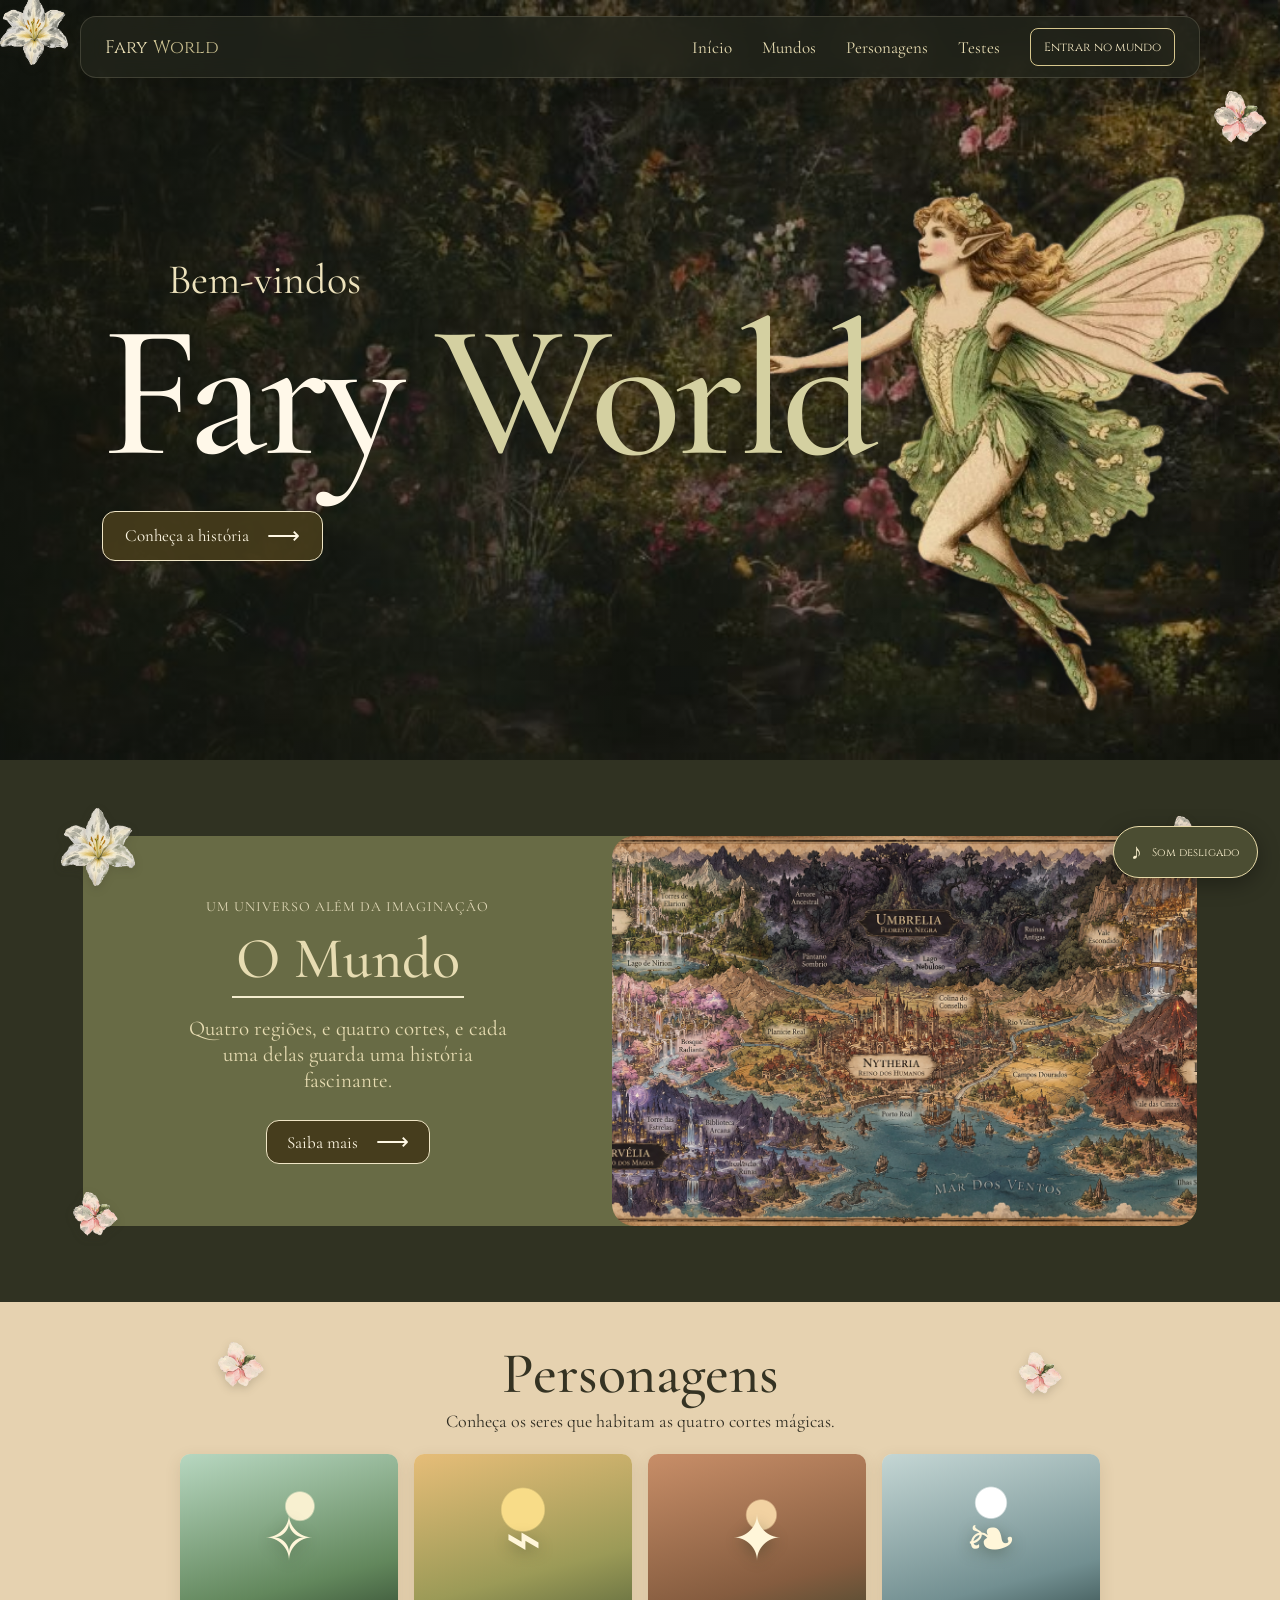
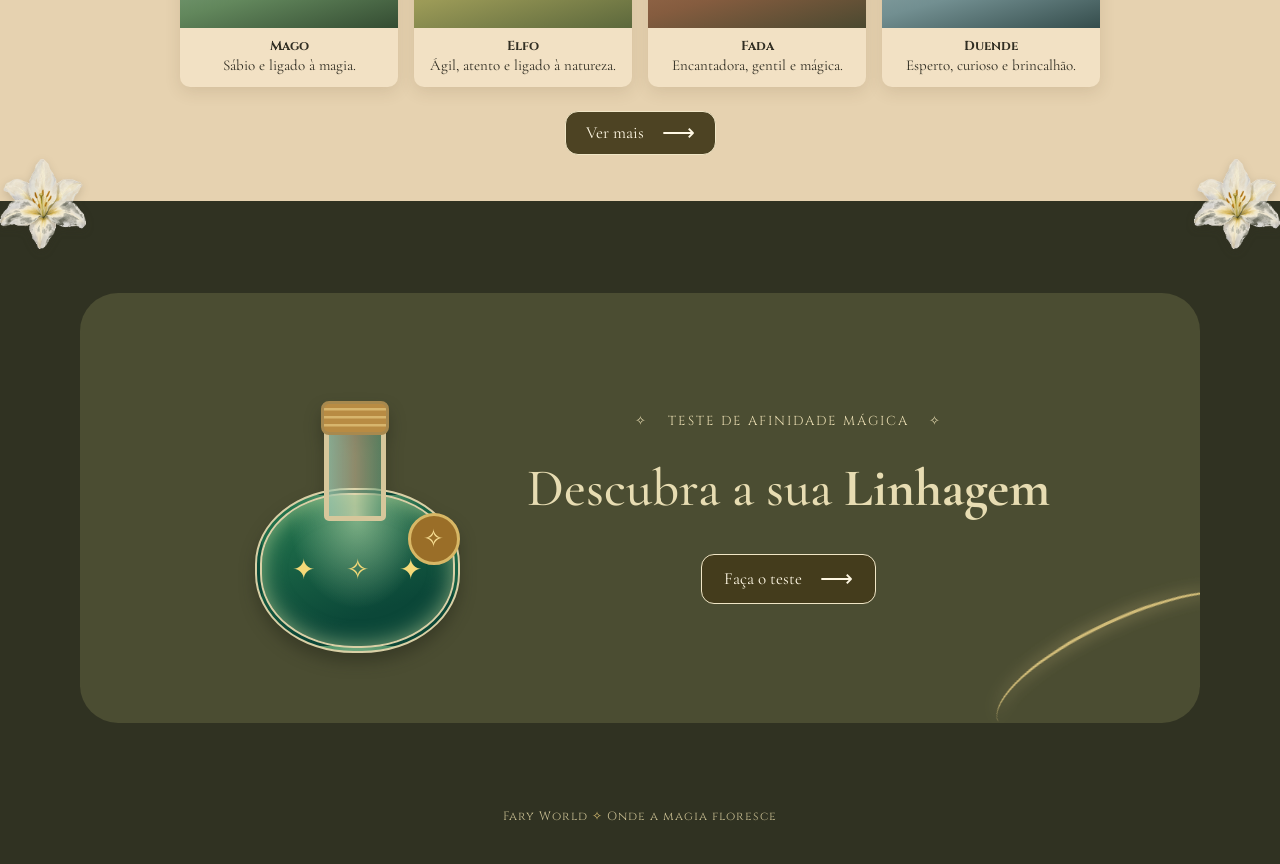
<file: index.html>
<!DOCTYPE html>
<html lang="pt-BR">
<head>
  <meta charset="UTF-8">
  <meta name="viewport" content="width=device-width, initial-scale=1.0">
  <meta name="theme-color" content="#303222">
  <meta name="description" content="Fary World — um universo de florestas encantadas, cortes mágicas e descobertas.">
  <title>Fary World | Entre no mundo mágico</title>
  <link rel="preconnect" href="https://fonts.googleapis.com">
  <link rel="preconnect" href="https://fonts.gstatic.com" crossorigin>
  <link href="https://fonts.googleapis.com/css2?family=Cinzel:wght@400;500;600;700&family=Cormorant+Garamond:wght@400;500;600;700&display=swap" rel="stylesheet">
  <link rel="stylesheet" href="style.css">
</head>
<body>
  <header class="site-header">
    <a class="logo" href="index.html" aria-label="Fary World - início">Fary <span>World</span></a>
    <button class="menu-toggle" type="button" aria-label="Abrir menu" aria-expanded="false"><span></span><span></span><span></span></button>
    <nav class="main-nav" id="navegacao-principal" aria-label="Navegação principal">
      <a href="#inicio">Início</a>
      <a href="mapa.html">Mundos</a>
      <a href="personagens.html">Personagens</a>
      <a href="quiz.html">Testes</a>
      <a class="nav-login" href="login.html">Entrar no mundo</a>
    </nav>
  </header>

  <main>
    <section class="hero" id="inicio">
      <div class="hero-shade"></div>
      <div class="hero-copy">
        <p class="eyebrow">Bem-vindos</p>
        <h1>Fary <span>World</span></h1>
        <a class="magic-button" href="#historia-modal" id="abrir-historia">Conheça a história <span aria-hidden="true">⟶</span></a>
      </div>
      <img class="hero-fairy" src="assets/fada.png" alt="Fada vintage com vestido verde e asas delicadas">
      <img class="decorative-flower hero-lily" src="assets/flor-lirio.png" alt="">
      <img class="decorative-flower hero-pink" src="assets/flor-rosa.png" alt="">
      <span class="hero-roses" aria-hidden="true"></span>
    </section>

    <section class="world-section" id="historia">
      <div class="world-panel" id="mundos">
        <div class="world-text">
          <p class="section-kicker">Um universo além da imaginação</p>
          <h2>O Mundo</h2>
          <p>Quatro regiões, e quatro cortes, e cada uma delas guarda uma história fascinante.</p>
          <a class="magic-button magic-button-small" href="mapa.html">Saiba mais <span aria-hidden="true">⟶</span></a>
        </div>
        <img src="assets/mapa.png" alt="Floresta encantada com um rio de águas brilhantes">
        <img class="decorative-flower world-lily" src="assets/flor-lirio.png" alt="">
        <img class="decorative-flower world-pink-top" src="assets/flor-rosa.png" alt="">
        <img class="decorative-flower world-pink-bottom" src="assets/flor-rosa.png" alt="">
      </div>
    </section>

    <section class="characters-section" id="personagens">
      <img class="decorative-flower character-pink-left" src="assets/flor-rosa.png" alt="">
      <img class="decorative-flower character-pink-right" src="assets/flor-rosa.png" alt="">
      <h2>Personagens</h2>
      <p class="characters-intro">Conheça os seres que habitam as quatro cortes mágicas.</p>
      <div class="character-grid">
        <a class="character-card character-card-link" href="personagens.html" aria-label="Conhecer todos os personagens">
          <div class="character-art art-spring"><span>✧</span></div>
          <h3>Mago</h3><p>Sábio e ligado à magia.</p>
        </a>
        <a class="character-card character-card-link" href="personagens.html" aria-label="Conhecer todos os personagens">
          <div class="character-art art-summer"><span>⌁</span></div>
          <h3>Elfo</h3><p>Ágil, atento e ligado à natureza.</p>
        </a>
        <a class="character-card character-card-link" href="personagens.html" aria-label="Conhecer todos os personagens">
          <div class="character-art art-autumn"><span>✦</span></div>
          <h3>Fada</h3><p>Encantadora, gentil e mágica.</p>
        </a>
        <a class="character-card character-card-link" href="personagens.html" aria-label="Conhecer todos os personagens">
          <div class="character-art art-winter"><span>❧</span></div>
          <h3>Duende</h3><p>Esperto, curioso e brincalhão.</p>
        </a>
      </div>
      <a class="magic-button magic-button-small" href="personagens.html">Ver mais <span aria-hidden="true">⟶</span></a>
    </section>

    <div class="section-separator" aria-hidden="true">
      <img class="decorative-flower separator-lily separator-lily-left" src="assets/flor-lirio.png" alt="">
      <img class="decorative-flower separator-lily separator-lily-right" src="assets/flor-lirio.png" alt="">
    </div>

    <!-- Mantido no index como no layout original: chamada visual para o teste com a poção. -->
    <section class="lineage-section" id="testes">
      <div class="potion-art" aria-hidden="true">
        <div class="potion-cork"></div><div class="potion-neck"></div>
        <div class="potion-bottle"><span>✦</span><span>✧</span><span>✦</span></div>
        <span class="potion-seal">✧</span>
      </div>
      <div class="lineage-copy">
        <p class="lineage-kicker">✧　 TESTE DE AFINIDADE MÁGICA　 ✧</p>
        <h2>Descubra a sua <strong>Linhagem</strong></h2>
        <a class="magic-button" href="quiz.html">Faça o teste <span aria-hidden="true">⟶</span></a>
      </div>
      <div class="golden-spark" aria-hidden="true"></div>
    </section>
  </main>

<div class="mapa-overlay historia-overlay" id="historia-modal" aria-hidden="true">
        <article class="mapa-janela historia-janela" role="dialog"
            aria-modal="true"
            aria-labelledby="historia-titulo"
            tabindex="-1">

            <button type="button" class="mapa-fechar" id="historia-fechar"
                aria-label="Fechar história">×</button>

            <div class="mapa-capa historia-capa">
                <span class="mapa-categoria">UMA JORNADA ENTRE REINOS</span>
            </div>

            <div class="mapa-informacoes">
                <span class="mapa-selo">✦ CRÔNICAS DE FAIRYWORLD ✦</span>

                <h2 id="historia-titulo">FairyWorld</h2>

                <p class="mapa-descricao">
                    Sete reinos. Uma herdeira. Um destino que jamais deveria ter sido seu.
                </p>

                <h3>Sinopse</h3>

                <p class="mapa-historia">
                    Quando um sono profundo e inexplicável se abate sobre seu reino,
                    deixando para trás devastação, silêncio e um povo sem esperança,
                    Elorya vê o mundo que conhecia desmoronar diante de seus olhos.
                    Agora, à sombra do legado de seu pai, a jovem herdeira deverá
                    provar que é digna de governar os sete reinos de FairyWorld.
                </p>

                <p class="mapa-historia">
                    Mas conquistar a confiança de sete povos será apenas o começo.
                    Ao lado de aliados improváveis, Elorya partirá em uma jornada
                    perigosa em busca de um arquimago tão poderoso quanto temido,
                    cuja magia é capaz de subjugar até os seres mais extraordinários
                    e arrancar deles seus próprios dons.
                </p>

                <p class="mapa-historia">
                    Entre terras esquecidas, alianças frágeis e inimigos ocultos,
                    a jovem descobrirá que nem todas as verdades foram feitas
                    para serem reveladas. Em seu caminho, encontrará amores
                    que desafiarão suas certezas, segredos capazes de destruir
                    tudo aquilo em que acredita e perdas para as quais nenhuma
                    coroa poderia prepará-la.
                </p>

                <p class="mapa-historia">
                    Pois, enquanto os reinos aguardam por uma soberana,
                    Elorya precisará enfrentar algo muito maior do que
                    o medo de fracassar: a possibilidade de que salvar
                    seu mundo lhe custe tudo o que ama.
                </p>
            </div>
        </article>
    </div>



  <footer class="site-footer"><p>Fary World <span>✧</span> Onde a magia floresce</p></footer>

  <!-- Trilha sonora original em estilo de sinos mágicos; só toca após interação do visitante. -->
  <audio id="ambient-audio" loop preload="none">
    <source src="assets/som-de-fada.mp3" type="audio/mpeg">
  </audio>
  <button class="sound-toggle" id="sound-toggle" type="button" aria-pressed="false" aria-label="Ligar som de fada">
    <span class="sound-icon" aria-hidden="true">♫</span><span class="sound-label">Som desligado</span>
  </button>

  <script src="https://code.jquery.com/jquery-3.7.1.min.js"></script>
  <script src="script.js"></script>
    <script src="script-personagens-mundos.js" defer></script>
</body>
</html>
</file>
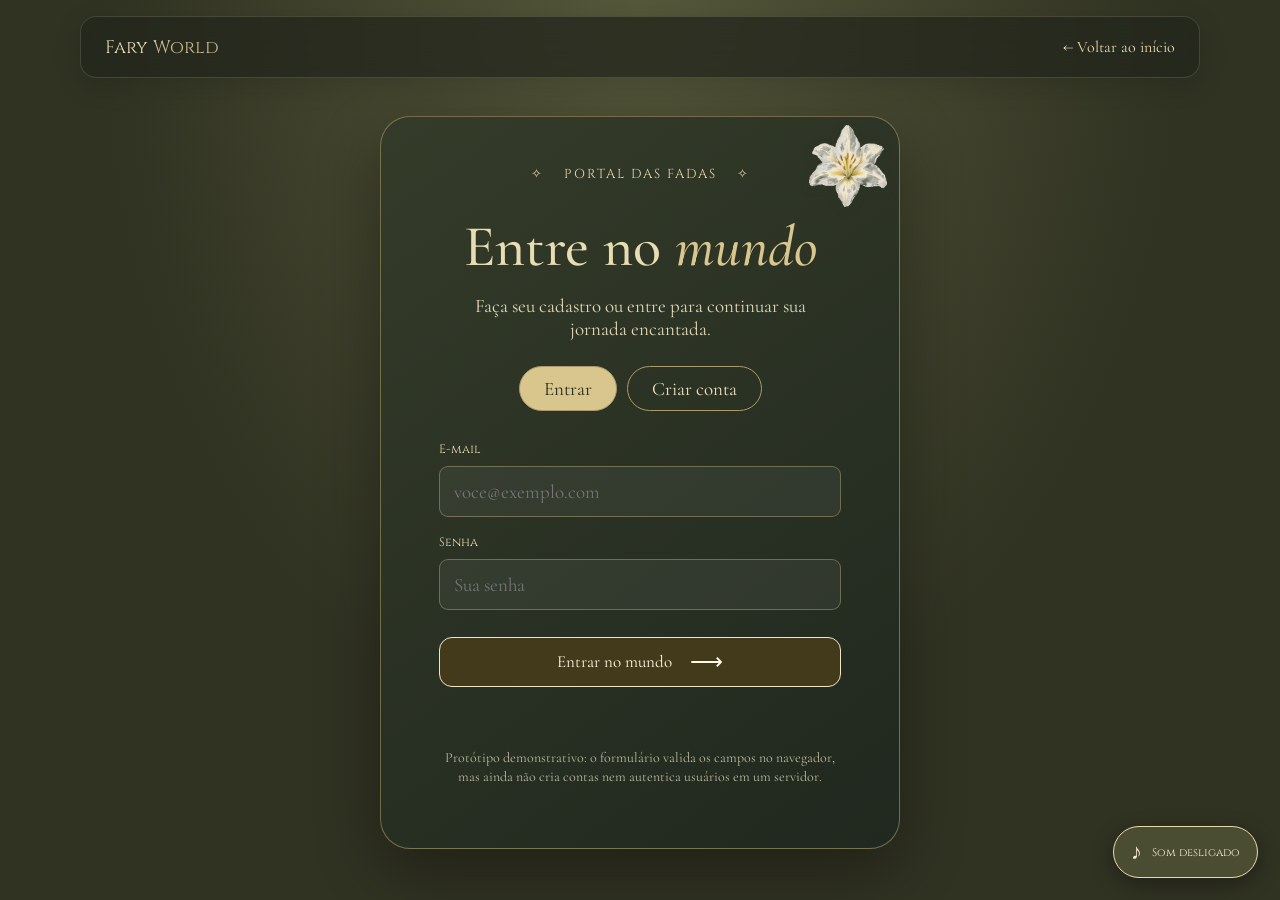
<file: login.html>
<!DOCTYPE html>
<html lang="pt-BR">
<head>
  <meta charset="UTF-8"><meta name="viewport" content="width=device-width, initial-scale=1.0">
  <meta name="theme-color" content="#303222"><title>Entrar no Mundo | Fary World</title>
  <link rel="preconnect" href="https://fonts.googleapis.com"><link rel="preconnect" href="https://fonts.gstatic.com" crossorigin>
  <link href="https://fonts.googleapis.com/css2?family=Cinzel:wght@400;500;600;700&family=Cormorant+Garamond:wght@400;500;600;700&display=swap" rel="stylesheet">
  <link rel="stylesheet" href="style.css">
</head>
<body class="subpage">
  <header class="site-header">
    <a class="logo" href="index.html">Fary <span>World</span></a>
    <a class="back-home" href="index.html">← Voltar ao início</a>
  </header>
  <main class="account-page">
    <section class="account-card">
      <img class="decorative-flower account-flower" src="assets/flor-lirio.png" alt="">
      <p class="lineage-kicker">✧　 PORTAL DAS FADAS　 ✧</p>
      <h1>Entre no <em>mundo</em></h1>
      <p class="account-description">Faça seu cadastro ou entre para continuar sua jornada encantada.</p>
      <div class="account-tabs" role="tablist" aria-label="Acesso à conta">
        <button class="account-tab active" type="button" data-panel="login-panel">Entrar</button>
        <button class="account-tab" type="button" data-panel="register-panel">Criar conta</button>
      </div>
      <form id="login-panel" class="account-form active">
        <label for="login-email">E-mail</label><input id="login-email" type="email" placeholder="voce@exemplo.com" required>
        <label for="login-password">Senha</label><input id="login-password" type="password" placeholder="Sua senha" required minlength="6">
        <button class="magic-button form-submit" type="submit">Entrar no mundo <span>⟶</span></button>
      </form>
      <form id="register-panel" class="account-form">
        <label for="register-name">Nome de viajante</label><input id="register-name" type="text" placeholder="Como devemos chamar você?" required>
        <label for="register-email">E-mail</label><input id="register-email" type="email" placeholder="voce@exemplo.com" required>
        <label for="register-password">Crie uma senha</label><input id="register-password" type="password" placeholder="Mínimo de 6 caracteres" required minlength="6">
        <button class="magic-button form-submit" type="submit">Criar minha conta <span>⟶</span></button>
      </form>
      <p class="form-feedback" aria-live="polite"></p>
      <p class="demo-note">Protótipo demonstrativo: o formulário valida os campos no navegador, mas ainda não cria contas nem autentica usuários em um servidor.</p>
    </section>
  </main>
  <script src="https://code.jquery.com/jquery-3.7.1.min.js"></script><script src="script.js"></script>

  <!-- Som ambiente disponível em todas as páginas -->
  <audio id="ambient-audio" loop preload="none">
    <source src="assets/som-de-fada.mp3" type="audio/mpeg">
  </audio>
  <button class="sound-toggle" id="sound-toggle" type="button" aria-pressed="false" aria-label="Ligar som de fada">
    <span class="sound-icon" aria-hidden="true">♫</span><span class="sound-label">Som desligado</span>
  </button>
</body>
</html>
</file>
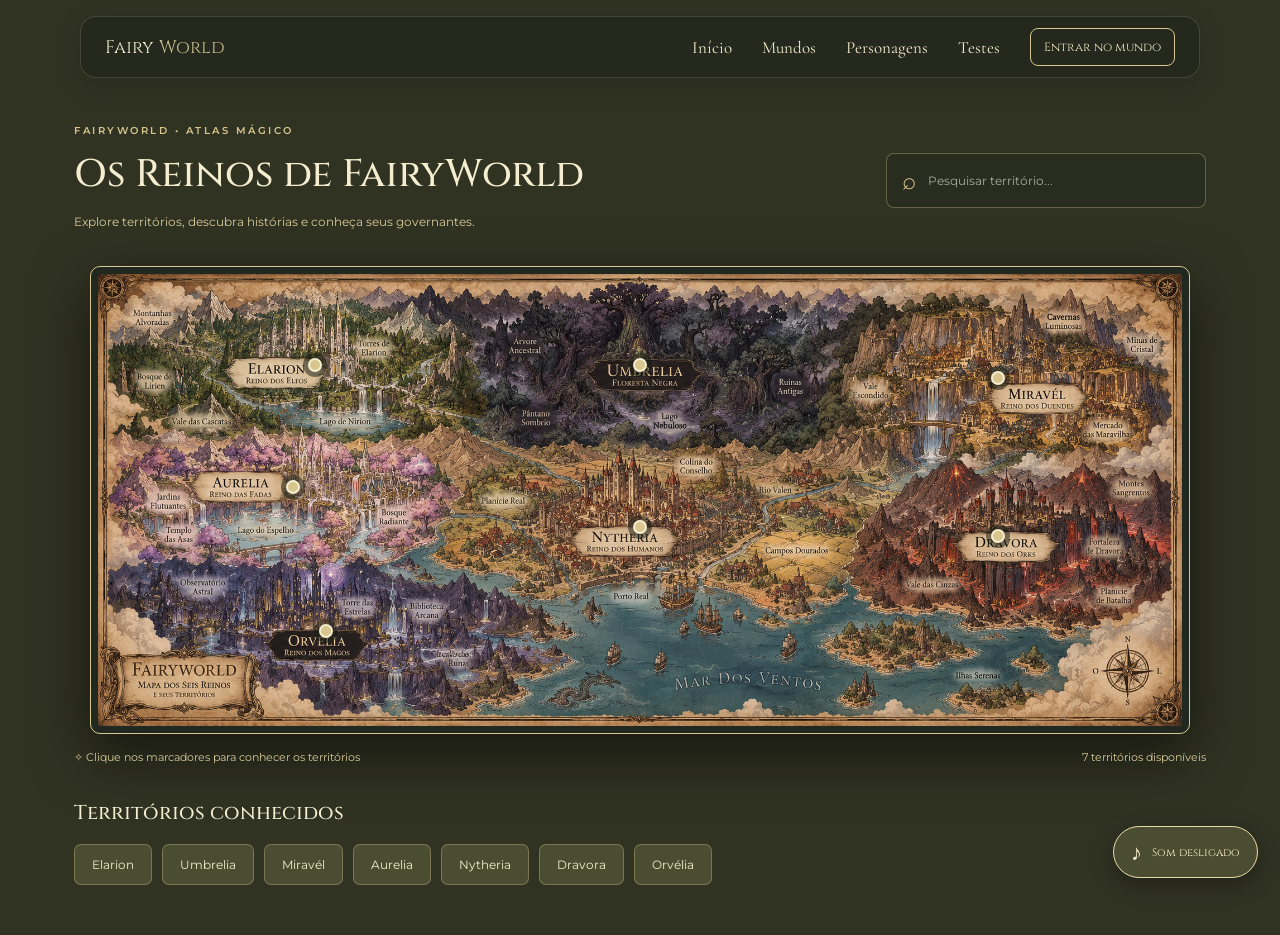
<file: mapa.html>
<!DOCTYPE html>
<html lang="pt-BR">
<head>
    <meta charset="UTF-8">
    <meta name="viewport" content="width=device-width, initial-scale=1.0">
    <title>Mapa dos Reinos | FairyWorld</title>
<link href="https://fonts.googleapis.com/css2?family=Cinzel:wght@400;500;600;700&family=Cormorant+Garamond:wght@400;500;600;700&family=Montserrat:wght@400;500;600;700&display=swap" rel="stylesheet">
    <link rel="stylesheet" href="style.css">
</head>

<body class="mapa-pagina">

    <header class="site-header">
        <a class="logo" href="index.html" aria-label="FairyWorld - início">
            Fairy <span>World</span>
        </a>

        <button class="menu-toggle" type="button"
            aria-label="Abrir menu"
            aria-expanded="false"
            aria-controls="navegacao-principal">
            <span></span>
            <span></span>
            <span></span>
        </button>

        <nav class="main-nav" id="navegacao-principal"
            aria-label="Navegação principal">
            <a href="index.html#inicio">Início</a>
            <a href="mapa.html" aria-current="page">Mundos</a>
            <a href="personagens.html">Personagens</a>
            <a href="quiz.html">Testes</a>
            <a class="nav-login" href="login.html">Entrar no mundo</a>
        </nav>
    </header>

    <main class="mapa-conteudo">

        <header class="mapa-cabecalho">
            <div>
                <span class="mapa-etiqueta">
                    FAIRYWORLD • ATLAS MÁGICO
                </span>
                <h1>Os Reinos de FairyWorld</h1>
                <p>Explore territórios, descubra histórias e conheça seus governantes.</p>
            </div>

            <div class="mapa-pesquisa">
                <span aria-hidden="true">⌕</span>
                <input type="search" id="mapa-pesquisar"
                    placeholder="Pesquisar território..."
                    aria-label="Pesquisar territórios"
                    autocomplete="off">
            </div>
        </header>

        <section class="mapa-moldura">
            <div class="mapa-imagem-area">
                <img src="assets/mapa.png"
                    alt="Mapa dos reinos de FairyWorld"
                    class="mapa-imagem">

                <button type="button" class="mapa-ponto"
                    data-reino="elarion"
                    aria-label="Conhecer Elarion"
                    style="--x:20%;--y:20%">
                    <span class="mapa-marcador"></span>
                    <span class="mapa-nome">Elarion</span>
                </button>

                <button type="button" class="mapa-ponto"
                    data-reino="umbrelia"
                    aria-label="Conhecer Umbrelia"
                    style="--x:50%;--y:20%">
                    <span class="mapa-marcador"></span>
                    <span class="mapa-nome">Umbrelia</span>
                </button>

                <button type="button" class="mapa-ponto"
                    data-reino="miravel"
                    aria-label="Conhecer Miravél"
                    style="--x:83%;--y:23%">
                    <span class="mapa-marcador"></span>
                    <span class="mapa-nome">Miravél</span>
                </button>

                <button type="button" class="mapa-ponto"
                    data-reino="aurelia"
                    aria-label="Conhecer Aurelia"
                    style="--x:18%;--y:47%">
                    <span class="mapa-marcador"></span>
                    <span class="mapa-nome">Aurelia</span>
                </button>

                <button type="button" class="mapa-ponto"
                    data-reino="nytheria"
                    aria-label="Conhecer Nytheria"
                    style="--x:50%;--y:56%">
                    <span class="mapa-marcador"></span>
                    <span class="mapa-nome">Nytheria</span>
                </button>

                <button type="button" class="mapa-ponto"
                    data-reino="dravora"
                    aria-label="Conhecer Dravora"
                    style="--x:83%;--y:58%">
                    <span class="mapa-marcador"></span>
                    <span class="mapa-nome">Dravora</span>
                </button>

                <button type="button" class="mapa-ponto"
                    data-reino="orvelia"
                    aria-label="Conhecer Orvélia"
                    style="--x:21%;--y:79%">
                    <span class="mapa-marcador"></span>
                    <span class="mapa-nome">Orvélia</span>
                </button>
            </div>
        </section>

        <div class="mapa-legenda">
            <span>✧ Clique nos marcadores para conhecer os territórios</span>
            <span id="mapa-contador">7 territórios disponíveis</span>
        </div>

        <section class="mapa-listagem">
            <h2>Territórios conhecidos</h2>
            <div class="mapa-atalhos" id="mapa-atalhos"></div>
        </section>

    </main>

    <div class="mapa-overlay" id="mapa-modal" aria-hidden="true">
        <article class="mapa-janela" role="dialog"
            aria-modal="true"
            aria-labelledby="mapa-titulo"
            tabindex="-1">

            <button type="button" class="mapa-fechar"
                id="mapa-fechar" aria-label="Fechar">×</button>

            <div class="mapa-capa" id="mapa-capa">
                <span class="mapa-categoria" id="mapa-categoria"></span>
            </div>

            <div class="mapa-informacoes">
                <span class="mapa-selo">✦ CRÔNICAS DE FAIRYWORLD</span>

                <h2 id="mapa-titulo"></h2>
                <p class="mapa-descricao" id="mapa-descricao"></p>

                <div class="mapa-dados">
                    <div>
                        <span>GOVERNANTE</span>
                        <strong id="mapa-governante"></strong>
                    </div>
                    <div>
                        <span>HABITANTES</span>
                        <strong id="mapa-habitantes"></strong>
                    </div>
                    <div>
                        <span>MAGIA PREDOMINANTE</span>
                        <strong id="mapa-magia"></strong>
                    </div>
                    <div>
                        <span>LOCAL IMPORTANTE</span>
                        <strong id="mapa-local"></strong>
                    </div>
                </div>

                <h3>História do território</h3>
                <p class="mapa-historia" id="mapa-historia"></p>

                <div class="mapa-navegacao">
                    <button type="button" id="mapa-anterior">
                        ← Anterior
                    </button>
                    <span id="mapa-indice"></span>
                    <button type="button" id="mapa-proximo">
                        Próximo →
                    </button>
                </div>
            </div>
        </article>
    </div>

    <script src="https://code.jquery.com/jquery-3.7.1.min.js"></script>
    <script src="script.js"></script>
    <script src="script-personagens-mundos.js" defer></script>

  <!-- Som ambiente disponível em todas as páginas -->
  <audio id="ambient-audio" loop preload="none">
    <source src="assets/som-de-fada.mp3" type="audio/mpeg">
  </audio>
  <button class="sound-toggle" id="sound-toggle" type="button" aria-pressed="false" aria-label="Ligar som de fada">
    <span class="sound-icon" aria-hidden="true">♫</span><span class="sound-label">Som desligado</span>
  </button>
</body>
</html>
</file>
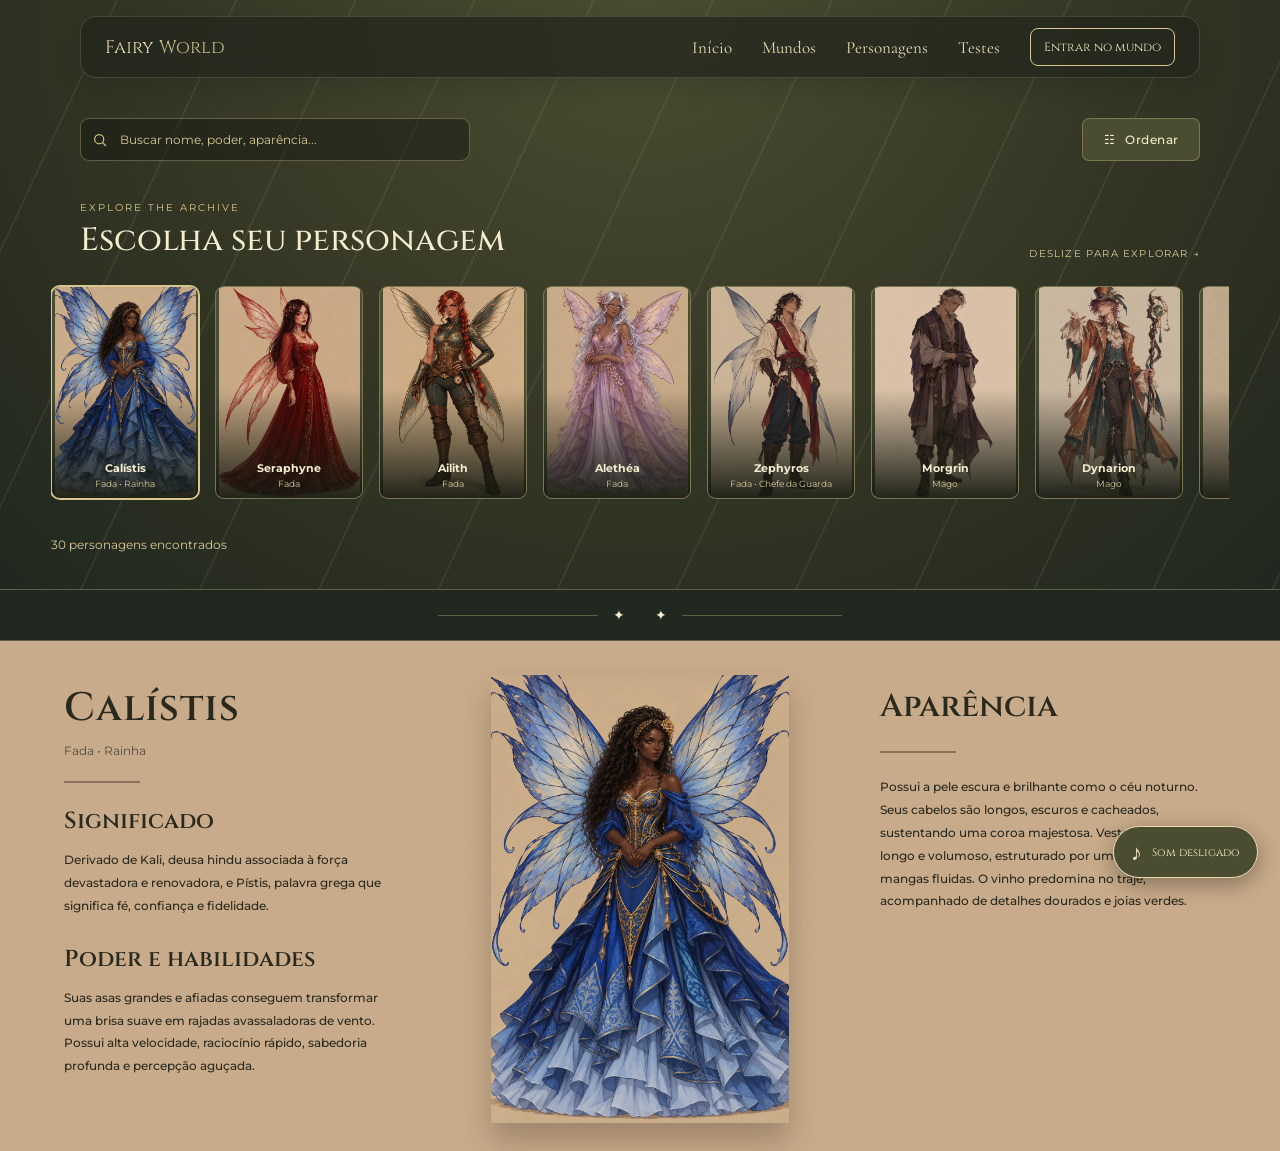
<file: personagens.html>
<!DOCTYPE html>
<html lang="pt-BR">
<head>
    <meta charset="UTF-8">
    <meta name="viewport" content="width=device-width, initial-scale=1.0">
    <meta name="theme-color" content="#303222">
    <title>Personagens | FairyWorld</title>

    <link rel="preconnect" href="https://fonts.googleapis.com">
    <link rel="preconnect" href="https://fonts.gstatic.com" crossorigin>
    <link href="https://fonts.googleapis.com/css2?family=Cinzel:wght@400;500;600;700&family=Cormorant+Garamond:wght@400;500;600;700&family=Montserrat:wght@400;500;600;700&display=swap" rel="stylesheet">

    <link rel="stylesheet" href="style.css">

    <script src="https://code.jquery.com/jquery-3.7.1.min.js" defer></script>
    <script src="script.js" defer></script>
</head>

<body class="pagina-personagens">

    <header class="site-header">
        <a class="logo" href="index.html" aria-label="FairyWorld - início">
            Fairy <span>World</span>
        </a>

        <button
            class="menu-toggle"
            type="button"
            aria-label="Abrir menu"
            aria-expanded="false"
        >
            <span></span>
            <span></span>
            <span></span>
        </button>

        <nav class="main-nav" aria-label="Navegação principal">
            <a href="index.html#inicio">Início</a>
            <a href="mapa.html">Mundos</a>
            <a href="personagens.html" aria-current="page">Personagens</a>
            <a href="quiz.html">Testes</a>
            <a class="nav-login" href="login.html">Entrar no mundo</a>
        </nav>
    </header>

    <main class="pagina">

        <section class="topo-personagens">

            <div class="acoes-topo">

                <div class="pesquisa">
                    <svg
                        viewBox="0 0 24 24"
                        fill="none"
                        stroke="currentColor"
                        stroke-width="1.8"
                        aria-hidden="true"
                    >
                        <circle cx="10.8" cy="10.8" r="6.8"></circle>
                        <path d="m16 16 5 5"></path>
                    </svg>

                    <input
                        type="search"
                        id="pesquisar"
                        placeholder="Buscar nome, poder, aparência..."
                        aria-label="Pesquisar personagens"
                        autocomplete="off"
                    >
                </div>

                <div class="menu-container">

                    <button
                        type="button"
                        class="botao-redondo botao-menu"
                        id="menu"
                        aria-label="Ordenar personagens"
                        aria-expanded="false"
                        aria-controls="menu-opcoes"
                    >
                        <span aria-hidden="true">☷</span>
                        <span>Ordenar</span>
                    </button>

                    <div class="menu-opcoes" id="menu-opcoes">
                        <p class="menu-titulo">ORGANIZAR CATÁLOGO</p>

                        <button type="button" id="mostrar-todos">
                            Todos os personagens
                        </button>

                        <button type="button" id="ordenar-az">
                            Ordem alfabética (A–Z)
                        </button>

                        <button type="button" id="ordenar-za">
                            Ordem alfabética (Z–A)
                        </button>

                        <div class="menu-divisor"></div>

                        <button type="button" id="limpar">
                            Limpar pesquisa
                        </button>
                    </div>

                </div>
            </div>

            <div class="catalogo-cabecalho">
                <div>
                    <span class="catalogo-etiqueta">
                        EXPLORE THE ARCHIVE
                    </span>

                    <h1>Escolha seu personagem</h1>
                </div>

                <span class="catalogo-indicacao">
                    DESLIZE PARA EXPLORAR →
                </span>
            </div>

            <div class="carrossel-area">
                <div class="carrossel" id="carrossel"></div>
            </div>

            <div class="rodape-catalogo">
                <p
                    class="contador-personagens"
                    id="contador-personagens"
                    aria-live="polite"
                >
                    30 personagens encontrados
                </p>
            </div>

        </section>

        <div class="faixa-personagens" aria-hidden="true">
            <span class="faixa-linha"></span>
            <span class="faixa-ornamento">✦</span>
            <span class="faixa-texto"></span>
            <span class="faixa-ornamento">✦</span>
            <span class="faixa-linha"></span>
        </div>

        <section class="detalhes" id="detalhes">

            <div class="detalhes-conteudo">

                <div class="coluna-esquerda">

    

                    <h2 class="titulo-principal" id="nome-principal"></h2>

                    <p class="tipo-personagem" id="tipo-personagem"></p>

                    <div class="traco"></div>

                    <div class="bloco-personagem">
                        <h3>Significado</h3>
                        <p id="significado"></p>
                    </div>

                    <div class="bloco-personagem">
                        <h3>Poder e habilidades</h3>
                        <p id="poder"></p>
                    </div>

                </div>

                <div class="centro">
                    <div class="aura"></div>

                    <img
                        class="imagem-principal"
                        id="imagem-principal"
                        alt="Personagem selecionado"
                    >
                </div>

                <div class="coluna-direita">

    

                    <h2 class="titulo-lateral">Aparência</h2>

                    <div class="traco"></div>

                    <p class="descricao" id="aparencia"></p>

                </div>

            </div>
        </section>

    </main>

    <script>
        document.addEventListener("DOMContentLoaded", function() {
            if (typeof window.jQuery === "undefined") return;

            const $ = window.jQuery;
            const carrossel = document.getElementById("carrossel");
            const detalhes = document.getElementById("detalhes");
            const botaoOrdenar = document.getElementById("menu");
            const menuOpcoes = document.getElementById("menu-opcoes");

            function fecharMenu() {
                $(menuOpcoes).stop(true, true).fadeOut(150);
                botaoOrdenar.setAttribute("aria-expanded", "false");
            }

            function ordenarPersonagens(sentido) {
                if (
                    typeof listaAtual === "undefined" ||
                    typeof renderizarCards !== "function"
                ) {
                    return;
                }

                listaAtual.sort(function(a, b) {
                    return a.nome.localeCompare(b.nome, "pt-BR") * sentido;
                });

                renderizarCards();
                fecharMenu();
            }

            $("#ordenar-az").on("click", function() {
                ordenarPersonagens(1);
            });

            $("#ordenar-za").on("click", function() {
                ordenarPersonagens(-1);
            });

            if (carrossel && detalhes) {
                carrossel.addEventListener("click", function(evento) {
                    const card = evento.target.closest(".card-personagem");

                    if (!card) return;

                    setTimeout(function() {
                        detalhes.scrollIntoView({
                            behavior: "smooth",
                            block: "start"
                        });
                    }, 150);
                });

                carrossel.addEventListener("wheel", function(evento) {
                    if (
                        window.innerWidth > 768 &&
                        Math.abs(evento.deltaY) > Math.abs(evento.deltaX) &&
                        carrossel.scrollWidth > carrossel.clientWidth
                    ) {
                        evento.preventDefault();
                        carrossel.scrollLeft += evento.deltaY;
                    }
                }, { passive: false });
            }
        });
    </script>

    <script src="script-personagens-mundos.js" defer></script>

  <!-- Som ambiente disponível em todas as páginas -->
  <audio id="ambient-audio" loop preload="none">
    <source src="assets/som-de-fada.mp3" type="audio/mpeg">
  </audio>
  <button class="sound-toggle" id="sound-toggle" type="button" aria-pressed="false" aria-label="Ligar som de fada">
    <span class="sound-icon" aria-hidden="true">♫</span><span class="sound-label">Som desligado</span>
  </button>
</body>
</html>
</file>
<file: style.css>
:root {
    --fundo: #303222;
    --fundo-secundario: #4b4d32;
    --card: #4b4d32;
    --ciano: #d8c68e;
    --ciano-claro: #f4edcf;
    --texto: #f4edcf;
    --texto-suave: #d8ca99;
    --linha: rgba(216, 198, 142, .48);
    --fonte: 'Montserrat', sans-serif;
    --titulo: 'Cinzel', serif;
    --mapa-fundo: #303222;
    --mapa-card: #292d20;
    --mapa-ouro: #e7dcb2;
    --mapa-texto: #f4edcf;
    --mapa-suave: #d0c8aa;
    --mapa-borda: #b6a56c;
    --forest: #303222;
    --forest-light: #4b4c31;
    --olive: #686b45;
    --gold: #e7dcb2;
    --gold-dark: #b6a56c;
    --ink: #29291e;
    --parchment: #e8d3ad;
    --serif: "Cormorant Garamond",Georgia,serif;
    --display: "Cinzel",Georgia,serif;
    --tone-01: #ebe0be29;
    --tone-02: #23251bbd;
    --tone-03: #0002;
    --tone-04: #c7bd8e;
    --tone-05: #e5c978;
    --tone-06: #d7c78e;
    --tone-07: #f3e7c2;
    --tone-08: #f0e6c6;
    --tone-09: #fff8e4;
    --tone-10: #453b1bf0;
    --tone-11: #71643a;
    --tone-12: #0003;
    --tone-13: #0f130dbd;
    --tone-14: #12160f66;
    --tone-15: #0f130d22;
    --tone-16: #eee3bd;
    --tone-17: #fff8e9;
    --tone-18: #d4d0a1;
    --tone-19: #0005;
    --tone-20: #30291b35;
    --tone-21: #bb8964;
    --tone-22: #9e7152;
    --tone-23: #bd8c67;
    --tone-24: #0008;
    --tone-25: #e2d9b8;
    --tone-26: #f4edcf;
    --tone-27: #d9bd91;
    --tone-28: #e8d3ad22;
    --tone-29: #353323;
    --tone-30: #fff4d77a;
    --tone-31: #54432320;
    --tone-32: #fff6d9;
    --tone-33: #29351d66;
    --tone-34: #f8f0d0;
    --tone-35: #b7d7c0;
    --tone-36: #62875c;
    --tone-37: #344c32;
    --tone-38: #f8dc88;
    --tone-39: #e6bd78;
    --tone-40: #9b9a57;
    --tone-41: #5c683c;
    --tone-42: #f2d2a2;
    --tone-43: #c88e68;
    --tone-44: #855c3f;
    --tone-45: #4b4930;
    --tone-46: #fff;
    --tone-47: #c4d6d4;
    --tone-48: #728f91;
    --tone-49: #354d4c;
    --tone-50: #4b4d32;
    --tone-51: #15180f55;
    --tone-52: #d6c79b;
    --tone-53: #9bc4aacc;
    --tone-54: #e6dcb377;
    --tone-55: #689d7aaa;
    --tone-56: #a8894e;
    --tone-57: #b88b43;
    --tone-58: #d7b56d;
    --tone-59: #d9d0a6;
    --tone-60: #d4f0bd88;
    --tone-61: #267b50;
    --tone-62: #0b4738;
    --tone-63: #e2efad88;
    --tone-64: #f4d978;
    --tone-65: #d8b765;
    --tone-66: #9a6e28;
    --tone-67: #f8df94;
    --tone-68: #e7dbb0;
    --tone-69: #f4d98b;
    --tone-70: #ffe6a0;
    --tone-71: #c7bd91;
    --tone-72: #e9dba9;
    --tone-73: #f7edcb;
    --tone-74: #e6d7a6;
    --tone-75: #55583a;
    --tone-76: #c9b87977;
    --tone-77: #343b29;
    --tone-78: #20281f;
    --tone-79: #d8c68e;
    --tone-80: #e3d9b8;
    --tone-81: #a99b6b;
    --tone-82: #eee3c0;
    --tone-83: #292b1e;
    --tone-84: #d9c68d;
    --tone-85: #e9dbb1;
    --tone-86: #b5a97777;
    --tone-87: #f8efd5;
    --tone-88: #ffffff0d;
    --tone-89: #e3cd88;
    --tone-90: #d9c68d22;
    --tone-91: #e7d59c;
    --tone-92: #bcb99e;
    --tone-93: #b8aa6b88;
    --tone-94: #343c2a;
    --tone-95: #20291f;
    --tone-96: #e2d9b9;
    --tone-97: #242719;
    --tone-98: #e4d096;
    --tone-99: #b89a54;
    --tone-100: #1d2117;
    --tone-101: #f0dfa9;
    --tone-102: #b9a768;
    --tone-103: #d8ca99;
    --tone-104: #ffffff20;
    --tone-105: #d8c17c;
    --tone-106: #c9c5a8;
    --tone-107: #c3b77c55;
    --tone-108: #f1e8c9;
    --tone-109: #ffffff09;
    --tone-110: #dfc77f;
    --tone-111: #d9c68d20;
    --tone-112: #272a1e;
    --tone-113: #e4d6a8;
    --tone-114: #edb6a8;
    --tone-115: #d7c27f;
    --tone-116: #e6d59c;
    --tone-117: #d7c27f22;
    --tone-118: #c9c19d;
    --tone-119: #ded7b9;
    --tone-120: #e6d9b455;
    --tone-121: #272a1df7;
    --tone-122: #1d211733;
    --tone-123: #d6b98d;
    --tone-124: #d2b487;
}

\* {
    box-sizing: border-box;
}

html {
    scroll-behavior: smooth;
    scroll-padding-top: 88px;
}

body {
    margin: 0;
    color: var(--gold);
    background: var(--forest);
    font-family: var(--serif);
    font-size: 19px;
}

a {
    color: inherit;
    text-decoration: none;
}

button,input {
    font: inherit;
}

button {
    cursor: pointer;
}

.site-header {
    position: fixed;
    z-index: 20;
    top: 16px;
    left: 50%;
    transform: translateX(-50%);
    width: min(92%,1120px);
    min-height: 62px;
    padding: 10px 24px;
    display: flex;
    align-items: center;
    justify-content: space-between;
    gap: 24px;
    border: 1px solid var(--tone-01);
    border-radius: 16px;
    background: var(--tone-02);
    backdrop-filter: blur(12px);
    box-shadow: 0 8px 28px var(--tone-03);
}

.logo {
    font-family: var(--display);
    font-size: 18px;
    white-space: nowrap;
}

.logo span {
    color: var(--tone-04);
}

.main-nav {
    display: flex;
    align-items: center;
    gap: clamp(12px,2.5vw,30px);
}

.main-nav a {
    font-size: 17px;
    transition: color .2s;
}

.main-nav a:hover {
    color: var(--tone-05);
}

.main-nav .nav-login {
    font-family: var(--display);
    font-size: 12px;
    padding: 10px 13px;
    border: 1px solid var(--tone-06);
    border-radius: 8px;
    color: var(--tone-07);
}

.menu-toggle {
    display: none;
    border: 0;
    background: transparent;
    padding: 8px;
}

.menu-toggle span {
    display: block;
    width: 24px;
    height: 2px;
    margin: 5px;
    background: var(--gold);
}

.magic-button,.gold-button {
    display: inline-flex;
    align-items: center;
    justify-content: center;
    gap: 18px;
    min-height: 48px;
    padding: 10px 22px;
    border: 1.5px solid var(--tone-08);
    border-radius: 13px;
    color: var(--tone-09);
    background: var(--tone-10);
    font-size: 17px;
    transition: transform .25s,background .25s,box-shadow .25s;
}

.magic-button:hover,.gold-button:hover {
    transform: translateY(-3px);
    background: var(--tone-11);
    box-shadow: 0 7px 20px var(--tone-12);
}

.magic-button span,.gold-button span {
    font-size: 23px;
}

.magic-button-small {
    min-height: 42px;
    padding: 7px 20px;
}

.hero {
    min-height: 640px;
    height: min(760px,100vh);
    position: relative;
    display: flex;
    align-items: center;
    overflow: hidden;
    background: linear-gradient(115deg, #252c20 0%, #3c4935 55%, #6a7153 100%);
}

.hero-shade {
    position: absolute;
    inset: 0;
    background: linear-gradient(90deg,var(--tone-13),var(--tone-14) 55%,var(--tone-15));
}

.hero-copy {
    position: relative;
    z-index: 3;
    width: min(720px,70%);
    margin-left: max(8%,calc((100% - 1120px)/2));
    padding-top: 55px;
}

.eyebrow {
    margin: 0 0 4px 8%;
    font-size: clamp(26px,4vw,42px);
    color: var(--tone-16);
}

.hero h1 {
    margin: 0 0 34px;
    font-size: clamp(64px,10vw,112px);
    line-height: .98;
    font-weight: 500;
    letter-spacing: -4px;
    color: var(--tone-17);
}

.hero h1 span {
    color: var(--tone-18);
}

.hero-fairy {
    position: absolute;
    z-index: 2;
    width: clamp(300px,47vw,590px);
    right: -2%;
    bottom: 1%;
    filter: drop-shadow(0 12px 12px var(--tone-19));
}

.decorative-flower {
    position: absolute;
    z-index: 4;
    object-fit: contain;
    pointer-events: none;
    filter: drop-shadow(0 3px 4px var(--tone-20));
}

.hero-lily {
    width: 68px;
    left: 0;
    top: -6px;
}

.hero-pink {
    width: 53px;
    right: 1%;
    top: 12%;
}

.hero-roses {
    position: absolute;
    left: 3%;
    bottom: 20%;
    width: 125px;
    height: 145px;
    opacity: .8;
    background: radial-gradient(ellipse at 50% 25%,var(--tone-21) 0 12%,transparent 13%),radial-gradient(ellipse at 30% 55%,var(--tone-22) 0 15%,transparent 16%),radial-gradient(ellipse at 70% 72%,var(--tone-23) 0 13%,transparent 14%);
    filter: drop-shadow(0 2px 4px var(--tone-24));
}

.world-section {
    padding: 76px 6.5%;
    background: var(--forest);
}

.world-panel {
    position: relative;
    display: grid;
    grid-template-columns: .95fr 1.05fr;
    max-width: 1120px;
    min-height: 390px;
    margin: auto;
    border-radius: 4px 22px 22px 4px;
    background: var(--olive);
}

.world-text {
    display: flex;
    flex-direction: column;
    align-items: center;
    justify-content: center;
    padding: 42px 12%;
    text-align: center;
}

.section-kicker {
    margin: 0 0 12px;
    color: var(--tone-25);
    font-size: 14px;
    letter-spacing: 1px;
    text-transform: uppercase;
}

.world-text h2,.characters-section h2 {
    margin: 0 0 18px;
    font-size: clamp(42px,5vw,58px);
    font-weight: 500;
    line-height: 1.1;
}

.world-text h2 {
    border-bottom: 2px solid var(--tone-26);
    padding: 0 4px 5px;
}

.world-text p:not(.section-kicker) {
    max-width: 340px;
    margin: 0 0 26px;
    font-size: 21px;
    line-height: 1.25;
}

.world-panel>img:not(.decorative-flower) {
    width: 100%;
    height: 100%;
    min-height: 390px;
    object-fit: cover;
    border-radius: 22px;
}

.world-lily {
    width: 74px;
    left: -22px;
    top: -28px;
}

.world-pink-top {
    width: 48px;
    right: -15px;
    top: -20px;
}

.world-pink-bottom {
    width: 45px;
    left: -10px;
    bottom: -10px;
}

.characters-section {
    position: relative;
    isolation: isolate;
    width: 100%;
    min-height: 600px;
    overflow: hidden;
    padding: 62px max(6%,calc((100% - 1120px)/2)) 68px;
    color: var(--ink);
    text-align: center;
    background-color: var(--tone-27);
    background-image: none;
    background-position: center;
    background-size: cover;
    background-repeat: no-repeat;
}

.characters-section h2 {
    margin-bottom: 2px;
    color: var(--tone-29);
}

.characters-intro {
    margin: 0 0 30px;
    font-size: 18px;
}

.character-grid {
    display: grid;
    grid-template-columns: repeat(4,1fr);
    gap: 22px;
    max-width: 1050px;
    margin: 0 auto 34px;
}

.character-card {
    overflow: hidden;
    border-radius: 9px;
    background: var(--tone-30);
    box-shadow: 0 5px 16px var(--tone-31);
}

.character-art {
    height: 230px;
    display: grid;
    place-items: center;
    font-size: 75px;
    color: var(--tone-32);
    text-shadow: 0 4px 15px var(--tone-33);
}

.art-spring {
    background: radial-gradient(circle at 55% 30%,var(--tone-34) 0 8%,transparent 9%),linear-gradient(165deg,var(--tone-35),var(--tone-36) 70%,var(--tone-37));
}

.art-summer {
    background: radial-gradient(circle at 50% 32%,var(--tone-38) 0 13%,transparent 14%),linear-gradient(165deg,var(--tone-39),var(--tone-40) 65%,var(--tone-41));
}

.art-autumn {
    background: radial-gradient(circle at 52% 35%,var(--tone-42) 0 9%,transparent 10%),linear-gradient(165deg,var(--tone-43),var(--tone-44) 70%,var(--tone-45));
}

.art-winter {
    background: radial-gradient(circle at 50% 28%,var(--tone-46) 0 9%,transparent 10%),linear-gradient(165deg,var(--tone-47),var(--tone-48) 70%,var(--tone-49));
}

.character-card h3 {
    margin: 13px 8px 2px;
    font-family: var(--display);
    font-size: 14px;
}

.character-card p {
    margin: 0 8px 15px;
    font-size: 16px;
}

.character-pink-left {
    width: 46px;
    left: 17%;
    top: 8%;
}

.character-pink-right {
    width: 43px;
    right: 17%;
    top: 10%;
}

.character-lily-left {
    width: 70px;
    left: -8px;
    bottom: -18px;
}

.character-lily-right {
    width: 70px;
    right: -8px;
    bottom: -18px;
}

.lineage-section {
    position: relative;
    display: flex;
    align-items: center;
    justify-content: center;
    gap: 5%;
    overflow: hidden;
    max-width: 1120px;
    min-height: 430px;
    margin: 85px auto 65px;
    padding: 50px 7%;
    border-radius: 38px;
    background: var(--tone-50);
}

.potion-art {
    position: relative;
    width: 250px;
    height: 300px;
    flex: 0 0 250px;
    filter: drop-shadow(0 9px 8px var(--tone-51));
}

.potion-neck {
    position: absolute;
    z-index: 2;
    left: 94px;
    top: 58px;
    width: 62px;
    height: 105px;
    border: 5px solid var(--tone-52);
    border-radius: 12px 12px 5px 5px;
    background: linear-gradient(90deg,var(--tone-53),var(--tone-54),var(--tone-55));
}

.potion-cork {
    position: absolute;
    z-index: 3;
    left: 91px;
    top: 43px;
    width: 68px;
    height: 34px;
    border: 3px solid var(--tone-56);
    border-radius: 8px;
    background: repeating-linear-gradient(0deg,var(--tone-57) 0 5px,var(--tone-58) 6px 8px);
}

.potion-bottle {
    position: absolute;
    left: 25px;
    top: 130px;
    width: 205px;
    height: 165px;
    display: flex;
    align-items: center;
    justify-content: space-evenly;
    border: 7px double var(--tone-59);
    border-radius: 46% 46% 48% 48%;
    background: radial-gradient(ellipse at 50% 15%,var(--tone-60),transparent 50%),linear-gradient(160deg,var(--tone-61),var(--tone-62) 72%);
    box-shadow: inset 0 0 22px var(--tone-63);
    color: var(--tone-64);
    font-size: 28px;
}

.potion-seal {
    position: absolute;
    z-index: 4;
    right: 20px;
    top: 155px;
    width: 52px;
    height: 52px;
    display: grid;
    place-items: center;
    border: 3px solid var(--tone-65);
    border-radius: 50%;
    background: var(--tone-66);
    color: var(--tone-67);
    font-size: 25px;
}

.lineage-copy {
    position: relative;
    z-index: 2;
    text-align: center;
}

.lineage-kicker {
    margin: 0 0 28px;
    font-family: var(--display);
    font-size: 13px;
    color: var(--tone-68);
    letter-spacing: 2px;
}

.lineage-copy h2 {
    margin: 0 0 35px;
    font-size: clamp(35px,5vw,53px);
    font-weight: 500;
    line-height: 1.15;
}

.lineage-copy h2 strong {
    font-weight: 700;
}

.golden-spark {
    position: absolute;
    width: 280px;
    height: 90px;
    right: -65px;
    bottom: 15px;
    border-top: 3px solid var(--tone-69);
    border-radius: 50%;
    transform: rotate(-25deg);
    filter: drop-shadow(0 0 8px var(--tone-70));
    opacity: .8;
}

.site-footer {
    padding: 8px 20px 28px;
    text-align: center;
    color: var(--tone-71);
    font-family: var(--display);
    font-size: 12px;
    letter-spacing: 1px;
}

.site-footer span {
    color: var(--tone-05);
}

.sound-toggle {
    position: fixed;
    z-index: 30;
    right: 22px;
    bottom: 22px;
    display: flex;
    align-items: center;
    gap: 10px;
    min-height: 52px;
    padding: 10px 17px;
    border: 1px solid var(--tone-72);
    border-radius: 999px;
    color: var(--tone-73);
    background: var(--tone-50);
    box-shadow: 0 6px 22px var(--tone-19);
    cursor: pointer;
    transition: transform .2s,background .2s;
}

.sound-toggle:hover {
    transform: translateY(-3px);
}

.sound-toggle.is-playing {
    color: var(--forest);
    background: var(--tone-74);
}

.sound-icon {
    font-size: 22px;
}

.sound-label {
    font-family: var(--display);
    font-size: 11px;
}

.subpage {
    min-height: 100vh;
    background: radial-gradient(ellipse at 50% 0%,var(--tone-75) 0,var(--forest) 60%);
}

.back-home {
    font-size: 16px;
}

.account-page {
    min-height: 100vh;
    display: grid;
    place-items: center;
    padding: 115px 20px 50px;
}

.account-card {
    position: relative;
    width: min(100%,520px);
    padding: 48px clamp(24px,6vw,58px);
    border: 1px solid var(--tone-76);
    border-radius: 30px;
    background: linear-gradient(145deg,var(--tone-77),var(--tone-78));
    box-shadow: 0 22px 65px var(--tone-19);
    text-align: center;
    overflow: hidden;
}

.account-flower {
    width: 78px;
    right: 12px;
    top: 8px;
}

.account-card h1,.quiz-intro h1 {
    margin: 0 0 12px;
    font-size: clamp(40px,7vw,58px);
    font-weight: 500;
}

.account-card h1 em {
    color: var(--tone-79);
}

.account-description {
    margin: 0 auto 26px;
    max-width: 350px;
    color: var(--tone-80);
}

.account-tabs {
    display: flex;
    justify-content: center;
    gap: 10px;
    margin-bottom: 22px;
}

.account-tab {
    padding: 10px 24px;
    border: 1px solid var(--tone-81);
    border-radius: 30px;
    color: var(--tone-82);
    background: transparent;
}

.account-tab.active {
    color: var(--tone-83);
    background: var(--tone-84);
}

.account-form {
    display: none;
    text-align: left;
}

.account-form.active {
    display: grid;
    gap: 9px;
}

.account-form label {
    margin-top: 8px;
    font-family: var(--display);
    font-size: 12px;
    color: var(--tone-85);
}

.account-form input {
    width: 100%;
    padding: 13px 14px;
    border: 1px solid var(--tone-86);
    border-radius: 9px;
    outline: none;
    color: var(--tone-87);
    background: var(--tone-88);
}

.account-form input:focus {
    border-color: var(--tone-89);
    box-shadow: 0 0 0 3px var(--tone-90);
}

.form-submit {
    width: 100%;
    margin-top: 18px;
}

.form-feedback {
    min-height: 24px;
    color: var(--tone-91);
}

.demo-note {
    font-size: 14px;
    color: var(--tone-92);
    line-height: 1.35;
}

.quiz-page {
    min-height: 100vh;
    padding: 145px 22px 70px;
    display: grid;
    place-items: center;
}

.quiz-intro,.quiz-card,.quiz-result {
    position: relative;
    width: min(100%,1375px);
    padding: 65px clamp(28px,8vw,130px);
    border: 1px solid var(--tone-93);
    border-radius: 36px;
    background: linear-gradient(120deg,var(--tone-94),var(--tone-95));
    box-shadow: 0 18px 50px var(--tone-12);
}

.quiz-intro {
    min-height: 435px;
}

.quiz-intro h1 {
    font-size: clamp(46px,6vw,76px);
}

.quiz-intro>p:not(.lineage-kicker) {
    max-width: 570px;
    color: var(--tone-96);
    line-height: 1.6;
}

.quiz-intro .gold-button {
    margin-top: 26px;
}

.gold-button {
    border: 0;
    border-radius: 999px;
    padding: 15px 29px;
    color: var(--tone-97);
    background: linear-gradient(100deg,var(--tone-98),var(--tone-99));
    font-family: var(--display);
    font-size: 13px;
    font-weight: 600;
}

.gold-button:hover {
    color: var(--tone-100);
    background: var(--tone-101);
}

.quiz-star {
    position: absolute;
    right: 10%;
    top: 35%;
    font-size: 100px;
    color: var(--tone-102);
}

.quiz-card,.quiz-result {
    max-width: 850px;
    padding: 45px clamp(22px,6vw,65px);
}

.quiz-progress {
    display: flex;
    align-items: center;
    gap: 20px;
    font-family: var(--display);
    font-size: 12px;
    color: var(--tone-103);
}

.progress-track {
    height: 6px;
    flex: 1;
    border-radius: 10px;
    background: var(--tone-104);
    overflow: hidden;
}

.progress-track span {
    display: block;
    width: 20%;
    height: 100%;
    background: var(--tone-105);
    transition: width .25s;
}

.quiz-card h2 {
    margin: 28px 0 5px;
    font-size: clamp(32px,5vw,45px);
    font-weight: 500;
}

.question-hint {
    margin: 0 0 22px;
    color: var(--tone-106);
}

.answer-list {
    display: grid;
    gap: 12px;
}

.answer-option {
    display: flex;
    align-items: center;
    gap: 13px;
    padding: 15px 18px;
    border: 1px solid var(--tone-107);
    border-radius: 12px;
    color: var(--tone-108);
    background: var(--tone-109);
    text-align: left;
    transition: background .2s,border .2s;
}

.answer-option:hover,.answer-option.selected {
    border-color: var(--tone-110);
    background: var(--tone-111);
}

.answer-option .answer-mark {
    width: 22px;
    height: 22px;
    flex: 0 0 22px;
    border: 1px solid var(--tone-84);
    border-radius: 50%;
    display: grid;
    place-items: center;
}

.answer-option.selected .answer-mark {
    background: var(--tone-84);
    color: var(--tone-112);
}

.quiz-actions {
    display: flex;
    justify-content: space-between;
    align-items: center;
    margin-top: 28px;
}

.text-button {
    border: 0;
    color: var(--tone-113);
    background: transparent;
    padding: 10px;
}

.text-button:disabled {
    opacity: .35;
    cursor: not-allowed;
}

.quiz-error {
    min-height: 20px;
    color: var(--tone-114);
}

.quiz-result {
    text-align: center;
}

.result-emblem {
    width: 100px;
    height: 100px;
    margin: 22px auto;
    display: grid;
    place-items: center;
    border: 1px solid var(--tone-115);
    border-radius: 50%;
    color: var(--tone-116);
    font-size: 55px;
    box-shadow: 0 0 35px var(--tone-117);
}

.result-label {
    margin: 0;
    color: var(--tone-118);
}

.quiz-result h2 {
    margin: 5px 0 12px;
    font-size: clamp(35px,6vw,54px);
    font-weight: 500;
}

.quiz-result>p:not(.lineage-kicker) {
    max-width: 570px;
    margin: 0 auto 28px;
    color: var(--tone-119);
    line-height: 1.5;
}

.restart-button {
    display: block;
    margin: 14px auto 0;
}

@media (max-width:760px) {
    .site-header {
        top: 10px;
        padding: 10px 15px;
    }

    .menu-toggle {
        display: block;
        margin-left: auto;
    }

    .main-nav {
        position: absolute;
        top: calc(100% + 8px);
        left: 0;
        right: 0;
        display: none;
        flex-direction: column;
        align-items: stretch;
        gap: 0;
        padding: 8px 18px;
        border: 1px solid var(--tone-120);
        border-radius: 14px;
        background: var(--tone-121);
    }

    .main-nav.is-open {
        display: flex;
    }

    .main-nav a {
        padding: 11px 5px;
    }

    .main-nav .nav-login {
        margin: 5px 0;
        text-align: center;
    }

    .hero {
        min-height: 650px;
        height: 92vh;
        align-items: flex-start;
    }

    .hero-copy {
        width: 90%;
        margin: 190px 5% 0;
        padding: 0;
    }

    .hero h1 {
        font-size: clamp(58px,13vw,88px);
        letter-spacing: -3px;
    }

    .hero-fairy {
        width: min(82vw,390px);
        right: -7%;
        bottom: -1%;
    }

    .hero-roses {
        transform: scale(.7);
        transform-origin: left bottom;
        left: 0;
    }

    .world-section {
        padding: 48px 6%;
    }

    .world-panel {
        grid-template-columns: 1fr;
    }

    .world-text {
        padding: 38px 10%;
    }

    .world-panel>img:not(.decorative-flower) {
        min-height: 260px;
        max-height: 330px;
        border-radius: 0 0 18px 18px;
    }

    .character-grid {
        grid-template-columns: repeat(2,1fr);
        gap: 14px;
    }

    .character-art {
        height: 190px;
    }

    .lineage-section {
        margin: 55px 5% 45px;
        min-height: auto;
        flex-direction: column;
        gap: 10px;
        padding: 35px 7% 55px;
    }

    .potion-art {
        transform: scale(.78);
        transform-origin: center;
        margin: -25px 0 -35px;
    }

    .lineage-copy h2 {
        font-size: 38px;
    }

    .quiz-page {
        padding-top: 110px;
    }

    .quiz-intro {
        padding: 45px 28px;
        min-height: 380px;
    }

    .quiz-star {
        right: 8%;
        top: auto;
        bottom: 20px;
        font-size: 65px;
        opacity: .5;
    }

    .account-card {
        padding-top: 55px;
    }
}

@media (max-width:420px) {
    .logo {
        font-size: 15px;
    }

    .hero-copy {
        margin-top: 175px;
    }

    .character-art {
        height: 150px;
    }

    .character-card h3 {
        font-size: 11px;
    }

    .character-card p {
        font-size: 14px;
    }

    .sound-toggle {
        right: 13px;
        bottom: 13px;
        min-height: 48px;
        padding: 8px 13px;
    }

    .quiz-progress {
        gap: 10px;
        font-size: 10px;
    }

    .quiz-actions {
        gap: 8px;
    }

    .quiz-actions .gold-button {
        padding: 12px 17px;
    }
}


html, body {
    width: 100%;
    min-width: 320px;
    overflow-x: hidden;
}

.characters-section {
    background-attachment: scroll;
}

.character-card {
    min-width: 0;
}

.character-card h3 {
    text-transform: none;
}

@media (min-width: 761px) {
    .characters-section {
        background-size: 100% 100%;
    }
}


.hero-copy {
    width: min(820px, 76%);
}


.hero-roses {
    display: none !important;
}

@media (min-width: 761px) {
    .characters-section {
        background-size: 100% 100%;
    }
}


.separator-lily-left {
    left: 0;
}

.separator-lily-right {
    right: 0;
}

.lineage-section {
    margin-top: 92px;
}

@media (max-width: 760px) {
    .hero h1 {
        font-size: clamp(68px, 14vw, 100px);
        letter-spacing: -3px;
    }

    .hero-branch {
        width: 112px;
        left: 1%;
        bottom: 9%;
    }

    .separator-lily {
        width: 58px;
        top: -30px;
    }
}


.hero-branch {
    display: none !important;
}

.pagina button:focus-visible,
.pagina input:focus-visible {
    outline: 2px solid var(--ciano);
    outline-offset: 3px;
}

.pagina {
    font-family: var(--fonte);
    color: var(--texto);
    width: 100%;
    min-height: 100vh;
    overflow: hidden;
    position: relative;
    background: #091d28;
}
.topo {
    position: relative;
    min-height: 390px;
    padding: 20px 38px 48px;
    background:
        linear-gradient(180deg, rgba(9,25,36,.65),rgba(11,37,48,.9)),
        radial-gradient(ellipse at 48% 15%,#365360 0%,transparent 60%),
        #102531;
}
.topo::before {
    content: "";
    position: absolute;
    inset: 0;
    pointer-events: none;
    opacity: .16;
    background:
        repeating-linear-gradient(115deg,transparent 0 90px,#7897a0 92px,transparent 96px),
        repeating-linear-gradient(65deg,transparent 0 135px,#7597a1 137px,transparent 140px);
    mask-image: linear-gradient(to bottom,#000,transparent);
}
.barra-superior {
    position: relative;
    z-index: 5;
    display: flex;
    align-items: center;
    justify-content: space-between;
    gap: 15px;
}
.botao-redondo {
    flex-shrink: 0;
    width: 52px;
    height: 52px;
    border: 0;
    border-radius: 17px;
    background: #a4cadb;
    color: #102330;
    font-size: 32px;
    display: grid;
    place-items: center;
    transition: .25s;
}
.botao-redondo:hover {
    background: var(--ciano-claro);
    transform: scale(1.06);
}
.titulo-topo {
    font-size: clamp(17px,2.3vw,25px);
    font-weight: 600;
    letter-spacing: .2px;
    text-align: center;
}
.pesquisa {
    position: relative;
    width: min(310px,30vw);
}
.pesquisa input {
    width: 100%;
    height: 39px;
    padding: 0 36px 0 16px;
    border-radius: 25px;
    border: 1px solid rgba(185,241,246,.24);
    background: rgba(5,21,30,.55);
    color: white;
    font-size: 11px;
    outline: none;
    transition: .3s;
}
.pesquisa input::placeholder {
    color: #a7c2ca;
}
.pesquisa input:focus {
    border-color: var(--ciano);
    box-shadow: 0 0 14px #50dce533;
}
.icone-pesquisa {
    position: absolute;
    right: 13px;
    top: 11px;
    color: var(--ciano-claro);
    pointer-events: none;
}
.menu-container {
    position: relative;
}
.menu-opcoes {
    position: absolute;
    z-index: 20;
    right: 0;
    top: 60px;
    min-width: 185px;
    padding: 8px;
    background: #173643;
    border: 1px solid #477783;
    border-radius: 13px;
    box-shadow: 0 15px 35px #0008;
    display: none;
}
.menu-opcoes button {
    width: 100%;
    padding: 12px;
    text-align: left;
    border: none;
    background: transparent;
    color: white;
    font-size: 12px;
    border-radius: 7px;
}
.menu-opcoes button:hover {
    background: #285362;
}
.carrossel {
    position: relative;
    z-index: 2;
    display: flex;
    align-items: flex-start;
    justify-content: center;
    gap: 17px;
    margin: 40px auto 0;
    padding: 5px 5px 18px;
    max-width: 1250px;
    overflow-x: auto;
    scrollbar-width: thin;
    scrollbar-color: #417581 transparent;
}
.card-personagem {
    position: relative;
    flex: 0 0 155px;
    height: 218px;
    border: 1px solid #ffffff20;
    border-radius: 9px;
    overflow: hidden;
    background: linear-gradient(135deg,#167a89,#163d4a);
    opacity: .74;
    transform: scale(.94);
    transition: transform .35s,opacity .35s,box-shadow .35s;
    color: white;
    text-align: center;
    padding: 0;
}
.card-personagem:hover {
    opacity: 1;
    transform: translateY(-5px);
}
.card-personagem.ativo {
    opacity: 1;
    transform: scale(1.07);
    z-index: 3;
    box-shadow: 0 0 28px #43dce34a;
    border-color: #71e8ef77;
}
.card-personagem img {
    position: absolute;
    width: 100%;
    height: 100%;
    object-fit: cover;
    object-position: top center;
    left: 0;
    top: 0;
}
.card-personagem::after {
    content: "";
    position: absolute;
    inset: 48% 0 0;
    background: linear-gradient(transparent,#0b3443e8);
}
.card-info {
    position: absolute;
    z-index: 2;
    bottom: 10px;
    left: 4px;
    right: 4px;
}
.card-info strong {
    display: block;
    font-size: 10px;
    font-weight: 700;
}
.card-info small {
    display: block;
    font-size: 8px;
    margin-top: 3px;
    color: #d2f6f7;
}
.sem-resultado {
    color: var(--texto-suave);
    font-size: 13px;
    padding: 50px 15px;
    text-align: center;
}
.faixa {
    height: 26px;
    overflow: hidden;
    display: flex;
    align-items: center;
    gap: 30px;
    background: linear-gradient(90deg,#102b36,#154956,#102c38);
    border-top: 1px solid #5ee2e41a;
    border-bottom: 1px solid #5ee2e41a;
    white-space: nowrap;
}
.faixa span {
    font-size: 8px;
    font-weight: 700;
    color: #c8f2f3;
    letter-spacing: .5px;
    flex-shrink: 0;
}
.detalhes {
    position: relative;
    min-height: 560px;
    display: grid;
    grid-template-columns: minmax(190px,1fr) minmax(280px,1.55fr) minmax(190px,1fr);
    gap: 10px;
    padding: 45px clamp(25px,5vw,85px) 20px;
    background:
        radial-gradient(ellipse at 53% 63%,#175a65 0%,#0c303e 42%,#091d29 80%);
    isolation: isolate;
}
.detalhes::before {
    content: "";
    position: absolute;
    inset: 0;
    z-index: -1;
    opacity: .13;
    background: repeating-linear-gradient(125deg,transparent 0 100px,#7ce5e7 101px,transparent 103px);
}
.detalhes::after {
    content: "";
    position: absolute;
    left: 38%;
    top: 20px;
    width: 250px;
    height: 250px;
    border: 18px solid #4cc8d51c;
    transform: rotate(45deg);
    z-index: -1;
}
.coluna-esquerda {
    z-index: 3;
    padding-top: 5px;
}
.titulo-principal {
    font-size: clamp(28px,3.2vw,46px);
    line-height: .95;
    font-weight: 800;
    letter-spacing: 1px;
}
.traco {
    width: 75px;
    height: 2px;
    margin: 25px 0;
    background: var(--ciano);
    box-shadow: 0 0 13px var(--ciano);
}
.descricao {
    max-width: 275px;
    font-size: 12px;
    line-height: 1.8;
    color: #e0ebed;
}
.ler-mais {
    margin-top: 25px;
    width: 100%;
    max-width: 220px;
    padding: 12px 0;
    border: none;
    border-top: 1px solid var(--linha);
    background: transparent;
    color: white;
    font-size: 11px;
    font-weight: 700;
    transition: .3s;
}
.ler-mais:hover {
    color: var(--ciano);
}
.centro {
    position: relative;
    min-height: 495px;
    display: flex;
    align-items: flex-end;
    justify-content: center;
    z-index: 2;
}
.aura {
    position: absolute;
    bottom: 30px;
    width: 75%;
    height: 65%;
    border-radius: 50%;
    background: #39c9cf24;
    filter: blur(55px);
    z-index: -1;
}
.imagem-principal {
    position: absolute;
    bottom: -20px;
    height: 115%;
    max-height: 590px;
    width: 115%;
    object-fit: contain;
    object-position: bottom center;
    filter: drop-shadow(0 0 22px #37d8df33);
    transition: opacity .25s,transform .4s;
}
.nome-principal {
    position: relative;
    z-index: 4;
    margin-bottom: 23px;
    font-size: clamp(17px,2vw,28px);
    text-transform: uppercase;
    font-weight: 800;
    letter-spacing: 1.2px;
    text-align: center;
    text-shadow: 0 3px 14px #001c25;
}
.coluna-direita {
    position: relative;
    z-index: 4;
    padding: 8px 0 0 12px;
}
.identificacao {
    text-align: right;
    color: #b6d1d7;
    font-size: 9px;
    margin-bottom: 42px;
}
.habilidade {
    position: relative;
    margin: 0 0 45px 25px;
    max-width: 235px;
}
.habilidade::before {
    content: "";
    position: absolute;
    width: 72px;
    height: 1px;
    top: 9px;
    right: calc(100% + 12px);
    background: var(--linha);
}
.habilidade::after {
    content: "";
    position: absolute;
    width: 55px;
    height: 1px;
    top: 28px;
    right: calc(100% + 76px);
    background: var(--linha);
    transform: rotate(-43deg);
    transform-origin: right;
}
.habilidade h3 {
    font-size: 14px;
    font-weight: 700;
    margin-bottom: 6px;
}
.habilidade p {
    font-size: 11px;
    line-height: 1.65;
    color: #cbdde0;
}
.avaliacao {
    margin: 55px 0 0 25px;
}
.avaliacao strong {
    font-size: 14px;
}
.estrelas {
    color: white;
    letter-spacing: 4px;
    font-size: 17px;
    margin-top: 5px;
}
.particula {
    position: absolute;
    width: 27px;
    height: 3px;
    background: #5beef3;
    box-shadow: 0 0 12px 3px #31e6ef99;
    border-radius: 100%;
    transform: rotate(-25deg);
    opacity: .65;
    pointer-events: none;
    animation: flutuar 5s ease-in-out infinite alternate;
}
.p1 {
    top: 18%;
    left: 32%
}
.p2 {
    top: 33%;
    left: 68%;
    animation-delay: 1s
}
.p3 {
    top: 75%;
    left: 5%;
    animation-delay: 2s
}
.p4 {
    top: 65%;
    right: 8%;
    animation-delay: 1.5s
}
.p5 {
    top: 12%;
    right: 26%;
    animation-delay: .7s
}
.p6 {
    bottom: 12%;
    left: 36%;
    animation-delay: 2.5s
}
@keyframes flutuar {
    from {
    transform: translateY(0) rotate(-25deg);
    opacity: .35
}
    to {
    transform: translateY(-25px) rotate(-25deg);
    opacity: .9
}
}
@media(max-width:900px) {
    .topo {
    padding: 18px 15px 35px;
    min-height: 325px
}
    .carrossel {
    justify-content: flex-start;
    gap: 8px;
    margin-top: 35px
}
    .card-personagem {
    flex-basis: 130px;
    height: 180px
}
    .detalhes {
    grid-template-columns: 1fr 1.4fr;
    gap: 0;
    padding: 35px 25px
}
    .coluna-esquerda {
    grid-column: 1
}
    .centro {
    grid-column: 2;
    grid-row: 1 / 3
}
    .coluna-direita {
    grid-column: 1;
    grid-row: 2;
    padding-top: 30px
}
    .habilidade {
    margin-left: 0;
    margin-bottom: 20px
}
    .habilidade::before,.habilidade::after {
    display: none
}
    .identificacao {
    text-align: left;
    margin-bottom: 20px
}
    .avaliacao {
    margin: 20px 0
}
    .imagem-principal {
    height: 105%
}
}
@media(max-width:600px) {
    .barra-superior {
    flex-wrap: wrap
}
    .botao-redondo {
    width: 40px;
    height: 40px;
    font-size: 24px;
    border-radius: 12px
}
    .titulo-topo {
    font-size: 16px
}
    .pesquisa {
    order: 3;
    width: 100%;
    margin-top: 10px
}
    .carrossel {
    margin-top: 25px
}
    .card-personagem {
    flex-basis: 115px;
    height: 160px
}
    .detalhes {
    display: flex;
    flex-direction: column;
    padding: 30px 24px
}
    .coluna-esquerda {
    order: 1
}
    .titulo-principal {
    font-size: 32px
}
    .descricao {
    max-width: 100%
}
    .centro {
    order: 2;
    min-height: 400px;
    margin-top: 25px
}
    .imagem-principal {
    height: 105%;
    width: 100%;
    bottom: 0
}
    .coluna-direita {
    order: 3;
    padding: 30px 0
}
    .identificacao {
    margin-bottom: 22px
}
    .habilidade {
    max-width: 100%
}
    .nome-principal {
    margin-bottom: 10px
}
}


/* MAPA FAIRYWORLD */
.mapa-pagina {
    background: var(--mapa-fundo);
    color: var(--mapa-texto);
    min-height: 100vh;
    font-family: var(--fonte);
}

.mapa-pagina button,
.mapa-pagina input {
    font-family: inherit;
}

.mapa-pagina button:focus-visible,
.mapa-pagina input:focus-visible {
    outline: 2px solid var(--mapa-ouro);
    outline-offset: 3px;
}

.mapa-conteudo {
    width: 100%;
    max-width: 1920px;
    margin: auto;
    padding: 35px clamp(15px, 3vw, 55px) 55px;
}

.mapa-cabecalho {
    display: flex;
    justify-content: space-between;
    align-items: center;
    gap: 25px;
    margin-bottom: 30px;
}

.mapa-etiqueta,
.mapa-selo {
    color: var(--mapa-ouro);
    font-size: 10px;
    letter-spacing: 2.5px;
    font-weight: 600;
}

.mapa-cabecalho h1 {
    font-family: var(--titulo);
    font-size: clamp(26px, 3vw, 43px);
    font-weight: 500;
    margin: 10px 0;
}

.mapa-cabecalho p {
    font-size: 12px;
    line-height: 1.7;
    color: var(--mapa-suave);
}

.mapa-pesquisa {
    display: flex;
    align-items: center;
    gap: 10px;
    background: #242920;
    border: 1px solid #64583e;
    border-radius: 8px;
    padding: 12px 15px;
    width: min(100%, 320px);
}

.mapa-pesquisa span {
    font-size: 24px;
    color: var(--mapa-ouro);
}

.mapa-pesquisa input {
    background: transparent;
    border: 0;
    outline: 0;
    color: white;
    width: 100%;
    font-size: 12px;
}

.mapa-pesquisa input::placeholder {
    color: #aaa99f;
}

.mapa-moldura {
    border: 1px solid #8b754e;
    padding: 7px;
    background: #181a15;
    box-shadow: 0 20px 55px #0008;
    overflow-x: auto;
}

.mapa-imagem-area {
    position: relative;
    width: 100%;
    aspect-ratio: 1920 / 800;
    overflow: hidden;
}

.mapa-imagem {
    display: block;
    width: 100%;
    height: 100%;
    object-fit: fill;
}

.mapa-ponto {
    position: absolute;
    left: var(--x);
    top: var(--y);
    transform: translate(-50%, -50%);
    background: transparent;
    border: 0;
    color: white;
    display: flex;
    flex-direction: column;
    align-items: center;
    gap: 5px;
    padding: 5px;
    z-index: 2;
}

.mapa-marcador {
    width: 20px;
    height: 20px;
    background: #c99a4b;
    border: 2px solid #ffedbf;
    border-radius: 50%;
    box-shadow: 0 0 0 5px #17150f77, 0 0 18px #f9d48a;
    transition: .25s;
}

.mapa-ponto:hover .mapa-marcador {
    transform: scale(1.4);
    background: #ffe4a4;
}

.mapa-nome {
    font-family: var(--titulo);
    font-size: clamp(9px, 1vw, 14px);
    font-weight: 700;
    white-space: nowrap;
    background: #151811e8;
    border: 1px solid #d4b67a;
    border-radius: 4px;
    padding: 5px 10px;
}

.mapa-ponto:hover .mapa-nome {
    background: #4d402a;
}

.mapa-ponto.mapa-oculto,
.mapa-atalhos button.mapa-oculto {
    display: none;
}

.mapa-legenda {
    display: flex;
    justify-content: space-between;
    gap: 15px;
    margin-top: 16px;
    font-size: 11px;
    color: var(--mapa-suave);
}

.mapa-listagem {
    margin-top: 35px;
}

.mapa-listagem h2 {
    font: 500 20px var(--titulo);
    margin-bottom: 18px;
    color: var(--mapa-ouro);
}

.mapa-atalhos {
    display: flex;
    flex-wrap: wrap;
    gap: 10px;
}

.mapa-atalhos button {
    border: 1px solid #6b5c42;
    background: #252a22;
    color: #f0e6d2;
    border-radius: 7px;
    padding: 12px 17px;
    font-size: 12px;
    transition: .25s;
}

.mapa-atalhos button:hover {
    background: #40392b;
    transform: translateY(-3px);
}

.mapa-overlay {
    position: fixed;
    inset: 0;
    z-index: 999;
    background: #050705dc;
    backdrop-filter: blur(8px);
    display: none;
    align-items: center;
    justify-content: center;
    padding: 18px;
}

.mapa-janela {
    position: relative;
    width: min(100%, 440px);
    max-height: 92vh;
    overflow-y: auto;
    background: var(--mapa-card);
    border: 1px solid #766344;
    border-radius: 15px;
    box-shadow: 0 25px 80px #000b;
    scrollbar-width: thin;
    scrollbar-color: #806c4a var(--mapa-card);
}

.mapa-fechar {
    position: absolute;
    right: 14px;
    top: 14px;
    z-index: 5;
    width: 35px;
    height: 35px;
    border-radius: 50%;
    border: 1px solid #ffffff65;
    background: #111610dc;
    color: white;
    font-size: 24px;
}

.mapa-fechar:hover {
    background: #57452d;
}

.mapa-capa {
    position: relative;
    height: 230px;
    background-color: #414337;
    background-image: url("assets/mapa.png");
    background-size: 350% auto;
    background-position: center;
    background-repeat: no-repeat;
}

.mapa-capa::after {
    content: "";
    position: absolute;
    inset: 0;
    background: linear-gradient(transparent 45%, var(--mapa-card) 100%);
    pointer-events: none;
}

.mapa-categoria {
    position: absolute;
    bottom: 15px;
    left: 25px;
    z-index: 2;
    font-size: 10px;
    font-weight: 700;
    color: #f5dca5;
    letter-spacing: 2px;
}

.mapa-informacoes {
    padding: 8px 25px 25px;
}

.mapa-informacoes h2 {
    font: 500 32px var(--titulo);
    margin: 10px 0;
    color: #fff4df;
}

.mapa-descricao,
.mapa-historia {
    font-size: 12px;
    line-height: 1.85;
    color: #c9c9bd;
}

.mapa-dados {
    display: grid;
    grid-template-columns: 1fr 1fr;
    gap: 20px 12px;
    border-top: 1px solid #55503f;
    border-bottom: 1px solid #55503f;
    padding: 20px 0;
    margin: 22px 0;
}

.mapa-dados div {
    display: flex;
    flex-direction: column;
    gap: 7px;
}

.mapa-dados span {
    font-size: 9px;
    color: var(--mapa-ouro);
    letter-spacing: 1px;
}

.mapa-dados strong {
    font-size: 12px;
    font-weight: 500;
    line-height: 1.5;
}

.mapa-informacoes h3 {
    font: 500 16px var(--titulo);
    color: var(--mapa-ouro);
}

.mapa-navegacao {
    display: flex;
    align-items: center;
    justify-content: space-between;
    gap: 10px;
    margin-top: 25px;
}

.mapa-navegacao button {
    background: #303329;
    border: 1px solid #756243;
    color: #f3e3c8;
    padding: 11px 14px;
    border-radius: 6px;
    font-size: 11px;
    transition: .2s;
}

.mapa-navegacao button:hover {
    background: #55462f;
}

.mapa-navegacao span {
    font-size: 11px;
    color: #aaa;
}

body.mapa-modal-aberto {
    overflow: hidden;
}

@media (max-width: 900px) {
    .mapa-imagem-area {
        min-width: 1050px;
    
}

    .mapa-ponto .mapa-nome {
        font-size: 12px;
    
}
}

@media (max-width: 650px) {
    .mapa-cabecalho {
        flex-direction: column;
        align-items: stretch;
    
}

    .mapa-pesquisa {
        width: 100%;
    
}

    .mapa-legenda {
        flex-direction: column;
    
}

    .mapa-janela {
        max-height: 90vh;
    
}

    .mapa-capa {
        height: 190px;
    
}

    .mapa-informacoes {
        padding: 8px 19px 20px;
    
}

    .mapa-informacoes h2 {
        font-size: 27px;
    
}
}

@media (prefers-reduced-motion: reduce) {
    .mapa-pagina *,
    .mapa-pagina *::before,
    .mapa-pagina *::after {
        animation: none !important;
        transition: none !important;
    
}
}

/* Fundo dos personagens acompanha a cor cadastrada no JavaScript */
.pagina-personagens .detalhes {
    background: var(--personagem-fundo, #cbb295);
    transition: background-color .45s ease;
}
.pagina-personagens .detalhes::before,
.pagina-personagens .detalhes::after {
    display: none;
}
.pagina-personagens .aura {
    background: transparent;
}


.pagina-personagens .detalhes {
    background-color: var(--personagem-fundo, #cbb295);
    background-image: none;
    transition: background-color 0.5s ease;
}

.pagina-personagens .detalhes::before,
.pagina-personagens .detalhes::after {
    display: none;
}

.pagina-personagens .centro,
.pagina-personagens .aura {
    background: transparent;
}


/* FAIRYWORLD | PALETA UNIFICADA: PERSONAGENS E MAPA */
:root {
    --fw-verde-escuro: #20281f;
    --fw-verde: #303222;
    --fw-oliva: #4b4d32;
    --fw-oliva-claro: #686b45;
    --fw-ouro: #d8c68e;
    --fw-creme: #f4edcf;
    --fw-suave: #d8ca99;
    --fw-borda: rgba(216,198,142,.35);
    --fw-sombra: rgba(15,19,13,.28);
    --personagem-fundo: #cbb295;
    --cor-detalhes-texto: #29291e;
    --cor-detalhes-suave: #514940;
    --cor-detalhes-linha: rgba(62,45,34,.45);
}
.pagina-personagens { margin: 0; background: var(--fw-verde); color: var(--fw-creme); font-family: var(--fonte); }
.pagina-personagens .pagina { background: var(--fw-verde); color: var(--fw-creme); }
.pagina-personagens .topo, .pagina-personagens .topo-personagens {
    position: relative; min-height: 0; padding: 26px clamp(18px,4vw,60px) 28px;
    background: radial-gradient(ellipse at 50% 0%, #4b4d32 0%, #303222 65%, #20281f 100%);
}
.pagina-personagens .topo::before, .pagina-personagens .topo-personagens::before {
    content: ''; position: absolute; inset: 0; pointer-events: none; opacity: .10;
    background: repeating-linear-gradient(115deg,transparent 0 105px,#e7dcb2 106px,transparent 108px);
}
.pagina-personagens .barra-superior { position: relative; z-index: 5; display: flex; align-items: center; gap: 16px; flex-wrap: wrap; }
.pagina-personagens .botao-redondo { display: grid; place-items: center; flex-shrink: 0; width: 45px; height: 45px; padding: 0; border: 1px solid var(--fw-borda); border-radius: 12px; background: var(--fw-oliva); color: var(--fw-creme); font-size: 26px; transition: transform .25s,background .25s; }
.pagina-personagens .botao-redondo:hover { background: var(--fw-oliva-claro); transform: translateY(-2px); }
.pagina-personagens .titulo-topo, .pagina-personagens .titulo-catalogo h1 { color: var(--fw-creme); font-family: var(--display); font-weight: 500; }
.pagina-personagens .titulo-catalogo { flex: 1; }
.pagina-personagens .titulo-catalogo span, .pagina-personagens .catalogo-etiqueta { color: var(--fw-ouro); font-size: 10px; letter-spacing: 2px; }
.pagina-personagens .titulo-catalogo h1 { margin: 4px 0; font-size: clamp(18px,2vw,27px); }
.pagina-personagens .acoes-topo { display: flex; align-items: center; gap: 12px; margin-left: auto; }
.pagina-personagens .pesquisa { position: relative; width: min(340px,36vw); }
.pagina-personagens .pesquisa svg { position: absolute; top: 50%; left: 12px; transform: translateY(-50%); width: 16px; height: 16px; color: var(--fw-ouro); }
.pagina-personagens .pesquisa:has(svg) input { padding-left: 38px; }
.pagina-personagens .pesquisa input { width: 100%; height: 43px; border: 1px solid var(--fw-borda); border-radius: 9px; background: rgba(18,22,15,.45); color: var(--fw-creme); font-size: 12px; }
.pagina-personagens .pesquisa input::placeholder { color: var(--fw-suave); }
.pagina-personagens .pesquisa input:focus { border-color: var(--fw-ouro); box-shadow: 0 0 0 3px rgba(216,198,142,.12); }
.pagina-personagens .icone-pesquisa { color: var(--fw-ouro); }
.pagina-personagens .menu-container { position: relative; z-index: 20; }
.pagina-personagens .menu-opcoes { display: none; position: absolute; top: calc(100% + 10px); right: 0; z-index: 50; width: 245px; min-width: 245px; padding: 9px; border: 1px solid var(--fw-borda); border-radius: 12px; background: #292d20; box-shadow: 0 16px 35px var(--fw-sombra); }
.pagina-personagens .menu-titulo { margin: 8px 10px; color: var(--fw-ouro); font-size: 9px; letter-spacing: 1.5px; }
.pagina-personagens .menu-opcoes button { width: 100%; padding: 11px; border: 0; border-radius: 6px; background: transparent; color: var(--fw-creme); text-align: left; font-size: 12px; }
.pagina-personagens .menu-opcoes button:hover { background: var(--fw-oliva); }
.pagina-personagens .menu-divisor { height: 1px; margin: 5px; background: var(--fw-borda); }
.pagina-personagens .catalogo-cabecalho { display: flex; justify-content: space-between; align-items: end; gap: 20px; margin: 28px 0 16px; }
.pagina-personagens .catalogo-cabecalho h2 { margin: 6px 0 0; color: var(--fw-creme); font: 500 clamp(20px,2.4vw,31px) var(--display); }
.pagina-personagens .catalogo-indicacao, .pagina-personagens .indicador-navegacao { color: var(--fw-suave); font-size: 10px; letter-spacing: 1.2px; }
.pagina-personagens .carrossel-area { width: 100%; min-width: 0; }
.pagina-personagens .carrossel { display: flex; justify-content: flex-start; align-items: stretch; gap: 16px; width: 100%; max-width: none; min-height: 245px; margin: 12px 0 0; padding: 10px 4px 22px; overflow-x: auto; overflow-y: hidden; scroll-snap-type: x proximity; scrollbar-width: thin; scrollbar-color: var(--fw-ouro) transparent; }
.pagina-personagens .card-personagem { position: relative; flex: 0 0 148px; width: 148px; height: 213px; padding: 0; overflow: hidden; border: 1px solid var(--fw-borda); border-radius: 9px; background: var(--fw-oliva); color: var(--fw-creme); opacity: 1; transform: none; scroll-snap-align: start; transition: transform .3s,box-shadow .3s,border-color .3s; }
.pagina-personagens .card-personagem:hover { transform: translateY(-5px); border-color: var(--fw-ouro); box-shadow: 0 12px 24px var(--fw-sombra); }
.pagina-personagens .card-personagem.ativo { transform: none; border-color: var(--fw-ouro); box-shadow: 0 0 0 1px var(--fw-ouro); }
.pagina-personagens .card-personagem.ativo:hover { transform: translateY(-5px); }
.pagina-personagens .card-personagem img { position: absolute; inset: 0; width: 100%; height: 100%; object-fit: contain; object-position: center top; }
.pagina-personagens .card-personagem::after { content: ''; position: absolute; inset: 48% 0 0; background: linear-gradient(transparent,rgba(20,24,15,.92)); pointer-events: none; }
.pagina-personagens .card-info { position: absolute; z-index: 2; left: 5px; right: 5px; bottom: 9px; color: var(--fw-creme); }
.pagina-personagens .card-info strong { color: var(--fw-creme); font-size: 11px; }
.pagina-personagens .card-info small { color: var(--fw-suave); font-size: 9px; }
.pagina-personagens .rodape-catalogo { display: flex; align-items: center; justify-content: space-between; gap: 15px; margin-top: 7px; }
.pagina-personagens .contador-personagens { margin: 9px 0; color: var(--fw-suave); font-size: 12px; }
.pagina-personagens .faixa, .pagina-personagens .faixa-personagens { display: flex; align-items: center; justify-content: center; gap: 15px; min-height: 52px; height: auto; padding: 12px 20px; border-top: 1px solid var(--fw-borda); border-bottom: 1px solid var(--fw-borda); background: #20281f; color: var(--fw-creme); overflow: hidden; }
.pagina-personagens .faixa span, .pagina-personagens .faixa-texto { color: var(--fw-ouro); font: 600 10px var(--display); letter-spacing: 1.6px; }
.pagina-personagens .faixa-linha { width: min(160px,15vw); height: 1px; background: var(--fw-borda); }
.pagina-personagens .faixa-ornamento { font-size: 14px; }
.pagina-personagens .detalhes { position: relative; display: grid; grid-template-columns: minmax(0,1fr) minmax(260px,1.2fr) minmax(0,1fr); align-items: start; gap: clamp(20px,3vw,45px); min-height: 570px; padding: 48px clamp(22px,5vw,80px); background: var(--personagem-fundo); color: var(--cor-detalhes-texto); isolation: isolate; transition: background-color .5s; }
.pagina-personagens .detalhes::before, .pagina-personagens .detalhes::after { display: none; }
.pagina-personagens .detalhes-conteudo { display: contents; }
.pagina-personagens .coluna-esquerda, .pagina-personagens .coluna-direita { position: relative; z-index: 3; min-width: 0; padding: 10px 0 0; }
.pagina-personagens .identificacao { margin: 0 0 22px; color: var(--cor-detalhes-suave); font-size: 10px; font-weight: 700; letter-spacing: 1.2px; text-align: left; }
.pagina-personagens .titulo-principal { margin: 0; color: var(--cor-detalhes-texto); font: 600 clamp(28px,3.1vw,46px)/1.16 var(--display); overflow-wrap: anywhere; }
.pagina-personagens .tipo-personagem { margin: 12px 0 0; color: var(--cor-detalhes-suave); font-size: 12px; }
.pagina-personagens .traco { width: 76px; height: 2px; margin: 23px 0; background: var(--cor-detalhes-linha); box-shadow: none; }
.pagina-personagens .bloco-personagem { margin-bottom: 26px; }
.pagina-personagens .bloco-personagem h3, .pagina-personagens .titulo-lateral { margin: 0 0 12px; color: var(--cor-detalhes-texto); font: 600 clamp(17px,1.8vw,24px) var(--display); }
.pagina-personagens .bloco-personagem p, .pagina-personagens .descricao { max-width: none; margin: 0; color: var(--cor-detalhes-texto); font-size: 12px; font-weight: 500; line-height: 1.9; overflow-wrap: break-word; }
.pagina-personagens .centro { position: relative; z-index: 2; display: flex; align-items: center; justify-content: center; width: 100%; min-height: 0; height: 510px; background: transparent; }
.pagina-personagens .aura { position: absolute; inset: 18% 7%; width: auto; height: auto; border-radius: 50%; background: radial-gradient(ellipse,rgba(255,255,255,.16),transparent 70%); filter: blur(18px); }
.pagina-personagens .imagem-principal { position: relative; bottom: auto; display: block; width: 100%; height: 100%; max-height: 510px; object-fit: contain; object-position: center; filter: drop-shadow(0 18px 14px rgba(38,27,19,.25)); transition: transform .4s,filter .4s; }
.pagina-personagens .imagem-principal:hover { transform: translateY(-8px); filter: drop-shadow(0 25px 19px rgba(38,27,19,.30)); }
.pagina-personagens .titulo-lateral { font-size: clamp(24px,2.5vw,33px); }
.pagina-personagens .detalhes-assinatura { display: flex; flex-direction: column; gap: 7px; margin-top: 45px; color: var(--cor-detalhes-suave); font-size: 10px; letter-spacing: 1px; }
.pagina-personagens .destaque-pesquisa { padding: 1px 3px; border-radius: 3px; background: rgba(191,136,65,.3); color: inherit; }
.pagina-personagens .sem-resultado { color: var(--fw-suave); }
.mapa-pagina { background: var(--fw-verde); color: var(--fw-creme); }
.mapa-pagina .mapa-cabecalho h1, .mapa-pagina .mapa-listagem h2 { color: var(--fw-creme); }
.mapa-pagina .mapa-etiqueta, .mapa-pagina .mapa-selo, .mapa-pagina .mapa-dados span, .mapa-pagina .mapa-informacoes h3 { color: var(--fw-ouro); }
.mapa-pagina .mapa-cabecalho p, .mapa-pagina .mapa-legenda, .mapa-pagina .mapa-descricao, .mapa-pagina .mapa-historia { color: var(--fw-suave); }
.mapa-pagina .mapa-pesquisa { background: #292d20; border-color: var(--fw-borda); }
.mapa-pagina .mapa-pesquisa input { color: var(--fw-creme); }
.mapa-pagina .mapa-pesquisa span { color: var(--fw-ouro); }
.mapa-pagina .mapa-moldura { background: #20281f; border-color: var(--fw-ouro); }
.mapa-pagina .mapa-marcador { background: var(--fw-ouro); border-color: var(--fw-creme); box-shadow: 0 0 0 5px rgba(18,22,15,.5),0 0 16px rgba(216,198,142,.45); }
.mapa-pagina .mapa-nome { background: rgba(32,40,31,.94); border-color: var(--fw-ouro); color: var(--fw-creme); }
.mapa-pagina .mapa-ponto:hover .mapa-nome { background: var(--fw-oliva); }
.mapa-pagina .mapa-atalhos button, .mapa-pagina .mapa-navegacao button { background: var(--fw-oliva); border-color: var(--fw-borda); color: var(--fw-creme); }
.mapa-pagina .mapa-atalhos button:hover, .mapa-pagina .mapa-navegacao button:hover { background: var(--fw-oliva-claro); }
.mapa-pagina .mapa-janela { background: #292d20; border-color: var(--fw-ouro); }
.mapa-pagina .mapa-capa::after { background: linear-gradient(transparent 45%,#292d20 100%); }
.mapa-pagina .mapa-informacoes h2 { color: var(--fw-creme); }
.mapa-pagina .mapa-dados { border-color: var(--fw-borda); }
@media (max-width: 900px) {
    .pagina-personagens .detalhes { grid-template-columns: minmax(0,1fr) minmax(240px,1fr); }
    .pagina-personagens .coluna-esquerda { grid-column: 1; grid-row: 1; }
    .pagina-personagens .centro { grid-column: 2; grid-row: 1 / 3; }
    .pagina-personagens .coluna-direita { grid-column: 1; grid-row: 2; }
}
@media (max-width: 600px) {
    .pagina-personagens .topo, .pagina-personagens .topo-personagens { padding: 18px 16px 24px; }
    .pagina-personagens .acoes-topo { width: 100%; }
    .pagina-personagens .pesquisa { flex: 1; width: auto; order: initial; margin: 0; }
    .pagina-personagens .catalogo-indicacao, .pagina-personagens .indicador-navegacao { display: none; }
    .pagina-personagens .carrossel { gap: 12px; min-height: 205px; margin-top: 12px; }
    .pagina-personagens .card-personagem { flex-basis: 130px; width: 130px; height: 190px; }
    .pagina-personagens .detalhes { display: flex; flex-direction: column; gap: 18px; padding: 34px 22px 45px; }
    .pagina-personagens .detalhes-conteudo { display: contents; }
    .pagina-personagens .coluna-esquerda { order: 1; }
    .pagina-personagens .centro { order: 2; height: min(110vw,480px); min-height: 0; margin: 0; }
    .pagina-personagens .imagem-principal { height: 100%; max-height: 480px; }
    .pagina-personagens .coluna-direita { order: 3; }
    .pagina-personagens .faixa, .pagina-personagens .faixa-personagens { min-height: 48px; padding: 10px; }
}

/* Ajustes finais: detalhes compactos e navegação suave */
.pagina-personagens .detalhes {
    min-height: 0;
    padding-top: 34px;
    padding-bottom: 28px;
    scroll-margin-top: 12px;
}
.pagina-personagens .centro { height: clamp(340px, 35vw, 455px); }
.pagina-personagens .imagem-principal { max-height: 455px; }
.pagina-personagens .detalhes-assinatura { margin-top: 20px; }
@media (max-width: 600px) {
    .pagina-personagens .detalhes { min-height: 0; padding: 25px 22px 24px; }
    .pagina-personagens .centro { height: min(105vw, 430px); }
    .pagina-personagens .imagem-principal { max-height: 430px; }
}
@media (prefers-reduced-motion: reduce) {
    html { scroll-behavior: auto; }
}


.pagina-personagens .topo-personagens {
    padding-top: 28px;
}

.pagina-personagens .acoes-topo {
    display: flex;
    align-items: center;
    justify-content: space-between;
    gap: 35px;
    width: 100%;
    margin: 0 0 34px;
}

.pagina-personagens .acoes-topo .pesquisa {
    flex: 0 1 420px;
    width: 100%;
    max-width: 420px;
    margin: 0;
}

.pagina-personagens .acoes-topo .menu-container {
    position: relative;
    flex-shrink: 0;
    margin-left: auto;
}

.pagina-personagens .acoes-topo .botao-menu {
    display: inline-flex;
    align-items: center;
    justify-content: center;
    gap: 10px;
    width: auto;
    min-width: 118px;
    height: 45px;
    padding: 0 18px;
    border-radius: 7px;
    font-size: 12px;
    letter-spacing: 0.5px;
}

.pagina-personagens .catalogo-cabecalho {
    margin-top: 0;
}

@media (max-width: 600px) {
    .pagina-personagens .acoes-topo {
        gap: 12px;
        margin-bottom: 27px;
    }

    .pagina-personagens .acoes-topo .pesquisa {
        flex: 1;
        min-width: 0;
    }

    .pagina-personagens .acoes-topo .botao-menu {
        min-width: 95px;
        padding: 0 12px;
    }
}


/* AJUSTE FINAL: MENU IDENTICO AO INDEX E FILTROS ABAIXO */
.pagina-personagens .site-header {
    font-family: var(--serif);
    color: var(--gold);
}
.pagina-personagens .site-header .logo,
.pagina-personagens .site-header .main-nav { font-family: var(--serif); }
.pagina-personagens .site-header .logo { font-family: var(--display); }
.pagina-personagens .site-header .nav-login { font-family: var(--display); }
.pagina-personagens .topo-personagens {
    padding-top: 118px;
}
.pagina-personagens .acoes-topo {
    position: relative;
    z-index: 6;
    width: min(100%,1120px);
    margin: 0 auto 32px;
    display: flex;
    align-items: center;
    justify-content: space-between;
    gap: 28px;
}
.pagina-personagens .acoes-topo .pesquisa {
    flex: 0 1 390px;
    width: 100%;
    max-width: 390px;
    margin: 0;
}
.pagina-personagens .acoes-topo .pesquisa input {
    padding: 0 14px 0 39px;
    font-family: var(--fonte);
}
.pagina-personagens .acoes-topo .menu-container { margin-left: auto; }
.pagina-personagens .acoes-topo .botao-menu {
    min-width: 118px;
    height: 43px;
    padding: 0 16px;
    font-family: var(--fonte);
    font-size: 12px;
    font-weight: 500;
    line-height: 1;
}
.pagina-personagens .catalogo-cabecalho {
    position: relative;
    z-index: 1;
    width: min(100%,1120px);
    margin: 0 auto 16px;
}
.pagina-personagens .catalogo-cabecalho h1 {
    margin: 6px 0 0;
    color: var(--fw-creme);
    font: 500 clamp(22px,2.5vw,32px)/1.2 var(--display);
}
@media (max-width: 760px) {
    .pagina-personagens .topo-personagens { padding-top: 105px; }
    .pagina-personagens .acoes-topo { gap: 12px; margin-bottom: 26px; }
    .pagina-personagens .acoes-topo .pesquisa { flex: 1 1 auto; min-width: 0; }
    .pagina-personagens .acoes-topo .botao-menu { min-width: 96px; padding: 0 11px; }
}

/* Ajustes exclusivos da página Mapa */
.mapa-pagina .mapa-conteudo {
    max-width: 1180px;
    padding: 116px 24px 50px;
}
.mapa-pagina .mapa-cabecalho {
    gap: 22px;
    margin-bottom: 22px;
}
.mapa-pagina .mapa-moldura {
    max-width: 1100px;
    margin: 0 auto;
    overflow: hidden;
    border-radius: 10px;
}
.mapa-pagina .mapa-imagem-area {
    width: 100%;
    min-width: 0;
    aspect-ratio: 1920 / 800;
}
.mapa-pagina .mapa-nome {
    display: none !important;
}
.mapa-pagina .mapa-ponto {
    width: 38px;
    height: 38px;
    padding: 9px;
    justify-content: center;
    border-radius: 50%;
}
.mapa-pagina .mapa-marcador {
    width: 14px;
    height: 14px;
    flex: 0 0 14px;
}
.mapa-pagina .mapa-ponto:focus-visible {
    outline: 2px solid var(--mapa-ouro);
    outline-offset: 2px;
}
.mapa-pagina .mapa-pesquisa input:focus {
    outline: none;
}
.mapa-pagina .mapa-pesquisa:focus-within {
    border-color: var(--mapa-ouro);
    box-shadow: 0 0 0 2px rgba(231,220,178,.15);
}
@media (max-width: 760px) {
    .mapa-pagina .mapa-conteudo { padding: 100px 15px 36px; }
    .mapa-pagina .mapa-imagem-area { min-width: 0; }
    .mapa-pagina .mapa-cabecalho { flex-direction: column; align-items: stretch; }
    .mapa-pagina .mapa-pesquisa { width: 100%; max-width: none; }
    .mapa-pagina .mapa-ponto { width: 30px; height: 30px; padding: 7px; }
    .mapa-pagina .mapa-marcador { width: 12px; height: 12px; flex-basis: 12px; }
}


/* FAIRYWORLD: TESTE DE PERSONAGEM */
.pagina-quiz {
    --quiz-bg:#303222;
    --quiz-panel:#383c2b;
    --quiz-deep:#252a20;
    --quiz-gold:#d8c68e;
    --quiz-cream:#f4edcf;
    --quiz-muted:#c3bda3;
    --quiz-border:rgba(216,198,142,.27);
    color:var(--quiz-cream);
    background:var(--quiz-bg);
}
.pagina-quiz [hidden] {display:none!important}
.pagina-quiz .quiz-page {
    min-height:calc(100vh - 70px);
    padding:125px 24px 65px;
    display:flex;
    justify-content:center;
    align-items:center;
}
.pagina-quiz .quiz-intro,.pagina-quiz .quiz-card,.pagina-quiz .quiz-result {
    width:min(100%,1080px);
    max-width:1080px;
    border:1px solid var(--quiz-border);
    border-radius:22px;
    background:var(--quiz-panel);
    box-shadow:0 18px 45px #0002;
}
.pagina-quiz .quiz-intro {
    min-height:510px;
    padding:55px 65px;
    display:grid;
    grid-template-columns:1.15fr .85fr;
    gap:35px;
    align-items:center;
    overflow:hidden;
}
.pagina-quiz .lineage-kicker {
    margin:0 0 20px;
    color:var(--quiz-gold);
    font-family:var(--display);
    font-size:11px;
    letter-spacing:3px;
}
.pagina-quiz .quiz-chapter,.pagina-quiz .quiz-result-small,.pagina-quiz .quiz-result-field {
    display:block;
    color:var(--quiz-muted);
    font-family:var(--fonte);
    font-size:10px;
    letter-spacing:2px;
}
.pagina-quiz .quiz-chapter {margin-bottom:13px;letter-spacing:3px}
.pagina-quiz .quiz-intro h1 {
    margin:0 0 22px;
    max-width:600px;
    font-family:var(--display);
    font-size:clamp(35px,4.1vw,56px);
    line-height:1.22;
    font-weight:500;
}
.pagina-quiz .quiz-intro h1 em {display:block;color:var(--quiz-gold);font-style:normal}
.pagina-quiz .quiz-intro-content>p:not(.lineage-kicker) {
    max-width:500px;
    margin:0 0 14px;
    font-size:21px;
    line-height:1.45;
}
.pagina-quiz .quiz-intro-bottom {
    display:flex;
    flex-direction:column;
    align-items:flex-start;
    gap:17px;
    margin-top:28px;
}
.pagina-quiz .gold-button {
    display:inline-flex;
    align-items:center;
    justify-content:center;
    gap:14px;
    min-height:49px;
    padding:13px 24px;
    border:1px solid var(--quiz-gold);
    border-radius:9px;
    background:var(--quiz-gold);
    color:#292d20;
    font-family:var(--display);
    font-size:12px;
    font-weight:600;
    transition:background .2s,transform .2s;
}
.pagina-quiz .gold-button:hover:not(:disabled) {transform:translateY(-2px);background:var(--quiz-cream)}
.pagina-quiz .gold-button:disabled {opacity:.4;cursor:not-allowed}
.pagina-quiz .quiz-duration {color:var(--quiz-muted);font-family:var(--fonte);font-size:11px}
.pagina-quiz .quiz-intro-art {
    position:relative;
    width:min(100%,350px);
    aspect-ratio:1;
    display:grid;
    place-items:center;
    margin:auto;
}
.pagina-quiz .quiz-orbit {position:absolute;border:1px solid #d8c68e73;border-radius:50%}
.pagina-quiz .orbit-one {width:96%;height:96%}
.pagina-quiz .orbit-two {width:75%;height:75%;border-style:dashed;animation:quiz-rotate 60s linear infinite}
.pagina-quiz .orbit-three {width:53%;height:53%;background:#d8c68e0d}
.pagina-quiz .quiz-mirror-symbol {
    position:relative;
    color:var(--quiz-gold);
    font-size:125px;
    text-shadow:0 0 32px #d8c68e40;
}
.pagina-quiz .quiz-mirror-caption {
    position:absolute;
    bottom:12%;
    color:var(--quiz-muted);
    font-family:var(--display);
    font-size:10px;
    letter-spacing:3px;
}
@keyframes quiz-rotate {to {transform:rotate(360deg)}}
.pagina-quiz .quiz-card {padding:45px clamp(22px,6vw,70px)}
.pagina-quiz .quiz-progress {
    display:flex;
    justify-content:space-between;
    align-items:center;
    gap:15px;
    color:var(--quiz-gold);
    font-family:var(--display);
    font-size:12px;
    letter-spacing:1px;
}
.pagina-quiz .progress-track {
    width:100%;
    height:5px;
    margin-top:17px;
    overflow:hidden;
    border-radius:10px;
    background:#ffffff1f;
}
.pagina-quiz .progress-track span {
    display:block;
    width:0;
    height:100%;
    border-radius:10px;
    background:var(--quiz-gold);
    transition:width .3s;
}
.pagina-quiz .quiz-question-label {
    margin:40px 0 12px;
    color:var(--quiz-gold);
    font-family:var(--fonte);
    font-size:10px;
    letter-spacing:3px;
}
.pagina-quiz .quiz-card h2 {
    max-width:780px;
    margin:0 0 14px;
    font-family:var(--display);
    font-size:clamp(24px,3vw,35px);
    line-height:1.4;
    font-weight:500;
}
.pagina-quiz .question-hint {margin:0 0 28px;color:var(--quiz-muted);font-size:18px}
.pagina-quiz .answer-list {display:grid;grid-template-columns:1fr 1fr;gap:12px}
.pagina-quiz .answer-option {
    width:100%;
    min-height:90px;
    display:flex;
    align-items:center;
    gap:15px;
    padding:17px 19px;
    border:1px solid var(--quiz-border);
    border-radius:11px;
    background:var(--quiz-deep);
    color:var(--quiz-cream);
    text-align:left;
    font-family:var(--serif);
    font-size:19px;
    line-height:1.3;
    transition:border-color .2s,background .2s,transform .2s;
}
.pagina-quiz .answer-option:hover {border-color:var(--quiz-gold);background:#414532;transform:translateY(-2px)}
.pagina-quiz .answer-option.selected {
    border-color:var(--quiz-gold);
    background:#4d5037;
    box-shadow:inset 0 0 0 1px var(--quiz-gold);
}
.pagina-quiz .answer-mark {
    width:31px;
    height:31px;
    flex:0 0 31px;
    display:grid;
    place-items:center;
    border:1px solid var(--quiz-border);
    border-radius:50%;
    color:var(--quiz-gold);
    font-family:var(--display);
    font-size:12px;
}
.pagina-quiz .answer-option.selected .answer-mark {background:var(--quiz-gold);color:var(--quiz-deep)}
.pagina-quiz .quiz-actions {
    display:flex;
    justify-content:space-between;
    align-items:center;
    gap:15px;
    margin-top:30px;
}
.pagina-quiz .text-button {
    border:0;
    background:transparent;
    color:var(--quiz-cream);
    font-family:var(--display);
    font-size:12px;
    cursor:pointer;
}
.pagina-quiz .text-button:hover:not(:disabled) {color:var(--quiz-gold)}
.pagina-quiz .text-button:disabled {opacity:.35;cursor:not-allowed}
.pagina-quiz .quiz-error {min-height:18px;color:#e8b7a8;font-size:15px}
.pagina-quiz .quiz-result {padding:42px clamp(22px,5vw,58px)}
.pagina-quiz .quiz-result-kicker {
    margin:0 0 25px;
    font-family:var(--display);
    font-size:22px;
    letter-spacing:1px;
}
.pagina-quiz .quiz-result-layout {
    display:grid;
    grid-template-columns:minmax(220px,.75fr) 1.25fr;
    gap:45px;
    align-items:center;
}
.pagina-quiz .quiz-result-portrait {
    position:relative;
    min-height:370px;
    height:100%;
    display:flex;
    align-items:flex-end;
    justify-content:center;
    overflow:hidden;
    border:1px solid var(--quiz-border);
    border-radius:13px;
    background:var(--quiz-portrait,#d9c3a4);
}
.pagina-quiz .quiz-result-portrait img {
    width:100%;
    height:370px;
    object-fit:contain;
    object-position:center bottom;
}
.pagina-quiz .quiz-result-seal {
    position:absolute;
    bottom:15px;
    left:15px;
    padding:8px 12px;
    border-radius:5px;
    background:#252a20e0;
    color:var(--quiz-gold);
    font-family:var(--display);
    font-size:10px;
    letter-spacing:1px;
}
.pagina-quiz .quiz-result-info h2 {
    margin:9px 0 5px;
    color:var(--quiz-cream);
    font-family:var(--display);
    font-size:clamp(32px,4vw,49px);
    font-weight:500;
}
.pagina-quiz .quiz-result-type {
    margin:0 0 21px;
    color:var(--quiz-gold);
    font-family:var(--display);
    font-size:12px;
}
.pagina-quiz .quiz-result-description {font-size:21px;line-height:1.45}
.pagina-quiz .quiz-result-divider {height:1px;margin:22px 0;background:var(--quiz-border)}
.pagina-quiz .quiz-result-info p:not(.quiz-result-type) {margin-top:8px;line-height:1.45}
.pagina-quiz .quiz-result-field {margin-top:18px;color:var(--quiz-gold)}
.pagina-quiz .quiz-result-actions {
    display:flex;
    align-items:center;
    flex-wrap:wrap;
    gap:15px;
    margin-top:35px;
    padding-top:25px;
    border-top:1px solid var(--quiz-border);
}
.pagina-quiz .quiz-secondary-button {
    padding:12px 17px;
    border:1px solid var(--quiz-border);
    border-radius:9px;
    color:var(--quiz-cream);
    font-family:var(--display);
    font-size:11px;
}
.pagina-quiz .quiz-secondary-button:hover {border-color:var(--quiz-gold)}
.pagina-quiz .quiz-save-feedback {min-height:18px;color:var(--quiz-gold);font-size:16px}
.pagina-quiz button:focus-visible,.pagina-quiz a:focus-visible {
    outline:2px solid var(--quiz-gold);
    outline-offset:4px;
}
@media (max-width:760px) {
    .pagina-quiz .quiz-page {padding:110px 15px 40px}
    .pagina-quiz .quiz-intro {grid-template-columns:1fr;padding:37px 25px;gap:15px}
    .pagina-quiz .quiz-intro-art {width:190px;margin-top:15px}
    .pagina-quiz .quiz-mirror-symbol {font-size:80px}
    .pagina-quiz .quiz-mirror-caption {font-size:7px}
    .pagina-quiz .quiz-intro h1 {font-size:clamp(29px,8vw,43px)}
    .pagina-quiz .quiz-card {padding:32px 20px}
    .pagina-quiz .answer-list {grid-template-columns:1fr}
    .pagina-quiz .answer-option {min-height:70px;font-size:18px}
    .pagina-quiz .quiz-question-label {margin-top:28px}
    .pagina-quiz .quiz-result-layout {grid-template-columns:1fr;gap:26px}
    .pagina-quiz .quiz-result-portrait {min-height:300px;max-width:330px;width:100%;margin:auto}
    .pagina-quiz .quiz-result-portrait img {height:300px}
    .pagina-quiz .quiz-result-actions {flex-direction:column;align-items:stretch}
    .pagina-quiz .quiz-result-actions>* {text-align:center}
}
@media (prefers-reduced-motion:reduce) {
    .pagina-quiz .orbit-two {animation:none}
    .pagina-quiz * {transition:none!important}
}

/* ========================================================
   INÍCIO: ajuste final dos cards, sem alterar outras páginas
   ======================================================== */
body:not(.subpage) .characters-section {
    min-height: 0;
    padding: 40px 24px 46px;
    background: #e6d2b0;
    color: #302d22;
    text-align: center;
}
body:not(.subpage) .characters-section h2 {
    margin: 0 0 4px;
}
body:not(.subpage) .characters-intro {
    margin: 0 0 22px;
}
body:not(.subpage) .characters-section .character-grid {
    display: grid;
    grid-template-columns: repeat(4, minmax(0, 1fr));
    gap: 16px;
    width: min(100%, 920px);
    max-width: 920px;
    margin: 0 auto 24px;
    padding: 0;
    position: static;
    left: auto;
    transform: none;
    align-items: stretch;
}
body:not(.subpage) .characters-section .character-card {
    display: flex;
    flex-direction: column;
    width: 100%;
    min-width: 0;
    height: auto;
    min-height: 0;
    margin: 0;
    padding: 0;
    overflow: hidden;
    border-radius: 10px;
    background: #f2e1c4;
}
body:not(.subpage) .characters-section .character-art {
    position: relative;
    display: flex;
    align-items: center;
    justify-content: center;
    flex: 0 0 174px;
    width: 100%;
    height: 174px;
    min-height: 0;
    padding: 0;
    font-size: 62px;
    line-height: 1;
}
body:not(.subpage) .characters-section .character-art span {
    display: block;
    position: static;
    margin: 0;
    padding: 0;
    transform: none;
    line-height: 1;
}
body:not(.subpage) .characters-section .character-card h3 {
    margin: 10px 8px 2px;
    font-size: 13px;
    line-height: 1.25;
    text-align: center;
}
body:not(.subpage) .characters-section .character-card p {
    margin: 0 8px 12px;
    font-size: 15px;
    line-height: 1.25;
    text-align: center;
}
@media (max-width: 760px) {
    body:not(.subpage) .characters-section { padding: 36px 18px 42px; }
    body:not(.subpage) .characters-section .character-grid {
        grid-template-columns: repeat(2, minmax(0, 1fr));
        width: min(100%, 470px);
        gap: 14px;
    }
}
@media (max-width: 430px) {
    body:not(.subpage) .characters-section .character-grid {
        grid-template-columns: 1fr;
        width: min(100%, 235px);
    }
}


.historia-overlay {
    display: none;
    position: fixed;
    inset: 0;
    z-index: 1000;
    align-items: center;
    justify-content: center;
    padding: 25px;
    background: rgba(10, 13, 9, 0.85);
    overflow-y: auto;
}

.historia-overlay.aberto {
    display: flex;
}

.historia-janela {
    width: min(100%, 760px);
    max-height: calc(100vh - 50px);
    overflow-y: auto;
    position: relative;
    margin: auto;
    background: #292d20;
    border: 1px solid #b6a56c;
    border-radius: 18px;
    box-shadow: 0 25px 70px rgba(0, 0, 0, 0.5);
}

.historia-capa {
    position: relative;
    height: 300px;
    background-image: linear-gradient(
        to bottom,
        transparent 45%,
        #292d20 100%
    ), url("assets/capa-historia.png");
    background-size: cover;
    background-position: center;
}

.historia-capa .mapa-categoria {
    position: absolute;
    left: 24px;
    bottom: 22px;
    color: #f4edcf;
    background: rgba(29, 33, 23, 0.85);
    padding: 8px 14px;
    border: 1px solid #b6a56c;
    border-radius: 20px;
    font-family: "Cinzel", serif;
    font-size: 10px;
    letter-spacing: 1px;
}

.historia-janela .mapa-informacoes {
    padding: 30px 42px 42px;
}

.historia-janela .mapa-selo {
    color: #d8c68e;
    font-family: "Cinzel", serif;
    font-size: 11px;
    letter-spacing: 2px;
}

.historia-janela .mapa-informacoes h2 {
    margin: 14px 0;
    color: #f4edcf;
    font-family: "Cinzel", serif;
    font-size: clamp(30px, 5vw, 44px);
}

.historia-janela .mapa-descricao {
    color: #e7dcb2;
    font-size: 23px;
    font-style: italic;
    line-height: 1.4;
}

.historia-janela .mapa-informacoes h3 {
    margin-top: 28px;
    color: #e7dcb2;
    font-family: "Cinzel", serif;
    font-size: 19px;
}

.historia-janela .mapa-historia {
    margin-bottom: 18px;
    color: #d0c8aa;
    font-family: "Cormorant Garamond", serif;
    font-size: 21px;
    line-height: 1.55;
}

.historia-janela .mapa-fechar {
    position: absolute;
    z-index: 10;
    top: 15px;
    right: 15px;
    width: 42px;
    height: 42px;
    border: 1px solid #b6a56c;
    border-radius: 50%;
    background: rgba(29, 33, 23, 0.9);
    color: #f4edcf;
    font-size: 28px;
    cursor: pointer;
}

.historia-janela .mapa-fechar:hover {
    background: #4b4d32;
}

@media (max-width: 600px) {
    .historia-overlay {
        padding: 12px;
    }

    .historia-janela {
        max-height: calc(100vh - 24px);
    }

    .historia-capa {
        height: 210px;
    }

    .historia-janela .mapa-informacoes {
        padding: 25px 22px 32px;
    }

    .historia-janela .mapa-historia {
        font-size: 19px;
    }
}
.site-header .logo {
    font-family: "Cinzel", serif;
}

.site-header .main-nav a {
    font-family: "Cormorant Garamond", serif;
    font-size: 17px;
    font-weight: 400;
}

.site-header .main-nav .nav-login {
    font-family: "Cinzel", serif;
    font-size: 12px;
}

/* ===== Ajustes visuais da versão revisada: página inicial, login e teste ===== */
/* =========================
   BASE, PALETA E TIPOGRAFIA
   ========================= */
:root{--forest:#303222;--forest-light:#4b4c31;--olive:#686b45;--gold:#e7dcb2;--gold-dark:#b6a56c;--ink:#29291e;--parchment:#e8d3ad;--serif:"Cormorant Garamond",Georgia,serif;--display:"Cinzel",Georgia,serif}
*{box-sizing:border-box}html{scroll-behavior:smooth;scroll-padding-top:88px}body{margin:0;color:var(--gold);background:var(--forest);font-family:var(--serif);font-size:19px}a{color:inherit;text-decoration:none}button,input{font:inherit}button{cursor:pointer}
.site-header{position:fixed;z-index:20;top:16px;left:50%;transform:translateX(-50%);width:min(92%,1120px);min-height:62px;padding:10px 24px;display:flex;align-items:center;justify-content:space-between;gap:24px;border:1px solid #ebe0be29;border-radius:16px;background:#23251bbd;backdrop-filter:blur(12px);box-shadow:0 8px 28px #0002}
.logo{font-family:var(--display);font-size:18px;white-space:nowrap}.logo span{color:#c7bd8e}.main-nav{display:flex;align-items:center;gap:clamp(12px,2.5vw,30px)}.main-nav a{font-size:17px;transition:color .2s}.main-nav a:hover{color:#e5c978}.main-nav .nav-login{font-family:var(--display);font-size:12px;padding:10px 13px;border:1px solid #d7c78e;border-radius:8px;color:#f3e7c2}
.menu-toggle{display:none;border:0;background:transparent;padding:8px}.menu-toggle span{display:block;width:24px;height:2px;margin:5px;background:var(--gold)}
.magic-button,.gold-button{display:inline-flex;align-items:center;justify-content:center;gap:18px;min-height:48px;padding:10px 22px;border:1.5px solid #f0e6c6;border-radius:13px;color:#fff8e4;background:#453b1bf0;font-size:17px;transition:transform .25s,background .25s,box-shadow .25s}.magic-button:hover,.gold-button:hover{transform:translateY(-3px);background:#71643a;box-shadow:0 7px 20px #0003}.magic-button span,.gold-button span{font-size:23px}.magic-button-small{min-height:42px;padding:7px 20px}
.hero{min-height:640px;height:min(760px,100vh);position:relative;display:flex;align-items:center;overflow:hidden;background:url("assets/floresta-hero.jpg") center 48%/cover no-repeat}.hero-shade{position:absolute;inset:0;background:linear-gradient(90deg,#0f130dbd,#12160f66 55%,#0f130d22)}.hero-copy{position:relative;z-index:3;width:min(720px,70%);margin-left:max(8%,calc((100% - 1120px)/2));padding-top:55px}.eyebrow{margin:0 0 4px 8%;font-size:clamp(26px,4vw,42px);color:#eee3bd}.hero h1{margin:0 0 34px;font-size:clamp(64px,10vw,112px);line-height:.98;font-weight:500;letter-spacing:-4px;color:#fff8e9}.hero h1 span{color:#d4d0a1}.hero-fairy{position:absolute;z-index:2;width:clamp(300px,47vw,590px);right:-2%;bottom:1%;filter:drop-shadow(0 12px 12px #0005)}.decorative-flower{position:absolute;z-index:4;object-fit:contain;pointer-events:none;filter:drop-shadow(0 3px 4px #30291b35)}.hero-lily{width:68px;left:0;top:-6px}.hero-pink{width:53px;right:1%;top:12%}.hero-roses{position:absolute;left:3%;bottom:20%;width:125px;height:145px;opacity:.8;background:radial-gradient(ellipse at 50% 25%,#bb8964 0 12%,transparent 13%),radial-gradient(ellipse at 30% 55%,#9e7152 0 15%,transparent 16%),radial-gradient(ellipse at 70% 72%,#bd8c67 0 13%,transparent 14%);filter:drop-shadow(0 2px 4px #0008)}
.world-section{padding:76px 6.5%;background:var(--forest)}.world-panel{position:relative;display:grid;grid-template-columns:.95fr 1.05fr;max-width:1120px;min-height:390px;margin:auto;border-radius:4px 22px 22px 4px;background:var(--olive)}.world-text{display:flex;flex-direction:column;align-items:center;justify-content:center;padding:42px 12%;text-align:center}.section-kicker{margin:0 0 12px;color:#e2d9b8;font-size:14px;letter-spacing:1px;text-transform:uppercase}.world-text h2,.characters-section h2{margin:0 0 18px;font-size:clamp(42px,5vw,58px);font-weight:500;line-height:1.1}.world-text h2{border-bottom:2px solid #f4edcf;padding:0 4px 5px}.world-text p:not(.section-kicker){max-width:340px;margin:0 0 26px;font-size:21px;line-height:1.25}.world-panel>img:not(.decorative-flower){width:100%;height:100%;min-height:390px;object-fit:cover;border-radius:22px}.world-lily{width:74px;left:-22px;top:-28px}.world-pink-top{width:48px;right:-15px;top:-20px}.world-pink-bottom{width:45px;left:-10px;bottom:-10px}
.characters-section{position:relative;isolation:isolate;width:100%;min-height:600px;overflow:hidden;padding:62px max(6%,calc((100% - 1120px)/2)) 68px;color:var(--ink);text-align:center;background-color:#d9bd91;background-image:linear-gradient(#e8d3ad22,#e8d3ad22),url("assets/pergaminho-fundo.png");background-position:center;background-size:cover;background-repeat:no-repeat}.characters-section h2{margin-bottom:2px;color:#353323}.characters-intro{margin:0 0 30px;font-size:18px}.character-grid{display:grid;grid-template-columns:repeat(4,1fr);gap:22px;max-width:1050px;margin:0 auto 34px}.character-card{overflow:hidden;border-radius:9px;background:#fff4d77a;box-shadow:0 5px 16px #54432320}.character-art{height:230px;display:grid;place-items:center;font-size:75px;color:#fff6d9;text-shadow:0 4px 15px #29351d66}.art-spring{background:radial-gradient(circle at 55% 30%,#f8f0d0 0 8%,transparent 9%),linear-gradient(165deg,#b7d7c0,#62875c 70%,#344c32)}.art-summer{background:radial-gradient(circle at 50% 32%,#f8dc88 0 13%,transparent 14%),linear-gradient(165deg,#e6bd78,#9b9a57 65%,#5c683c)}.art-autumn{background:radial-gradient(circle at 52% 35%,#f2d2a2 0 9%,transparent 10%),linear-gradient(165deg,#c88e68,#855c3f 70%,#4b4930)}.art-winter{background:radial-gradient(circle at 50% 28%,#fff 0 9%,transparent 10%),linear-gradient(165deg,#c4d6d4,#728f91 70%,#354d4c)}.character-card h3{margin:13px 8px 2px;font-family:var(--display);font-size:14px}.character-card p{margin:0 8px 15px;font-size:16px}.character-pink-left{width:46px;left:17%;top:8%}.character-pink-right{width:43px;right:17%;top:10%}.character-lily-left{width:70px;left:-8px;bottom:-18px}.character-lily-right{width:70px;right:-8px;bottom:-18px}
.lineage-section{position:relative;display:flex;align-items:center;justify-content:center;gap:5%;overflow:hidden;max-width:1120px;min-height:430px;margin:85px auto 65px;padding:50px 7%;border-radius:38px;background:#4b4d32}.potion-art{position:relative;width:250px;height:300px;flex:0 0 250px;filter:drop-shadow(0 9px 8px #15180f55)}.potion-neck{position:absolute;z-index:2;left:94px;top:58px;width:62px;height:105px;border:5px solid #d6c79b;border-radius:12px 12px 5px 5px;background:linear-gradient(90deg,#9bc4aacc,#e6dcb377,#689d7aaa)}.potion-cork{position:absolute;z-index:3;left:91px;top:43px;width:68px;height:34px;border:3px solid #a8894e;border-radius:8px;background:repeating-linear-gradient(0deg,#b88b43 0 5px,#d7b56d 6px 8px)}.potion-bottle{position:absolute;left:25px;top:130px;width:205px;height:165px;display:flex;align-items:center;justify-content:space-evenly;border:7px double #d9d0a6;border-radius:46% 46% 48% 48%;background:radial-gradient(ellipse at 50% 15%,#d4f0bd88,transparent 50%),linear-gradient(160deg,#267b50,#0b4738 72%);box-shadow:inset 0 0 22px #e2efad88;color:#f4d978;font-size:28px}.potion-seal{position:absolute;z-index:4;right:20px;top:155px;width:52px;height:52px;display:grid;place-items:center;border:3px solid #d8b765;border-radius:50%;background:#9a6e28;color:#f8df94;font-size:25px}.lineage-copy{position:relative;z-index:2;text-align:center}.lineage-kicker{margin:0 0 28px;font-family:var(--display);font-size:13px;color:#e7dbb0;letter-spacing:2px}.lineage-copy h2{margin:0 0 35px;font-size:clamp(35px,5vw,53px);font-weight:500;line-height:1.15}.lineage-copy h2 strong{font-weight:700}.golden-spark{position:absolute;width:280px;height:90px;right:-65px;bottom:15px;border-top:3px solid #f4d98b;border-radius:50%;transform:rotate(-25deg);filter:drop-shadow(0 0 8px #ffe6a0);opacity:.8}.site-footer{padding:8px 20px 28px;text-align:center;color:#c7bd91;font-family:var(--display);font-size:12px;letter-spacing:1px}.site-footer span{color:#e5c978}
.sound-toggle{position:fixed;z-index:30;right:22px;bottom:22px;display:flex;align-items:center;gap:10px;min-height:52px;padding:10px 17px;border:1px solid #e9dba9;border-radius:999px;color:#f7edcb;background:#4b4d32;box-shadow:0 6px 22px #0005;cursor:pointer;transition:transform .2s,background .2s}.sound-toggle:hover{transform:translateY(-3px)}.sound-toggle.is-playing{color:#303222;background:#e6d7a6}.sound-icon{font-size:22px}.sound-label{font-family:var(--display);font-size:11px}
/* Login e páginas internas */
.subpage{min-height:100vh;background:radial-gradient(ellipse at 50% 0%,#55583a 0,#303222 60%)}.back-home{font-size:16px}.account-page{min-height:100vh;display:grid;place-items:center;padding:115px 20px 50px}.account-card{position:relative;width:min(100%,520px);padding:48px clamp(24px,6vw,58px);border:1px solid #c9b87977;border-radius:30px;background:linear-gradient(145deg,#343b29,#20281f);box-shadow:0 22px 65px #0005;text-align:center;overflow:hidden}.account-flower{width:78px;right:12px;top:8px}.account-card h1,.quiz-intro h1{margin:0 0 12px;font-size:clamp(40px,7vw,58px);font-weight:500}.account-card h1 em{color:#d8c68e}.account-description{margin:0 auto 26px;max-width:350px;color:#e3d9b8}.account-tabs{display:flex;justify-content:center;gap:10px;margin-bottom:22px}.account-tab{padding:10px 24px;border:1px solid #a99b6b;border-radius:30px;color:#eee3c0;background:transparent}.account-tab.active{color:#292b1e;background:#d9c68d}.account-form{display:none;text-align:left}.account-form.active{display:grid;gap:9px}.account-form label{margin-top:8px;font-family:var(--display);font-size:12px;color:#e9dbb1}.account-form input{width:100%;padding:13px 14px;border:1px solid #b5a97777;border-radius:9px;outline:none;color:#f8efd5;background:#ffffff0d}.account-form input:focus{border-color:#e3cd88;box-shadow:0 0 0 3px #d9c68d22}.form-submit{width:100%;margin-top:18px}.form-feedback{min-height:24px;color:#e7d59c}.demo-note{font-size:14px;color:#bcb99e;line-height:1.35}
/* Quiz */
.quiz-page{min-height:100vh;padding:145px 22px 70px;display:grid;place-items:center}.quiz-intro,.quiz-card,.quiz-result{position:relative;width:min(100%,1375px);padding:65px clamp(28px,8vw,130px);border:1px solid #b8aa6b88;border-radius:36px;background:linear-gradient(120deg,#343c2a,#20291f);box-shadow:0 18px 50px #0003}.quiz-intro{min-height:435px}.quiz-intro h1{font-size:clamp(46px,6vw,76px)}.quiz-intro>p:not(.lineage-kicker){max-width:570px;color:#e2d9b9;line-height:1.6}.quiz-intro .gold-button{margin-top:26px}.gold-button{border:0;border-radius:999px;padding:15px 29px;color:#242719;background:linear-gradient(100deg,#e4d096,#b89a54);font-family:var(--display);font-size:13px;font-weight:600}.gold-button:hover{color:#1d2117;background:#f0dfa9}.quiz-star{position:absolute;right:10%;top:35%;font-size:100px;color:#b9a768}.quiz-card,.quiz-result{max-width:850px;padding:45px clamp(22px,6vw,65px)}.quiz-progress{display:flex;align-items:center;gap:20px;font-family:var(--display);font-size:12px;color:#d8ca99}.progress-track{height:6px;flex:1;border-radius:10px;background:#ffffff20;overflow:hidden}.progress-track span{display:block;width:20%;height:100%;background:#d8c17c;transition:width .25s}.quiz-card h2{margin:28px 0 5px;font-size:clamp(32px,5vw,45px);font-weight:500}.question-hint{margin:0 0 22px;color:#c9c5a8}.answer-list{display:grid;gap:12px}.answer-option{display:flex;align-items:center;gap:13px;padding:15px 18px;border:1px solid #c3b77c55;border-radius:12px;color:#f1e8c9;background:#ffffff09;text-align:left;transition:background .2s,border .2s}.answer-option:hover,.answer-option.selected{border-color:#dfc77f;background:#d9c68d20}.answer-option .answer-mark{width:22px;height:22px;flex:0 0 22px;border:1px solid #d9c68d;border-radius:50%;display:grid;place-items:center}.answer-option.selected .answer-mark{background:#d9c68d;color:#272a1e}.quiz-actions{display:flex;justify-content:space-between;align-items:center;margin-top:28px}.text-button{border:0;color:#e4d6a8;background:transparent;padding:10px}.text-button:disabled{opacity:.35;cursor:not-allowed}.quiz-error{min-height:20px;color:#edb6a8}.quiz-result{text-align:center}.result-emblem{width:100px;height:100px;margin:22px auto;display:grid;place-items:center;border:1px solid #d7c27f;border-radius:50%;color:#e6d59c;font-size:55px;box-shadow:0 0 35px #d7c27f22}.result-label{margin:0;color:#c9c19d}.quiz-result h2{margin:5px 0 12px;font-size:clamp(35px,6vw,54px);font-weight:500}.quiz-result>p:not(.lineage-kicker){max-width:570px;margin:0 auto 28px;color:#ded7b9;line-height:1.5}.restart-button{display:block;margin:14px auto 0}
@media(max-width:760px){.site-header{top:10px;padding:10px 15px}.menu-toggle{display:block;margin-left:auto}.main-nav{position:absolute;top:calc(100% + 8px);left:0;right:0;display:none;flex-direction:column;align-items:stretch;gap:0;padding:8px 18px;border:1px solid #e6d9b455;border-radius:14px;background:#272a1df7}.main-nav.is-open{display:flex}.main-nav a{padding:11px 5px}.main-nav .nav-login{margin:5px 0;text-align:center}.hero{min-height:650px;height:92vh;align-items:flex-start}.hero-copy{width:90%;margin:190px 5% 0;padding:0}.hero h1{font-size:clamp(58px,13vw,88px);letter-spacing:-3px}.hero-fairy{width:min(82vw,390px);right:-7%;bottom:-1%}.hero-roses{transform:scale(.7);transform-origin:left bottom;left:0}.world-section{padding:48px 6%}.world-panel{grid-template-columns:1fr}.world-text{padding:38px 10%}.world-panel>img:not(.decorative-flower){min-height:260px;max-height:330px;border-radius:0 0 18px 18px}.character-grid{grid-template-columns:repeat(2,1fr);gap:14px}.character-art{height:190px}.lineage-section{margin:55px 5% 45px;min-height:auto;flex-direction:column;gap:10px;padding:35px 7% 55px}.potion-art{transform:scale(.78);transform-origin:center;margin:-25px 0 -35px}.lineage-copy h2{font-size:38px}.quiz-page{padding-top:110px}.quiz-intro{padding:45px 28px;min-height:380px}.quiz-star{right:8%;top:auto;bottom:20px;font-size:65px;opacity:.5}.account-card{padding-top:55px}}
@media(max-width:420px){.logo{font-size:15px}.hero-copy{margin-top:175px}.character-art{height:150px}.character-card h3{font-size:11px}.character-card p{font-size:14px}.sound-toggle{right:13px;bottom:13px;min-height:48px;padding:8px 13px}.quiz-progress{gap:10px;font-size:10px}.quiz-actions{gap:8px}.quiz-actions .gold-button{padding:12px 17px}}

/* Ajustes de preenchimento total da seção de personagens e dos cards solicitados. */
html, body { width: 100%; min-width: 320px; overflow-x: hidden; }
.characters-section { background-attachment: scroll; }
.character-card { min-width: 0; }
.character-card h3 { text-transform: none; }
@media (min-width: 761px) {
  .characters-section { background-size: 100% 100%; }
}


/* Ajustes finais inspirados diretamente no layout de referência. */
.hero h1 {
  font-size: clamp(82px, 12.2vw, 150px);
  letter-spacing: -5px;
  line-height: .92;
}
.hero-copy { width: min(820px, 76%); }
.hero-branch {
  position: absolute;
  z-index: 3;
  left: 2.2%;
  bottom: 17%;
  width: clamp(125px, 18vw, 235px);
  height: auto;
  opacity: .98;
  filter: drop-shadow(0 4px 8px #1d211733);
}
.hero-roses { display: none !important; }

/* O pergaminho passa a ocupar toda a largura, sem depender das bordas brancas do PNG. */
.characters-section {
  width: 100vw;
  margin-left: calc(50% - 50vw);
  background-color: #d6b98d;
  background-image: url("assets/pergaminho-fundo.png");
  background-position: center center;
  background-size: cover;
  background-repeat: no-repeat;
}
@media (min-width: 761px) {
  .characters-section { background-size: 100% 100%; }
}

/* Lírios posicionados na transição entre personagens e o bloco da poção. */
.section-separator {
  position: relative;
  z-index: 5;
  height: 0;
  width: 100%;
  pointer-events: none;
}
.separator-lily {
  position: absolute;
  width: clamp(58px, 7vw, 86px);
  top: -42px;
}
.separator-lily-left { left: 0; }
.separator-lily-right { right: 0; }
.lineage-section { margin-top: 92px; }

@media (max-width: 760px) {
  .hero h1 { font-size: clamp(68px, 14vw, 100px); letter-spacing: -3px; }
  .hero-branch { width: 112px; left: 1%; bottom: 9%; }
  .separator-lily { width: 58px; top: -30px; }
}


/* Revisão solicitada: título principal maior e decoração floral original restaurada. */
.hero h1 {
  font-size: clamp(96px, 15.5vw, 190px);
  letter-spacing: -7px;
  line-height: .88;
}
.hero-branch { display: none !important; }
@media (max-width: 760px) {
  .hero h1 {
    font-size: clamp(76px, 16vw, 118px);
    letter-spacing: -4px;
  }
}


/* Pergaminho sem bordas brancas: textura interna estendida até as duas extremidades. */
.characters-section {
  position: relative;
  width: 100vw;
  max-width: 100vw;
  margin-left: calc(50% - 50vw);
  background-color: #d2b487;
  background-image: url("assets/pergaminho-fundo.png");
  background-position: center;
  background-size: 100% 100%;
  background-repeat: no-repeat;
}


/* Janela de história da página principal — design do arquivo de referência */
.mapa-overlay {
    position: fixed;
    inset: 0;
    z-index: 999;
    background: #050705dc;
    backdrop-filter: blur(8px);
    display: none;
    align-items: center;
    justify-content: center;
    padding: 18px;
}

.mapa-janela {
    position: relative;
    width: min(100%, 440px);
    max-height: 92vh;
    overflow-y: auto;
    background: var(--mapa-card);
    border: 1px solid #766344;
    border-radius: 15px;
    box-shadow: 0 25px 80px #000b;
    scrollbar-width: thin;
    scrollbar-color: #806c4a var(--mapa-card);
}

.mapa-fechar {
    position: absolute;
    right: 14px;
    top: 14px;
    z-index: 5;
    width: 35px;
    height: 35px;
    border-radius: 50%;
    border: 1px solid #ffffff65;
    background: #111610dc;
    color: white;
    font-size: 24px;
}

.mapa-fechar:hover {
    background: #57452d;
}

.mapa-capa {
    position: relative;
    height: 230px;
    background-color: #414337;
    background-image: url("assets/mapa.png");
    background-size: 350% auto;
    background-position: center;
    background-repeat: no-repeat;
}

.mapa-capa::after {
    content: "";
    position: absolute;
    inset: 0;
    background: linear-gradient(transparent 45%, var(--mapa-card) 100%);
    pointer-events: none;
}

.mapa-categoria {
    position: absolute;
    bottom: 15px;
    left: 25px;
    z-index: 2;
    font-size: 10px;
    font-weight: 700;
    color: #f5dca5;
    letter-spacing: 2px;
}

.mapa-informacoes {
    padding: 8px 25px 25px;
}

.mapa-informacoes h2 {
    font: 500 32px var(--titulo);
    margin: 10px 0;
    color: #fff4df;
}

.mapa-descricao,
.mapa-historia {
    font-size: 12px;
    line-height: 1.85;
    color: #c9c9bd;
}

.mapa-dados {
    display: grid;
    grid-template-columns: 1fr 1fr;
    gap: 20px 12px;
    border-top: 1px solid #55503f;
    border-bottom: 1px solid #55503f;
    padding: 20px 0;
    margin: 22px 0;
}

.mapa-dados div {
    display: flex;
    flex-direction: column;
    gap: 7px;
}

.mapa-dados span {
    font-size: 9px;
    color: var(--mapa-ouro);
    letter-spacing: 1px;
}

.mapa-dados strong {
    font-size: 12px;
    font-weight: 500;
    line-height: 1.5;
}

.mapa-informacoes h3 {
    font: 500 16px var(--titulo);
    color: var(--mapa-ouro);
}

.mapa-navegacao {
    display: flex;
    align-items: center;
    justify-content: space-between;
    gap: 10px;
    margin-top: 25px;
}

.mapa-navegacao button {
    background: #303329;
    border: 1px solid #756243;
    color: #f3e3c8;
    padding: 11px 14px;
    border-radius: 6px;
    font-size: 11px;
    transition: .2s;
}

.mapa-navegacao button:hover {
    background: #55462f;
}

.mapa-navegacao span {
    font-size: 11px;
    color: #aaa;
}

body.mapa-modal-aberto {
    overflow: hidden;
}

@media (max-width: 900px) {
    .mapa-imagem-area {
        min-width: 1050px;
    
}

    .mapa-ponto .mapa-nome {
        font-size: 12px;
    
}
}

@media (max-width: 650px) {
    .mapa-cabecalho {
        flex-direction: column;
        align-items: stretch;
    
}

    .mapa-pesquisa {
        width: 100%;
    
}

    .mapa-legenda {
        flex-direction: column;
    
}

    .mapa-janela {
        max-height: 90vh;
    
}

    .mapa-capa {
        height: 190px;
    
}

    .mapa-informacoes {
        padding: 8px 19px 20px;
    
}

    .mapa-informacoes h2 {
        font-size: 27px;
    
}
}

@media (prefers-reduced-motion: reduce) {
    .mapa-pagina *,
    .mapa-pagina *::before,
    .mapa-pagina *::after {
        animation: none !important;
        transition: none !important;
    
}
}

/* Fundo dos personagens acompanha a cor cadastrada no JavaScript */
.pagina-personagens .detalhes {
    background: var(--personagem-fundo, #cbb295);
    transition: background-color .45s ease;
}
.pagina-personagens .detalhes::before,
.pagina-personagens .detalhes::after {
    display: none;
}
.pagina-personagens .aura {
    background: transparent;
}


.pagina-personagens .detalhes {
    background-color: var(--personagem-fundo, #cbb295);
    background-image: none;
    transition: background-color 0.5s ease;
}

.pagina-personagens .detalhes::before,
.pagina-personagens .detalhes::after {
    display: none;
}

.pagina-personagens .centro,
.pagina-personagens .aura {
    background: transparent;
}


/* FAIRYWORLD | PALETA UNIFICADA: PERSONAGENS E MAPA */
:root {
    --fw-verde-escuro: #20281f;
    --fw-verde: #303222;
    --fw-oliva: #4b4d32;
    --fw-oliva-claro: #686b45;
    --fw-ouro: #d8c68e;
    --fw-creme: #f4edcf;
    --fw-suave: #d8ca99;
    --fw-borda: rgba(216,198,142,.35);
    --fw-sombra: rgba(15,19,13,.28);
    --personagem-fundo: #cbb295;
    --cor-detalhes-texto: #29291e;
    --cor-detalhes-suave: #514940;
    --cor-detalhes-linha: rgba(62,45,34,.45);
}
.pagina-personagens { margin: 0; background: var(--fw-verde); color: var(--fw-creme); font-family: var(--fonte); }
.pagina-personagens .pagina { background: var(--fw-verde); color: var(--fw-creme); }
.pagina-personagens .topo, .pagina-personagens .topo-personagens {
    position: relative; min-height: 0; padding: 26px clamp(18px,4vw,60px) 28px;
    background: radial-gradient(ellipse at 50% 0%, #4b4d32 0%, #303222 65%, #20281f 100%);
}
.pagina-personagens .topo::before, .pagina-personagens .topo-personagens::before {
    content: ''; position: absolute; inset: 0; pointer-events: none; opacity: .10;
    background: repeating-linear-gradient(115deg,transparent 0 105px,#e7dcb2 106px,transparent 108px);
}
.pagina-personagens .barra-superior { position: relative; z-index: 5; display: flex; align-items: center; gap: 16px; flex-wrap: wrap; }
.pagina-personagens .botao-redondo { display: grid; place-items: center; flex-shrink: 0; width: 45px; height: 45px; padding: 0; border: 1px solid var(--fw-borda); border-radius: 12px; background: var(--fw-oliva); color: var(--fw-creme); font-size: 26px; transition: transform .25s,background .25s; }
.pagina-personagens .botao-redondo:hover { background: var(--fw-oliva-claro); transform: translateY(-2px); }
.pagina-personagens .titulo-topo, .pagina-personagens .titulo-catalogo h1 { color: var(--fw-creme); font-family: var(--display); font-weight: 500; }
.pagina-personagens .titulo-catalogo { flex: 1; }
.pagina-personagens .titulo-catalogo span, .pagina-personagens .catalogo-etiqueta { color: var(--fw-ouro); font-size: 10px; letter-spacing: 2px; }
.pagina-personagens .titulo-catalogo h1 { margin: 4px 0; font-size: clamp(18px,2vw,27px); }
.pagina-personagens .acoes-topo { display: flex; align-items: center; gap: 12px; margin-left: auto; }
.pagina-personagens .pesquisa { position: relative; width: min(340px,36vw); }
.pagina-personagens .pesquisa svg { position: absolute; top: 50%; left: 12px; transform: translateY(-50%); width: 16px; height: 16px; color: var(--fw-ouro); }
.pagina-personagens .pesquisa:has(svg) input { padding-left: 38px; }
.pagina-personagens .pesquisa input { width: 100%; height: 43px; border: 1px solid var(--fw-borda); border-radius: 9px; background: rgba(18,22,15,.45); color: var(--fw-creme); font-size: 12px; }
.pagina-personagens .pesquisa input::placeholder { color: var(--fw-suave); }
.pagina-personagens .pesquisa input:focus { border-color: var(--fw-ouro); box-shadow: 0 0 0 3px rgba(216,198,142,.12); }
.pagina-personagens .icone-pesquisa { color: var(--fw-ouro); }
.pagina-personagens .menu-container { position: relative; z-index: 20; }
.pagina-personagens .menu-opcoes { display: none; position: absolute; top: calc(100% + 10px); right: 0; z-index: 50; width: 245px; min-width: 245px; padding: 9px; border: 1px solid var(--fw-borda); border-radius: 12px; background: #292d20; box-shadow: 0 16px 35px var(--fw-sombra); }
.pagina-personagens .menu-titulo { margin: 8px 10px; color: var(--fw-ouro); font-size: 9px; letter-spacing: 1.5px; }
.pagina-personagens .menu-opcoes button { width: 100%; padding: 11px; border: 0; border-radius: 6px; background: transparent; color: var(--fw-creme); text-align: left; font-size: 12px; }
.pagina-personagens .menu-opcoes button:hover { background: var(--fw-oliva); }
.pagina-personagens .menu-divisor { height: 1px; margin: 5px; background: var(--fw-borda); }
.pagina-personagens .catalogo-cabecalho { display: flex; justify-content: space-between; align-items: end; gap: 20px; margin: 28px 0 16px; }
.pagina-personagens .catalogo-cabecalho h2 { margin: 6px 0 0; color: var(--fw-creme); font: 500 clamp(20px,2.4vw,31px) var(--display); }
.pagina-personagens .catalogo-indicacao, .pagina-personagens .indicador-navegacao { color: var(--fw-suave); font-size: 10px; letter-spacing: 1.2px; }
.pagina-personagens .carrossel-area { width: 100%; min-width: 0; }
.pagina-personagens .carrossel { display: flex; justify-content: flex-start; align-items: stretch; gap: 16px; width: 100%; max-width: none; min-height: 245px; margin: 12px 0 0; padding: 10px 4px 22px; overflow-x: auto; overflow-y: hidden; scroll-snap-type: x proximity; scrollbar-width: thin; scrollbar-color: var(--fw-ouro) transparent; }
.pagina-personagens .card-personagem { position: relative; flex: 0 0 148px; width: 148px; height: 213px; padding: 0; overflow: hidden; border: 1px solid var(--fw-borda); border-radius: 9px; background: var(--fw-oliva); color: var(--fw-creme); opacity: 1; transform: none; scroll-snap-align: start; transition: transform .3s,box-shadow .3s,border-color .3s; }
.pagina-personagens .card-personagem:hover { transform: translateY(-5px); border-color: var(--fw-ouro); box-shadow: 0 12px 24px var(--fw-sombra); }
.pagina-personagens .card-personagem.ativo { transform: none; border-color: var(--fw-ouro); box-shadow: 0 0 0 1px var(--fw-ouro); }
.pagina-personagens .card-personagem.ativo:hover { transform: translateY(-5px); }
.pagina-personagens .card-personagem img { position: absolute; inset: 0; width: 100%; height: 100%; object-fit: contain; object-position: center top; }
.pagina-personagens .card-personagem::after { content: ''; position: absolute; inset: 48% 0 0; background: linear-gradient(transparent,rgba(20,24,15,.92)); pointer-events: none; }
.pagina-personagens .card-info { position: absolute; z-index: 2; left: 5px; right: 5px; bottom: 9px; color: var(--fw-creme); }
.pagina-personagens .card-info strong { color: var(--fw-creme); font-size: 11px; }
.pagina-personagens .card-info small { color: var(--fw-suave); font-size: 9px; }
.pagina-personagens .rodape-catalogo { display: flex; align-items: center; justify-content: space-between; gap: 15px; margin-top: 7px; }
.pagina-personagens .contador-personagens { margin: 9px 0; color: var(--fw-suave); font-size: 12px; }
.pagina-personagens .faixa, .pagina-personagens .faixa-personagens { display: flex; align-items: center; justify-content: center; gap: 15px; min-height: 52px; height: auto; padding: 12px 20px; border-top: 1px solid var(--fw-borda); border-bottom: 1px solid var(--fw-borda); background: #20281f; color: var(--fw-creme); overflow: hidden; }
.pagina-personagens .faixa span, .pagina-personagens .faixa-texto { color: var(--fw-ouro); font: 600 10px var(--display); letter-spacing: 1.6px; }
.pagina-personagens .faixa-linha { width: min(160px,15vw); height: 1px; background: var(--fw-borda); }
.pagina-personagens .faixa-ornamento { font-size: 14px; }
.pagina-personagens .detalhes { position: relative; display: grid; grid-template-columns: minmax(0,1fr) minmax(260px,1.2fr) minmax(0,1fr); align-items: start; gap: clamp(20px,3vw,45px); min-height: 570px; padding: 48px clamp(22px,5vw,80px); background: var(--personagem-fundo); color: var(--cor-detalhes-texto); isolation: isolate; transition: background-color .5s; }
.pagina-personagens .detalhes::before, .pagina-personagens .detalhes::after { display: none; }
.pagina-personagens .detalhes-conteudo { display: contents; }
.pagina-personagens .coluna-esquerda, .pagina-personagens .coluna-direita { position: relative; z-index: 3; min-width: 0; padding: 10px 0 0; }
.pagina-personagens .identificacao { margin: 0 0 22px; color: var(--cor-detalhes-suave); font-size: 10px; font-weight: 700; letter-spacing: 1.2px; text-align: left; }
.pagina-personagens .titulo-principal { margin: 0; color: var(--cor-detalhes-texto); font: 600 clamp(28px,3.1vw,46px)/1.16 var(--display); overflow-wrap: anywhere; }
.pagina-personagens .tipo-personagem { margin: 12px 0 0; color: var(--cor-detalhes-suave); font-size: 12px; }
.pagina-personagens .traco { width: 76px; height: 2px; margin: 23px 0; background: var(--cor-detalhes-linha); box-shadow: none; }
.pagina-personagens .bloco-personagem { margin-bottom: 26px; }
.pagina-personagens .bloco-personagem h3, .pagina-personagens .titulo-lateral { margin: 0 0 12px; color: var(--cor-detalhes-texto); font: 600 clamp(17px,1.8vw,24px) var(--display); }
.pagina-personagens .bloco-personagem p, .pagina-personagens .descricao { max-width: none; margin: 0; color: var(--cor-detalhes-texto); font-size: 12px; font-weight: 500; line-height: 1.9; overflow-wrap: break-word; }
.pagina-personagens .centro { position: relative; z-index: 2; display: flex; align-items: center; justify-content: center; width: 100%; min-height: 0; height: 510px; background: transparent; }
.pagina-personagens .aura { position: absolute; inset: 18% 7%; width: auto; height: auto; border-radius: 50%; background: radial-gradient(ellipse,rgba(255,255,255,.16),transparent 70%); filter: blur(18px); }
.pagina-personagens .imagem-principal { position: relative; bottom: auto; display: block; width: 100%; height: 100%; max-height: 510px; object-fit: contain; object-position: center; filter: drop-shadow(0 18px 14px rgba(38,27,19,.25)); transition: transform .4s,filter .4s; }
.pagina-personagens .imagem-principal:hover { transform: translateY(-8px); filter: drop-shadow(0 25px 19px rgba(38,27,19,.30)); }
.pagina-personagens .titulo-lateral { font-size: clamp(24px,2.5vw,33px); }
.pagina-personagens .detalhes-assinatura { display: flex; flex-direction: column; gap: 7px; margin-top: 45px; color: var(--cor-detalhes-suave); font-size: 10px; letter-spacing: 1px; }
.pagina-personagens .destaque-pesquisa { padding: 1px 3px; border-radius: 3px; background: rgba(191,136,65,.3); color: inherit; }
.pagina-personagens .sem-resultado { color: var(--fw-suave); }
.mapa-pagina { background: var(--fw-verde); color: var(--fw-creme); }
.mapa-pagina .mapa-cabecalho h1, .mapa-pagina .mapa-listagem h2 { color: var(--fw-creme); }
.mapa-pagina .mapa-etiqueta, .mapa-pagina .mapa-selo, .mapa-pagina .mapa-dados span, .mapa-pagina .mapa-informacoes h3 { color: var(--fw-ouro); }
.mapa-pagina .mapa-cabecalho p, .mapa-pagina .mapa-legenda, .mapa-pagina .mapa-descricao, .mapa-pagina .mapa-historia { color: var(--fw-suave); }
.mapa-pagina .mapa-pesquisa { background: #292d20; border-color: var(--fw-borda); }
.mapa-pagina .mapa-pesquisa input { color: var(--fw-creme); }
.mapa-pagina .mapa-pesquisa span { color: var(--fw-ouro); }
.mapa-pagina .mapa-moldura { background: #20281f; border-color: var(--fw-ouro); }
.mapa-pagina .mapa-marcador { background: var(--fw-ouro); border-color: var(--fw-creme); box-shadow: 0 0 0 5px rgba(18,22,15,.5),0 0 16px rgba(216,198,142,.45); }
.mapa-pagina .mapa-nome { background: rgba(32,40,31,.94); border-color: var(--fw-ouro); color: var(--fw-creme); }
.mapa-pagina .mapa-ponto:hover .mapa-nome { background: var(--fw-oliva); }
.mapa-pagina .mapa-atalhos button, .mapa-pagina .mapa-navegacao button { background: var(--fw-oliva); border-color: var(--fw-borda); color: var(--fw-creme); }
.mapa-pagina .mapa-atalhos button:hover, .mapa-pagina .mapa-navegacao button:hover { background: var(--fw-oliva-claro); }
.mapa-pagina .mapa-janela { background: #292d20; border-color: var(--fw-ouro); }
.mapa-pagina .mapa-capa::after { background: linear-gradient(transparent 45%,#292d20 100%); }
.mapa-pagina .mapa-informacoes h2 { color: var(--fw-creme); }
.mapa-pagina .mapa-dados { border-color: var(--fw-borda); }
@media (max-width: 900px) {
    .pagina-personagens .detalhes { grid-template-columns: minmax(0,1fr) minmax(240px,1fr); }
    .pagina-personagens .coluna-esquerda { grid-column: 1; grid-row: 1; }
    .pagina-personagens .centro { grid-column: 2; grid-row: 1 / 3; }
    .pagina-personagens .coluna-direita { grid-column: 1; grid-row: 2; }
}
@media (max-width: 600px) {
    .pagina-personagens .topo, .pagina-personagens .topo-personagens { padding: 18px 16px 24px; }
    .pagina-personagens .acoes-topo { width: 100%; }
    .pagina-personagens .pesquisa { flex: 1; width: auto; order: initial; margin: 0; }
    .pagina-personagens .catalogo-indicacao, .pagina-personagens .indicador-navegacao { display: none; }
    .pagina-personagens .carrossel { gap: 12px; min-height: 205px; margin-top: 12px; }
    .pagina-personagens .card-personagem { flex-basis: 130px; width: 130px; height: 190px; }
    .pagina-personagens .detalhes { display: flex; flex-direction: column; gap: 18px; padding: 34px 22px 45px; }
    .pagina-personagens .detalhes-conteudo { display: contents; }
    .pagina-personagens .coluna-esquerda { order: 1; }
    .pagina-personagens .centro { order: 2; height: min(110vw,480px); min-height: 0; margin: 0; }
    .pagina-personagens .imagem-principal { height: 100%; max-height: 480px; }
    .pagina-personagens .coluna-direita { order: 3; }
    .pagina-personagens .faixa, .pagina-personagens .faixa-personagens { min-height: 48px; padding: 10px; }
}

/* Ajustes finais: detalhes compactos e navegação suave */
.pagina-personagens .detalhes {
    min-height: 0;
    padding-top: 34px;
    padding-bottom: 28px;
    scroll-margin-top: 12px;
}
.pagina-personagens .centro { height: clamp(340px, 35vw, 455px); }
.pagina-personagens .imagem-principal { max-height: 455px; }
.pagina-personagens .detalhes-assinatura { margin-top: 20px; }
@media (max-width: 600px) {
    .pagina-personagens .detalhes { min-height: 0; padding: 25px 22px 24px; }
    .pagina-personagens .centro { height: min(105vw, 430px); }
    .pagina-personagens .imagem-principal { max-height: 430px; }
}
@media (prefers-reduced-motion: reduce) {
    html { scroll-behavior: auto; }
}


.pagina-personagens .topo-personagens {
    padding-top: 28px;
}

.pagina-personagens .acoes-topo {
    display: flex;
    align-items: center;
    justify-content: space-between;
    gap: 35px;
    width: 100%;
    margin: 0 0 34px;
}

.pagina-personagens .acoes-topo .pesquisa {
    flex: 0 1 420px;
    width: 100%;
    max-width: 420px;
    margin: 0;
}

.pagina-personagens .acoes-topo .menu-container {
    position: relative;
    flex-shrink: 0;
    margin-left: auto;
}

.pagina-personagens .acoes-topo .botao-menu {
    display: inline-flex;
    align-items: center;
    justify-content: center;
    gap: 10px;
    width: auto;
    min-width: 118px;
    height: 45px;
    padding: 0 18px;
    border-radius: 7px;
    font-size: 12px;
    letter-spacing: 0.5px;
}

.pagina-personagens .catalogo-cabecalho {
    margin-top: 0;
}

@media (max-width: 600px) {
    .pagina-personagens .acoes-topo {
        gap: 12px;
        margin-bottom: 27px;
    }

    .pagina-personagens .acoes-topo .pesquisa {
        flex: 1;
        min-width: 0;
    }

    .pagina-personagens .acoes-topo .botao-menu {
        min-width: 95px;
        padding: 0 12px;
    }
}


/* AJUSTE FINAL: MENU IDENTICO AO INDEX E FILTROS ABAIXO */
.pagina-personagens .site-header {
    font-family: var(--serif);
    color: var(--gold);
}
.pagina-personagens .site-header .logo,
.pagina-personagens .site-header .main-nav { font-family: var(--serif); }
.pagina-personagens .site-header .logo { font-family: var(--display); }
.pagina-personagens .site-header .nav-login { font-family: var(--display); }
.pagina-personagens .topo-personagens {
    padding-top: 118px;
}
.pagina-personagens .acoes-topo {
    position: relative;
    z-index: 6;
    width: min(100%,1120px);
    margin: 0 auto 32px;
    display: flex;
    align-items: center;
    justify-content: space-between;
    gap: 28px;
}
.pagina-personagens .acoes-topo .pesquisa {
    flex: 0 1 390px;
    width: 100%;
    max-width: 390px;
    margin: 0;
}
.pagina-personagens .acoes-topo .pesquisa input {
    padding: 0 14px 0 39px;
    font-family: var(--fonte);
}
.pagina-personagens .acoes-topo .menu-container { margin-left: auto; }
.pagina-personagens .acoes-topo .botao-menu {
    min-width: 118px;
    height: 43px;
    padding: 0 16px;
    font-family: var(--fonte);
    font-size: 12px;
    font-weight: 500;
    line-height: 1;
}
.pagina-personagens .catalogo-cabecalho {
    position: relative;
    z-index: 1;
    width: min(100%,1120px);
    margin: 0 auto 16px;
}
.pagina-personagens .catalogo-cabecalho h1 {
    margin: 6px 0 0;
    color: var(--fw-creme);
    font: 500 clamp(22px,2.5vw,32px)/1.2 var(--display);
}
@media (max-width: 760px) {
    .pagina-personagens .topo-personagens { padding-top: 105px; }
    .pagina-personagens .acoes-topo { gap: 12px; margin-bottom: 26px; }
    .pagina-personagens .acoes-topo .pesquisa { flex: 1 1 auto; min-width: 0; }
    .pagina-personagens .acoes-topo .botao-menu { min-width: 96px; padding: 0 11px; }
}

/* Ajustes exclusivos da página Mapa */
.mapa-pagina .mapa-conteudo {
    max-width: 1180px;
    padding: 116px 24px 50px;
}
.mapa-pagina .mapa-cabecalho {
    gap: 22px;
    margin-bottom: 22px;
}
.mapa-pagina .mapa-moldura {
    max-width: 1100px;
    margin: 0 auto;
    overflow: hidden;
    border-radius: 10px;
}
.mapa-pagina .mapa-imagem-area {
    width: 100%;
    min-width: 0;
    aspect-ratio: 1920 / 800;
}
.mapa-pagina .mapa-nome {
    display: none !important;
}
.mapa-pagina .mapa-ponto {
    width: 38px;
    height: 38px;
    padding: 9px;
    justify-content: center;
    border-radius: 50%;
}
.mapa-pagina .mapa-marcador {
    width: 14px;
    height: 14px;
    flex: 0 0 14px;
}
.mapa-pagina .mapa-ponto:focus-visible {
    outline: 2px solid var(--mapa-ouro);
    outline-offset: 2px;
}
.mapa-pagina .mapa-pesquisa input:focus {
    outline: none;
}
.mapa-pagina .mapa-pesquisa:focus-within {
    border-color: var(--mapa-ouro);
    box-shadow: 0 0 0 2px rgba(231,220,178,.15);
}
@media (max-width: 760px) {
    .mapa-pagina .mapa-conteudo { padding: 100px 15px 36px; }
    .mapa-pagina .mapa-imagem-area { min-width: 0; }
    .mapa-pagina .mapa-cabecalho { flex-direction: column; align-items: stretch; }
    .mapa-pagina .mapa-pesquisa { width: 100%; max-width: none; }
    .mapa-pagina .mapa-ponto { width: 30px; height: 30px; padding: 7px; }
    .mapa-pagina .mapa-marcador { width: 12px; height: 12px; flex-basis: 12px; }
}


/* FAIRYWORLD: TESTE DE PERSONAGEM */
.pagina-quiz {
    --quiz-bg:#303222;
    --quiz-panel:#383c2b;
    --quiz-deep:#252a20;
    --quiz-gold:#d8c68e;
    --quiz-cream:#f4edcf;
    --quiz-muted:#c3bda3;
    --quiz-border:rgba(216,198,142,.27);
    color:var(--quiz-cream);
    background:var(--quiz-bg);
}
.pagina-quiz [hidden] {display:none!important}
.pagina-quiz .quiz-page {
    min-height:calc(100vh - 70px);
    padding:125px 24px 65px;
    display:flex;
    justify-content:center;
    align-items:center;
}
.pagina-quiz .quiz-intro,.pagina-quiz .quiz-card,.pagina-quiz .quiz-result {
    width:min(100%,1080px);
    max-width:1080px;
    border:1px solid var(--quiz-border);
    border-radius:22px;
    background:var(--quiz-panel);
    box-shadow:0 18px 45px #0002;
}
.pagina-quiz .quiz-intro {
    min-height:510px;
    padding:55px 65px;
    display:grid;
    grid-template-columns:1.15fr .85fr;
    gap:35px;
    align-items:center;
    overflow:hidden;
}
.pagina-quiz .lineage-kicker {
    margin:0 0 20px;
    color:var(--quiz-gold);
    font-family:var(--display);
    font-size:11px;
    letter-spacing:3px;
}
.pagina-quiz .quiz-chapter,.pagina-quiz .quiz-result-small,.pagina-quiz .quiz-result-field {
    display:block;
    color:var(--quiz-muted);
    font-family:var(--fonte);
    font-size:10px;
    letter-spacing:2px;
}
.pagina-quiz .quiz-chapter {margin-bottom:13px;letter-spacing:3px}
.pagina-quiz .quiz-intro h1 {
    margin:0 0 22px;
    max-width:600px;
    font-family:var(--display);
    font-size:clamp(35px,4.1vw,56px);
    line-height:1.22;
    font-weight:500;
}
.pagina-quiz .quiz-intro h1 em {display:block;color:var(--quiz-gold);font-style:normal}
.pagina-quiz .quiz-intro-content>p:not(.lineage-kicker) {
    max-width:500px;
    margin:0 0 14px;
    font-size:21px;
    line-height:1.45;
}
.pagina-quiz .quiz-intro-bottom {
    display:flex;
    flex-direction:column;
    align-items:flex-start;
    gap:17px;
    margin-top:28px;
}
.pagina-quiz .gold-button {
    display:inline-flex;
    align-items:center;
    justify-content:center;
    gap:14px;
    min-height:49px;
    padding:13px 24px;
    border:1px solid var(--quiz-gold);
    border-radius:9px;
    background:var(--quiz-gold);
    color:#292d20;
    font-family:var(--display);
    font-size:12px;
    font-weight:600;
    transition:background .2s,transform .2s;
}
.pagina-quiz .gold-button:hover:not(:disabled) {transform:translateY(-2px);background:var(--quiz-cream)}
.pagina-quiz .gold-button:disabled {opacity:.4;cursor:not-allowed}
.pagina-quiz .quiz-duration {color:var(--quiz-muted);font-family:var(--fonte);font-size:11px}
.pagina-quiz .quiz-intro-art {
    position:relative;
    width:min(100%,350px);
    aspect-ratio:1;
    display:grid;
    place-items:center;
    margin:auto;
}
.pagina-quiz .quiz-orbit {position:absolute;border:1px solid #d8c68e73;border-radius:50%}
.pagina-quiz .orbit-one {width:96%;height:96%}
.pagina-quiz .orbit-two {width:75%;height:75%;border-style:dashed;animation:quiz-rotate 60s linear infinite}
.pagina-quiz .orbit-three {width:53%;height:53%;background:#d8c68e0d}
.pagina-quiz .quiz-mirror-symbol {
    position:relative;
    color:var(--quiz-gold);
    font-size:125px;
    text-shadow:0 0 32px #d8c68e40;
}
.pagina-quiz .quiz-mirror-caption {
    position:absolute;
    bottom:12%;
    color:var(--quiz-muted);
    font-family:var(--display);
    font-size:10px;
    letter-spacing:3px;
}
@keyframes quiz-rotate {to {transform:rotate(360deg)}}
.pagina-quiz .quiz-card {padding:45px clamp(22px,6vw,70px)}
.pagina-quiz .quiz-progress {
    display:flex;
    justify-content:space-between;
    align-items:center;
    gap:15px;
    color:var(--quiz-gold);
    font-family:var(--display);
    font-size:12px;
    letter-spacing:1px;
}
.pagina-quiz .progress-track {
    width:100%;
    height:5px;
    margin-top:17px;
    overflow:hidden;
    border-radius:10px;
    background:#ffffff1f;
}
.pagina-quiz .progress-track span {
    display:block;
    width:0;
    height:100%;
    border-radius:10px;
    background:var(--quiz-gold);
    transition:width .3s;
}
.pagina-quiz .quiz-question-label {
    margin:40px 0 12px;
    color:var(--quiz-gold);
    font-family:var(--fonte);
    font-size:10px;
    letter-spacing:3px;
}
.pagina-quiz .quiz-card h2 {
    max-width:780px;
    margin:0 0 14px;
    font-family:var(--display);
    font-size:clamp(24px,3vw,35px);
    line-height:1.4;
    font-weight:500;
}
.pagina-quiz .question-hint {margin:0 0 28px;color:var(--quiz-muted);font-size:18px}
.pagina-quiz .answer-list {display:grid;grid-template-columns:1fr 1fr;gap:12px}
.pagina-quiz .answer-option {
    width:100%;
    min-height:90px;
    display:flex;
    align-items:center;
    gap:15px;
    padding:17px 19px;
    border:1px solid var(--quiz-border);
    border-radius:11px;
    background:var(--quiz-deep);
    color:var(--quiz-cream);
    text-align:left;
    font-family:var(--serif);
    font-size:19px;
    line-height:1.3;
    transition:border-color .2s,background .2s,transform .2s;
}
.pagina-quiz .answer-option:hover {border-color:var(--quiz-gold);background:#414532;transform:translateY(-2px)}
.pagina-quiz .answer-option.selected {
    border-color:var(--quiz-gold);
    background:#4d5037;
    box-shadow:inset 0 0 0 1px var(--quiz-gold);
}
.pagina-quiz .answer-mark {
    width:31px;
    height:31px;
    flex:0 0 31px;
    display:grid;
    place-items:center;
    border:1px solid var(--quiz-border);
    border-radius:50%;
    color:var(--quiz-gold);
    font-family:var(--display);
    font-size:12px;
}
.pagina-quiz .answer-option.selected .answer-mark {background:var(--quiz-gold);color:var(--quiz-deep)}
.pagina-quiz .quiz-actions {
    display:flex;
    justify-content:space-between;
    align-items:center;
    gap:15px;
    margin-top:30px;
}
.pagina-quiz .text-button {
    border:0;
    background:transparent;
    color:var(--quiz-cream);
    font-family:var(--display);
    font-size:12px;
    cursor:pointer;
}
.pagina-quiz .text-button:hover:not(:disabled) {color:var(--quiz-gold)}
.pagina-quiz .text-button:disabled {opacity:.35;cursor:not-allowed}
.pagina-quiz .quiz-error {min-height:18px;color:#e8b7a8;font-size:15px}
.pagina-quiz .quiz-result {padding:42px clamp(22px,5vw,58px)}
.pagina-quiz .quiz-result-kicker {
    margin:0 0 25px;
    font-family:var(--display);
    font-size:22px;
    letter-spacing:1px;
}
.pagina-quiz .quiz-result-layout {
    display:grid;
    grid-template-columns:minmax(220px,.75fr) 1.25fr;
    gap:45px;
    align-items:center;
}
.pagina-quiz .quiz-result-portrait {
    position:relative;
    min-height:370px;
    height:100%;
    display:flex;
    align-items:flex-end;
    justify-content:center;
    overflow:hidden;
    border:1px solid var(--quiz-border);
    border-radius:13px;
    background:var(--quiz-portrait,#d9c3a4);
}
.pagina-quiz .quiz-result-portrait img {
    width:100%;
    height:370px;
    object-fit:contain;
    object-position:center bottom;
}
.pagina-quiz .quiz-result-seal {
    position:absolute;
    bottom:15px;
    left:15px;
    padding:8px 12px;
    border-radius:5px;
    background:#252a20e0;
    color:var(--quiz-gold);
    font-family:var(--display);
    font-size:10px;
    letter-spacing:1px;
}
.pagina-quiz .quiz-result-info h2 {
    margin:9px 0 5px;
    color:var(--quiz-cream);
    font-family:var(--display);
    font-size:clamp(32px,4vw,49px);
    font-weight:500;
}
.pagina-quiz .quiz-result-type {
    margin:0 0 21px;
    color:var(--quiz-gold);
    font-family:var(--display);
    font-size:12px;
}
.pagina-quiz .quiz-result-description {font-size:21px;line-height:1.45}
.pagina-quiz .quiz-result-divider {height:1px;margin:22px 0;background:var(--quiz-border)}
.pagina-quiz .quiz-result-info p:not(.quiz-result-type) {margin-top:8px;line-height:1.45}
.pagina-quiz .quiz-result-field {margin-top:18px;color:var(--quiz-gold)}
.pagina-quiz .quiz-result-actions {
    display:flex;
    align-items:center;
    flex-wrap:wrap;
    gap:15px;
    margin-top:35px;
    padding-top:25px;
    border-top:1px solid var(--quiz-border);
}
.pagina-quiz .quiz-secondary-button {
    padding:12px 17px;
    border:1px solid var(--quiz-border);
    border-radius:9px;
    color:var(--quiz-cream);
    font-family:var(--display);
    font-size:11px;
}
.pagina-quiz .quiz-secondary-button:hover {border-color:var(--quiz-gold)}
.pagina-quiz .quiz-save-feedback {min-height:18px;color:var(--quiz-gold);font-size:16px}
.pagina-quiz button:focus-visible,.pagina-quiz a:focus-visible {
    outline:2px solid var(--quiz-gold);
    outline-offset:4px;
}
@media (max-width:760px) {
    .pagina-quiz .quiz-page {padding:110px 15px 40px}
    .pagina-quiz .quiz-intro {grid-template-columns:1fr;padding:37px 25px;gap:15px}
    .pagina-quiz .quiz-intro-art {width:190px;margin-top:15px}
    .pagina-quiz .quiz-mirror-symbol {font-size:80px}
    .pagina-quiz .quiz-mirror-caption {font-size:7px}
    .pagina-quiz .quiz-intro h1 {font-size:clamp(29px,8vw,43px)}
    .pagina-quiz .quiz-card {padding:32px 20px}
    .pagina-quiz .answer-list {grid-template-columns:1fr}
    .pagina-quiz .answer-option {min-height:70px;font-size:18px}
    .pagina-quiz .quiz-question-label {margin-top:28px}
    .pagina-quiz .quiz-result-layout {grid-template-columns:1fr;gap:26px}
    .pagina-quiz .quiz-result-portrait {min-height:300px;max-width:330px;width:100%;margin:auto}
    .pagina-quiz .quiz-result-portrait img {height:300px}
    .pagina-quiz .quiz-result-actions {flex-direction:column;align-items:stretch}
    .pagina-quiz .quiz-result-actions>* {text-align:center}
}
@media (prefers-reduced-motion:reduce) {
    .pagina-quiz .orbit-two {animation:none}
    .pagina-quiz * {transition:none!important}
}

/* ========================================================
   INÍCIO: ajuste final dos cards, sem alterar outras páginas
   ======================================================== */
body:not(.subpage) .characters-section {
    min-height: 0;
    padding: 40px 24px 46px;
    background: #e6d2b0;
    color: #302d22;
    text-align: center;
}
body:not(.subpage) .characters-section h2 {
    margin: 0 0 4px;
}
body:not(.subpage) .characters-intro {
    margin: 0 0 22px;
}
body:not(.subpage) .characters-section .character-grid {
    display: grid;
    grid-template-columns: repeat(4, minmax(0, 1fr));
    gap: 16px;
    width: min(100%, 920px);
    max-width: 920px;
    margin: 0 auto 24px;
    padding: 0;
    position: static;
    left: auto;
    transform: none;
    align-items: stretch;
}
body:not(.subpage) .characters-section .character-card {
    display: flex;
    flex-direction: column;
    width: 100%;
    min-width: 0;
    height: auto;
    min-height: 0;
    margin: 0;
    padding: 0;
    overflow: hidden;
    border-radius: 10px;
    background: #f2e1c4;
}
body:not(.subpage) .characters-section .character-art {
    position: relative;
    display: flex;
    align-items: center;
    justify-content: center;
    flex: 0 0 174px;
    width: 100%;
    height: 174px;
    min-height: 0;
    padding: 0;
    font-size: 62px;
    line-height: 1;
}
body:not(.subpage) .characters-section .character-art span {
    display: block;
    position: static;
    margin: 0;
    padding: 0;
    transform: none;
    line-height: 1;
}
body:not(.subpage) .characters-section .character-card h3 {
    margin: 10px 8px 2px;
    font-size: 13px;
    line-height: 1.25;
    text-align: center;
}
body:not(.subpage) .characters-section .character-card p {
    margin: 0 8px 12px;
    font-size: 15px;
    line-height: 1.25;
    text-align: center;
}
@media (max-width: 760px) {
    body:not(.subpage) .characters-section { padding: 36px 18px 42px; }
    body:not(.subpage) .characters-section .character-grid {
        grid-template-columns: repeat(2, minmax(0, 1fr));
        width: min(100%, 470px);
        gap: 14px;
    }
}
@media (max-width: 430px) {
    body:not(.subpage) .characters-section .character-grid {
        grid-template-columns: 1fr;
        width: min(100%, 235px);
    }
}


.historia-overlay {
    display: none;
    position: fixed;
    inset: 0;
    z-index: 1000;
    align-items: center;
    justify-content: center;
    padding: 25px;
    background: rgba(10, 13, 9, 0.85);
    overflow-y: auto;
}

.historia-overlay.aberto {
    display: flex;
}

.historia-janela {
    width: min(100%, 760px);
    max-height: calc(100vh - 50px);
    overflow-y: auto;
    position: relative;
    margin: auto;
    background: #292d20;
    border: 1px solid #b6a56c;
    border-radius: 18px;
    box-shadow: 0 25px 70px rgba(0, 0, 0, 0.5);
}

.historia-capa {
    position: relative;
    height: 300px;
    background-image: linear-gradient(
        to bottom,
        transparent 45%,
        #292d20 100%
    ), url("assets/capa-historia.png");
    background-size: cover;
    background-position: center;
}

.historia-capa .mapa-categoria {
    position: absolute;
    left: 24px;
    bottom: 22px;
    color: #f4edcf;
    background: rgba(29, 33, 23, 0.85);
    padding: 8px 14px;
    border: 1px solid #b6a56c;
    border-radius: 20px;
    font-family: "Cinzel", serif;
    font-size: 10px;
    letter-spacing: 1px;
}

.historia-janela .mapa-informacoes {
    padding: 30px 42px 42px;
}

.historia-janela .mapa-selo {
    color: #d8c68e;
    font-family: "Cinzel", serif;
    font-size: 11px;
    letter-spacing: 2px;
}

.historia-janela .mapa-informacoes h2 {
    margin: 14px 0;
    color: #f4edcf;
    font-family: "Cinzel", serif;
    font-size: clamp(30px, 5vw, 44px);
}

.historia-janela .mapa-descricao {
    color: #e7dcb2;
    font-size: 23px;
    font-style: italic;
    line-height: 1.4;
}

.historia-janela .mapa-informacoes h3 {
    margin-top: 28px;
    color: #e7dcb2;
    font-family: "Cinzel", serif;
    font-size: 19px;
}

.historia-janela .mapa-historia {
    margin-bottom: 18px;
    color: #d0c8aa;
    font-family: "Cormorant Garamond", serif;
    font-size: 21px;
    line-height: 1.55;
}

.historia-janela .mapa-fechar {
    position: absolute;
    z-index: 10;
    top: 15px;
    right: 15px;
    width: 42px;
    height: 42px;
    border: 1px solid #b6a56c;
    border-radius: 50%;
    background: rgba(29, 33, 23, 0.9);
    color: #f4edcf;
    font-size: 28px;
    cursor: pointer;
}

.historia-janela .mapa-fechar:hover {
    background: #4b4d32;
}

@media (max-width: 600px) {
    .historia-overlay {
        padding: 12px;
    }

    .historia-janela {
        max-height: calc(100vh - 24px);
    }

    .historia-capa {
        height: 210px;
    }

    .historia-janela .mapa-informacoes {
        padding: 25px 22px 32px;
    }

    .historia-janela .mapa-historia {
        font-size: 19px;
    }
}
.site-header .logo {
    font-family: "Cinzel", serif;
}

.site-header .main-nav a {
    font-family: "Cormorant Garamond", serif;
    font-size: 17px;
    font-weight: 400;
}

.site-header .main-nav .nav-login {
    font-family: "Cinzel", serif;
    font-size: 12px;
}

/* Design do teste Showcase aplicado ao teste, mantendo a identidade Fary World. */


.account-card h1,.quiz-intro h1 {
    margin: 0 0 12px;
    font-size: clamp(40px,7vw,58px);
    font-weight: 500;
}


.quiz-page {
    min-height: 100vh;
    padding: 145px 22px 70px;
    display: grid;
    place-items: center;
}


.quiz-intro,.quiz-card,.quiz-result {
    position: relative;
    width: min(100%,1375px);
    padding: 65px clamp(28px,8vw,130px);
    border: 1px solid var(--tone-93);
    border-radius: 36px;
    background: linear-gradient(120deg,var(--tone-94),var(--tone-95));
    box-shadow: 0 18px 50px var(--tone-12);
}


.quiz-intro {
    min-height: 435px;
}


.quiz-intro h1 {
    font-size: clamp(46px,6vw,76px);
}


.quiz-intro>p:not(.lineage-kicker) {
    max-width: 570px;
    color: var(--tone-96);
    line-height: 1.6;
}


.quiz-intro .gold-button {
    margin-top: 26px;
}


.quiz-star {
    position: absolute;
    right: 10%;
    top: 35%;
    font-size: 100px;
    color: var(--tone-102);
}


.quiz-card,.quiz-result {
    max-width: 850px;
    padding: 45px clamp(22px,6vw,65px);
}


.quiz-progress {
    display: flex;
    align-items: center;
    gap: 20px;
    font-family: var(--display);
    font-size: 12px;
    color: var(--tone-103);
}


.quiz-card h2 {
    margin: 28px 0 5px;
    font-size: clamp(32px,5vw,45px);
    font-weight: 500;
}


.quiz-actions {
    display: flex;
    justify-content: space-between;
    align-items: center;
    margin-top: 28px;
}


.quiz-error {
    min-height: 20px;
    color: var(--tone-114);
}


.quiz-result {
    text-align: center;
}


.quiz-result h2 {
    margin: 5px 0 12px;
    font-size: clamp(35px,6vw,54px);
    font-weight: 500;
}


.quiz-result>p:not(.lineage-kicker) {
    max-width: 570px;
    margin: 0 auto 28px;
    color: var(--tone-119);
    line-height: 1.5;
}


    .quiz-page {
        padding-top: 110px;
    }


    .quiz-intro {
        padding: 45px 28px;
        min-height: 380px;
    }


    .quiz-star {
        right: 8%;
        top: auto;
        bottom: 20px;
        font-size: 65px;
        opacity: .5;
    }


    .quiz-progress {
        gap: 10px;
        font-size: 10px;
    }


    .quiz-actions {
        gap: 8px;
    }


    .quiz-actions .gold-button {
        padding: 12px 17px;
    }

.pagina-quiz .quiz-page {
    min-height:calc(100vh - 70px);
    padding:125px 24px 65px;
    display:flex;
    justify-content:center;
    align-items:center;
}

.pagina-quiz .quiz-intro,.pagina-quiz .quiz-card,.pagina-quiz .quiz-result {
    width:min(100%,1080px);
    max-width:1080px;
    border:1px solid var(--quiz-border);
    border-radius:22px;
    background:var(--quiz-panel);
    box-shadow:0 18px 45px #0002;
}

.pagina-quiz .quiz-intro {
    min-height:510px;
    padding:55px 65px;
    display:grid;
    grid-template-columns:1.15fr .85fr;
    gap:35px;
    align-items:center;
    overflow:hidden;
}

.pagina-quiz .quiz-chapter,.pagina-quiz .quiz-result-small,.pagina-quiz .quiz-result-field {
    display:block;
    color:var(--quiz-muted);
    font-family:var(--fonte);
    font-size:10px;
    letter-spacing:2px;
}

.pagina-quiz .quiz-chapter {margin-bottom:13px;letter-spacing:3px}

.pagina-quiz .quiz-intro h1 {
    margin:0 0 22px;
    max-width:600px;
    font-family:var(--display);
    font-size:clamp(35px,4.1vw,56px);
    line-height:1.22;
    font-weight:500;
}

.pagina-quiz .quiz-intro h1 em {display:block;color:var(--quiz-gold);font-style:normal}

.pagina-quiz .quiz-intro-content>p:not(.lineage-kicker) {
    max-width:500px;
    margin:0 0 14px;
    font-size:21px;
    line-height:1.45;
}

.pagina-quiz .quiz-intro-bottom {
    display:flex;
    flex-direction:column;
    align-items:flex-start;
    gap:17px;
    margin-top:28px;
}

.pagina-quiz .quiz-duration {color:var(--quiz-muted);font-family:var(--fonte);font-size:11px}

.pagina-quiz .quiz-intro-art {
    position:relative;
    width:min(100%,350px);
    aspect-ratio:1;
    display:grid;
    place-items:center;
    margin:auto;
}

.pagina-quiz .quiz-orbit {position:absolute;border:1px solid #d8c68e73;border-radius:50%}

.pagina-quiz .quiz-mirror-symbol {
    position:relative;
    color:var(--quiz-gold);
    font-size:125px;
    text-shadow:0 0 32px #d8c68e40;
}

.pagina-quiz .quiz-mirror-caption {
    position:absolute;
    bottom:12%;
    color:var(--quiz-muted);
    font-family:var(--display);
    font-size:10px;
    letter-spacing:3px;
}

.pagina-quiz .quiz-card {padding:45px clamp(22px,6vw,70px)}

.pagina-quiz .quiz-progress {
    display:flex;
    justify-content:space-between;
    align-items:center;
    gap:15px;
    color:var(--quiz-gold);
    font-family:var(--display);
    font-size:12px;
    letter-spacing:1px;
}

.pagina-quiz .quiz-question-label {
    margin:40px 0 12px;
    color:var(--quiz-gold);
    font-family:var(--fonte);
    font-size:10px;
    letter-spacing:3px;
}

.pagina-quiz .quiz-card h2 {
    max-width:780px;
    margin:0 0 14px;
    font-family:var(--display);
    font-size:clamp(24px,3vw,35px);
    line-height:1.4;
    font-weight:500;
}

.pagina-quiz .quiz-actions {
    display:flex;
    justify-content:space-between;
    align-items:center;
    gap:15px;
    margin-top:30px;
}

.pagina-quiz .quiz-error {min-height:18px;color:#e8b7a8;font-size:15px}

.pagina-quiz .quiz-result {padding:42px clamp(22px,5vw,58px)}

.pagina-quiz .quiz-result-kicker {
    margin:0 0 25px;
    font-family:var(--display);
    font-size:22px;
    letter-spacing:1px;
}

.pagina-quiz .quiz-result-layout {
    display:grid;
    grid-template-columns:minmax(220px,.75fr) 1.25fr;
    gap:45px;
    align-items:center;
}

.pagina-quiz .quiz-result-portrait {
    position:relative;
    min-height:370px;
    height:100%;
    display:flex;
    align-items:flex-end;
    justify-content:center;
    overflow:hidden;
    border:1px solid var(--quiz-border);
    border-radius:13px;
    background:var(--quiz-portrait,#d9c3a4);
}

.pagina-quiz .quiz-result-portrait img {
    width:100%;
    height:370px;
    object-fit:contain;
    object-position:center bottom;
}

.pagina-quiz .quiz-result-seal {
    position:absolute;
    bottom:15px;
    left:15px;
    padding:8px 12px;
    border-radius:5px;
    background:#252a20e0;
    color:var(--quiz-gold);
    font-family:var(--display);
    font-size:10px;
    letter-spacing:1px;
}

.pagina-quiz .quiz-result-info h2 {
    margin:9px 0 5px;
    color:var(--quiz-cream);
    font-family:var(--display);
    font-size:clamp(32px,4vw,49px);
    font-weight:500;
}

.pagina-quiz .quiz-result-type {
    margin:0 0 21px;
    color:var(--quiz-gold);
    font-family:var(--display);
    font-size:12px;
}

.pagina-quiz .quiz-result-description {font-size:21px;line-height:1.45}

.pagina-quiz .quiz-result-divider {height:1px;margin:22px 0;background:var(--quiz-border)}

.pagina-quiz .quiz-result-info p:not(.quiz-result-type) {margin-top:8px;line-height:1.45}

.pagina-quiz .quiz-result-field {margin-top:18px;color:var(--quiz-gold)}

.pagina-quiz .quiz-result-actions {
    display:flex;
    align-items:center;
    flex-wrap:wrap;
    gap:15px;
    margin-top:35px;
    padding-top:25px;
    border-top:1px solid var(--quiz-border);
}

.pagina-quiz .quiz-secondary-button {
    padding:12px 17px;
    border:1px solid var(--quiz-border);
    border-radius:9px;
    color:var(--quiz-cream);
    font-family:var(--display);
    font-size:11px;
}

.pagina-quiz .quiz-secondary-button:hover {border-color:var(--quiz-gold)}

.pagina-quiz .quiz-save-feedback {min-height:18px;color:var(--quiz-gold);font-size:16px}

    .pagina-quiz .quiz-page {padding:110px 15px 40px}

    .pagina-quiz .quiz-intro {grid-template-columns:1fr;padding:37px 25px;gap:15px}

    .pagina-quiz .quiz-intro-art {width:190px;margin-top:15px}

    .pagina-quiz .quiz-mirror-symbol {font-size:80px}

    .pagina-quiz .quiz-mirror-caption {font-size:7px}

    .pagina-quiz .quiz-intro h1 {font-size:clamp(29px,8vw,43px)}

    .pagina-quiz .quiz-card {padding:32px 20px}

    .pagina-quiz .quiz-question-label {margin-top:28px}

    .pagina-quiz .quiz-result-layout {grid-template-columns:1fr;gap:26px}

    .pagina-quiz .quiz-result-portrait {min-height:300px;max-width:330px;width:100%;margin:auto}

    .pagina-quiz .quiz-result-portrait img {height:300px}

    .pagina-quiz .quiz-result-actions {flex-direction:column;align-items:stretch}

    .pagina-quiz .quiz-result-actions>* {text-align:center}

/* Ajustes finais: cards da página inicial clicáveis e teste no visual Fary World */
.character-card-link{display:block;color:inherit;text-decoration:none;cursor:pointer}
.character-card-link:focus-visible,.world-panel a:focus-visible{outline:2px solid #d9c68d;outline-offset:5px}
.character-card-link:hover{transform:translateY(-4px);transition:transform .2s ease}
.world-panel .world-text .magic-button{display:inline-flex}

/* Mantém o símbolo do Espelho ao lado do texto no layout de computador. */
@media (min-width: 761px) {
  .pagina-quiz .quiz-intro {
    display: grid !important;
    grid-template-columns: minmax(0, 1.2fr) minmax(250px, .8fr) !important;
    align-items: center !important;
  }
  .pagina-quiz .quiz-intro-content { grid-column: 1; grid-row: 1; min-width: 0; }
  .pagina-quiz .quiz-intro-art {
    grid-column: 2; grid-row: 1; width: min(100%, 350px); margin: auto;
  }
}
.pagina-quiz .quiz-intro-art { justify-self: center; }


/* Controle das etapas do teste: somente uma tela fica visível por vez.
   A regra também prevalece sobre os layouts em grid/flex definidos acima. */
.pagina-quiz #quiz-intro[hidden],
.pagina-quiz #quiz-card[hidden],
.pagina-quiz #quiz-result[hidden] {
    display: none !important;
}

.pagina-quiz #quiz-intro:not([hidden]) {
    display: grid;
}
.pagina-quiz #quiz-card:not([hidden]),
.pagina-quiz #quiz-result:not([hidden]) {
    display: block;
}
</file>
